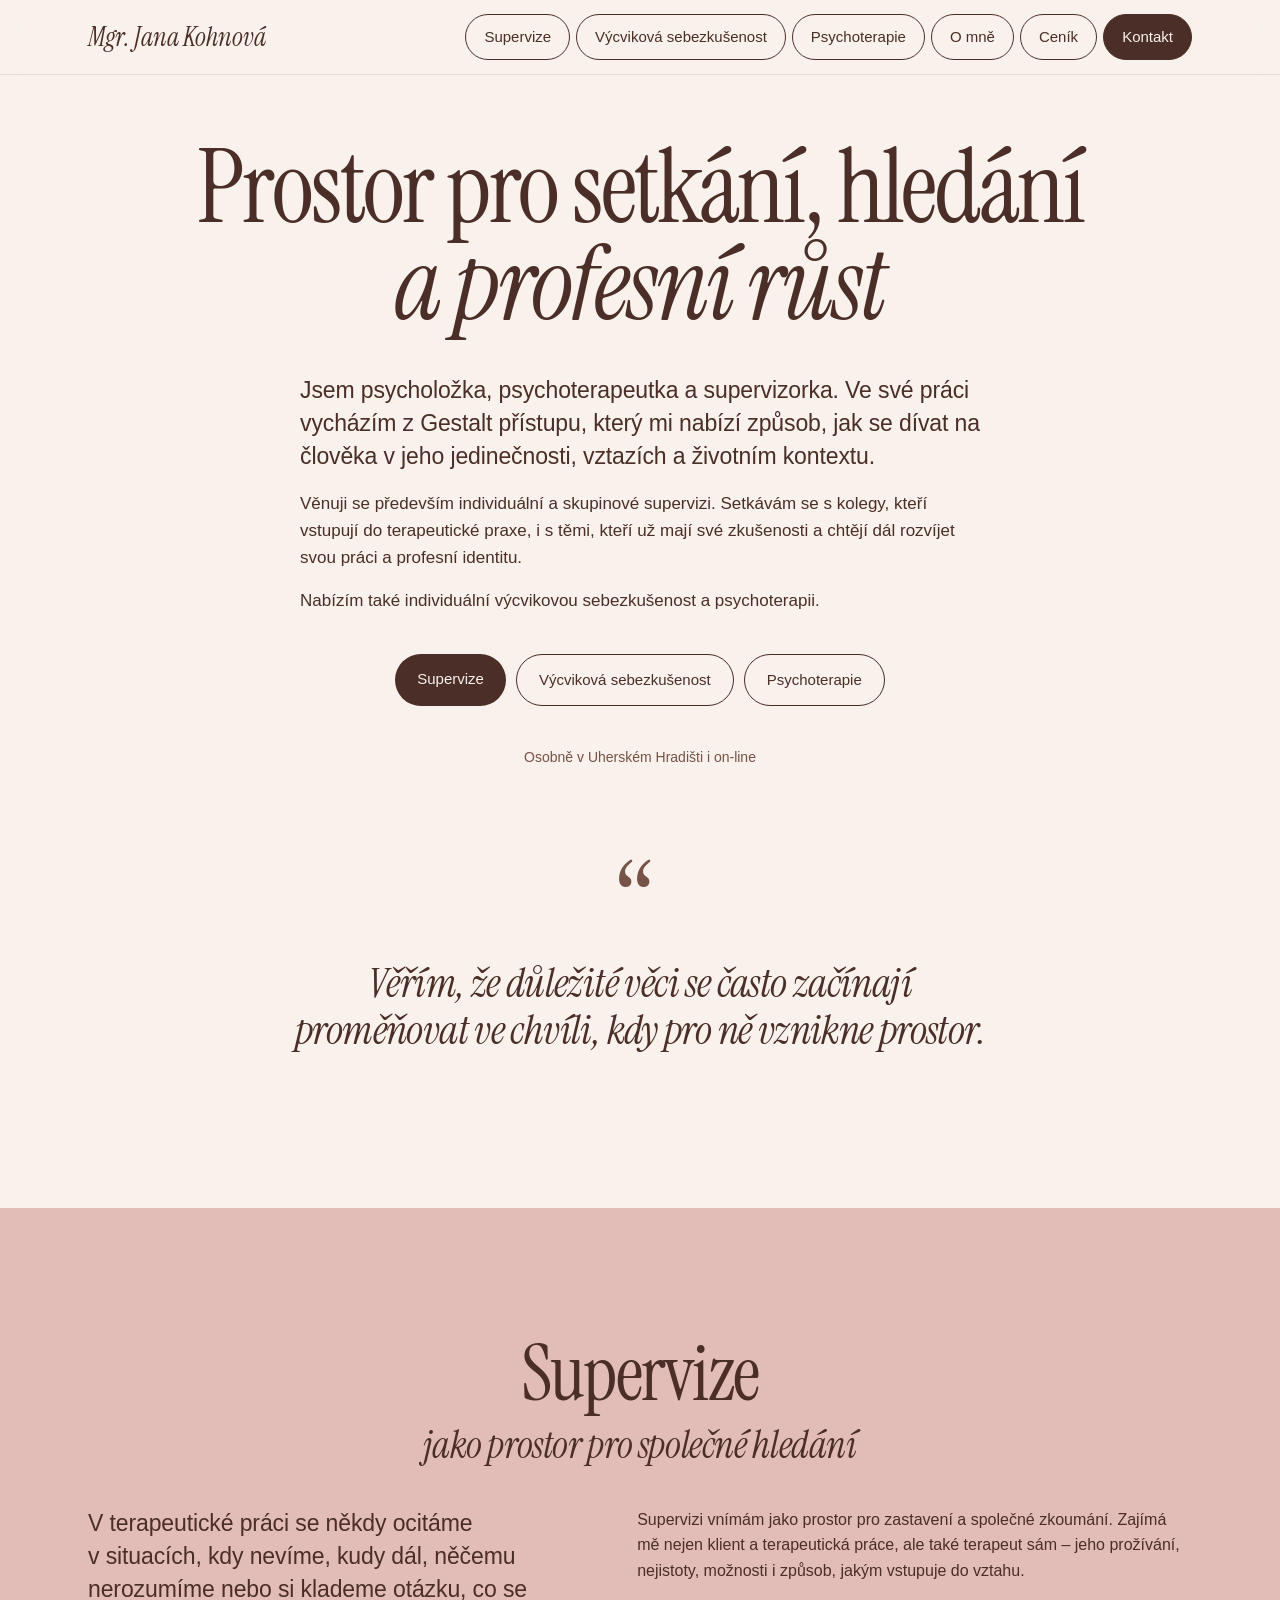
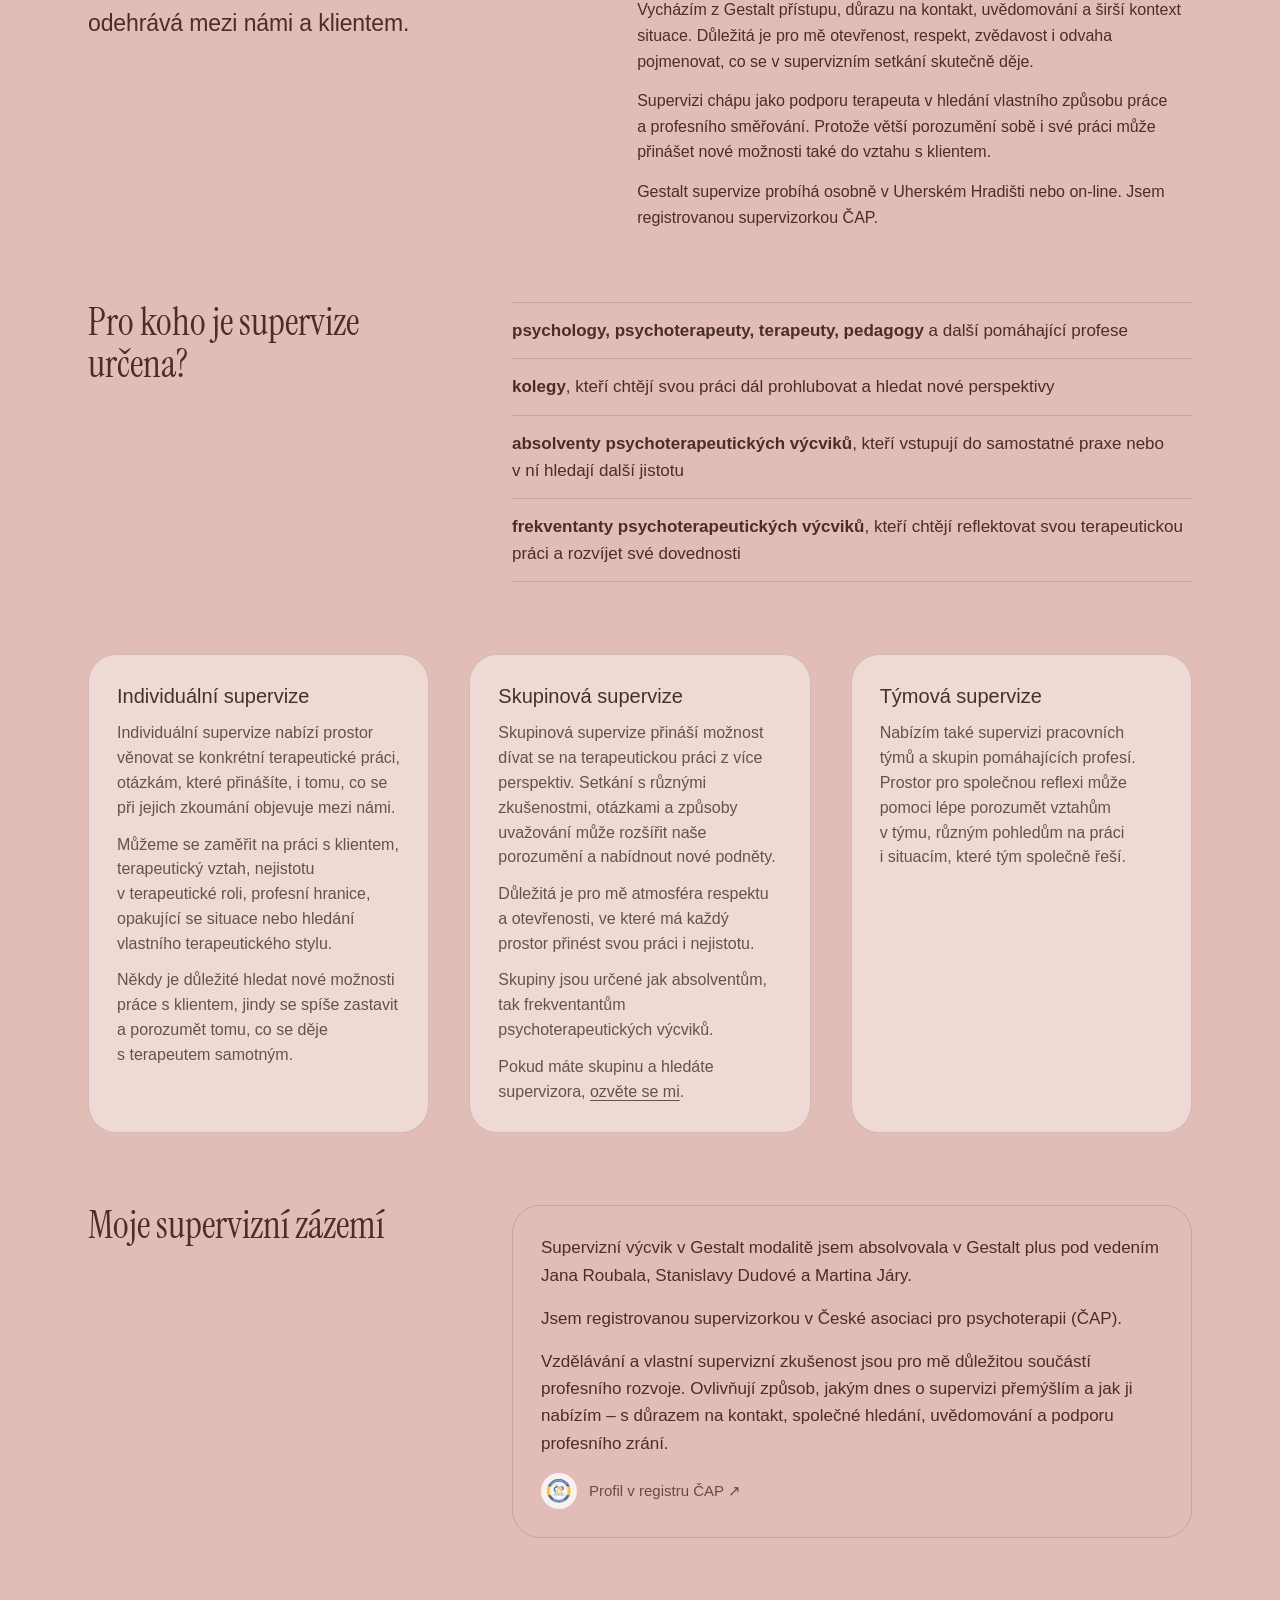
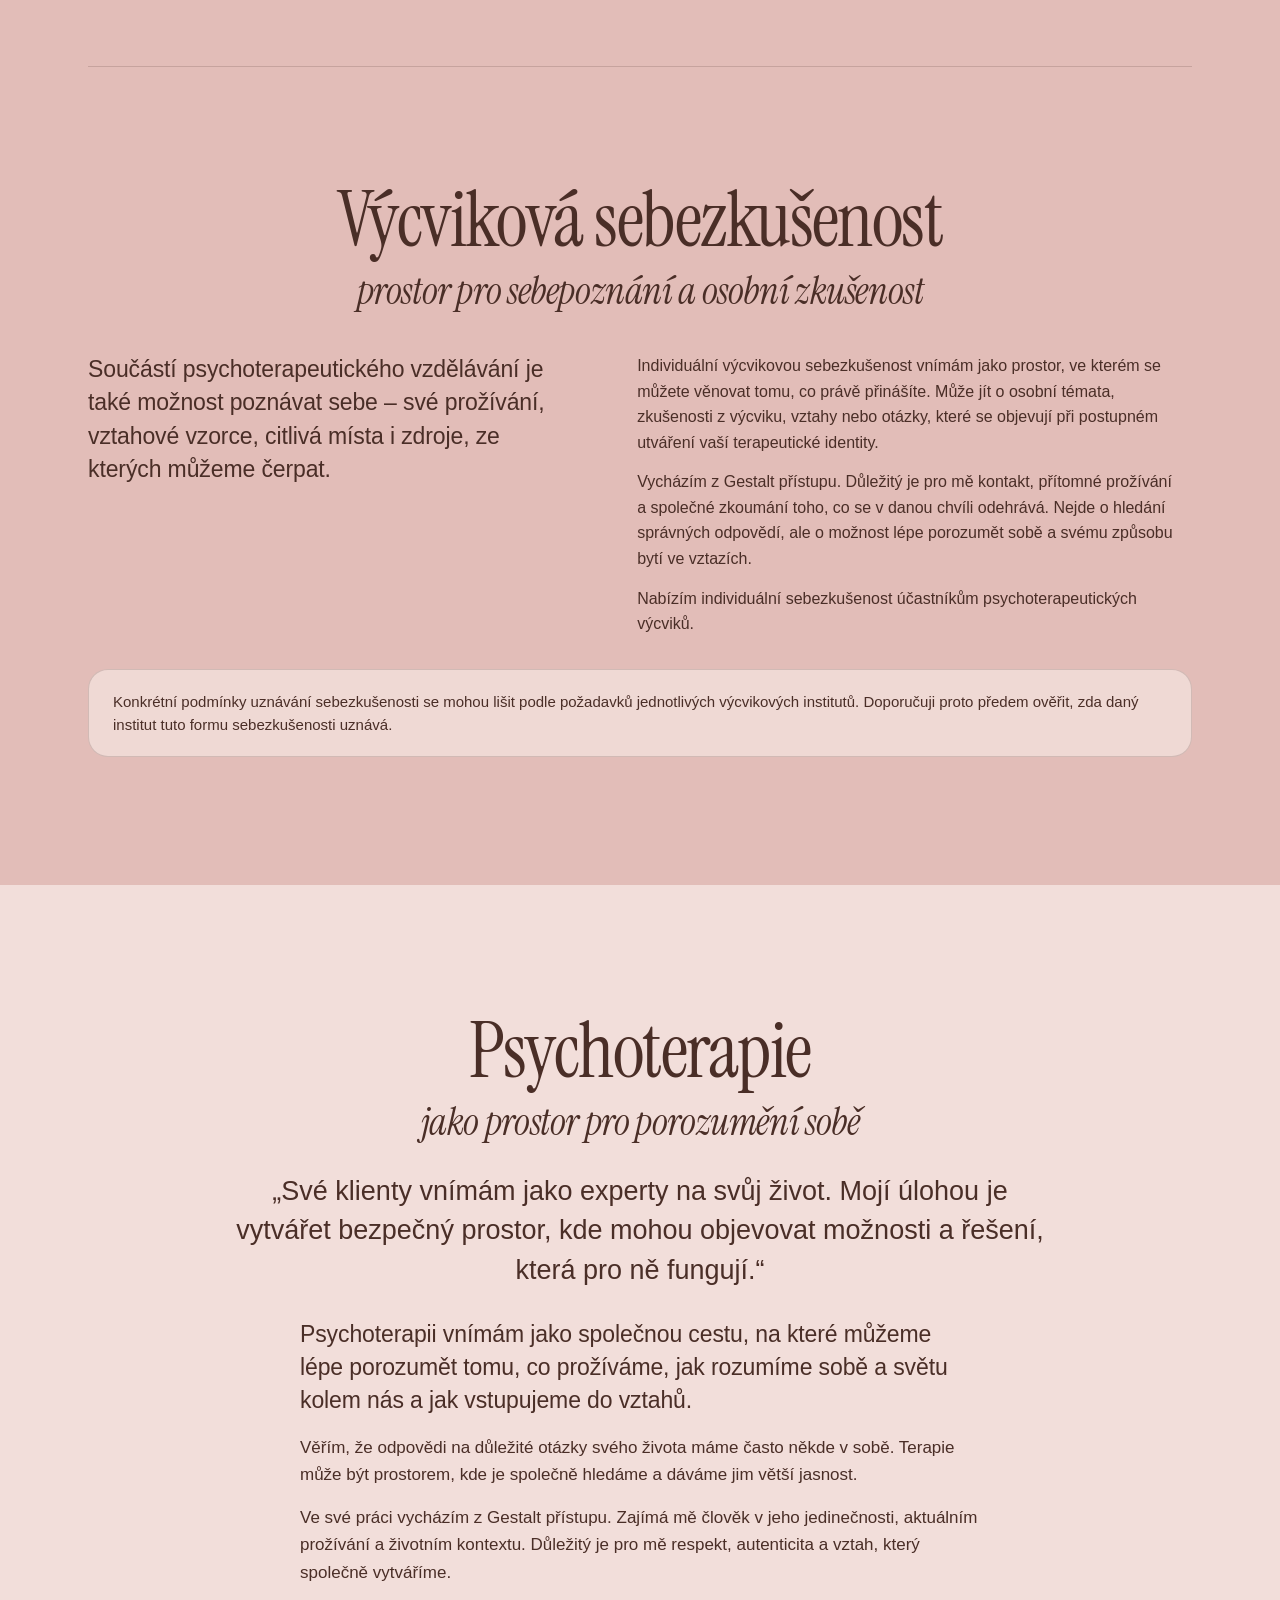
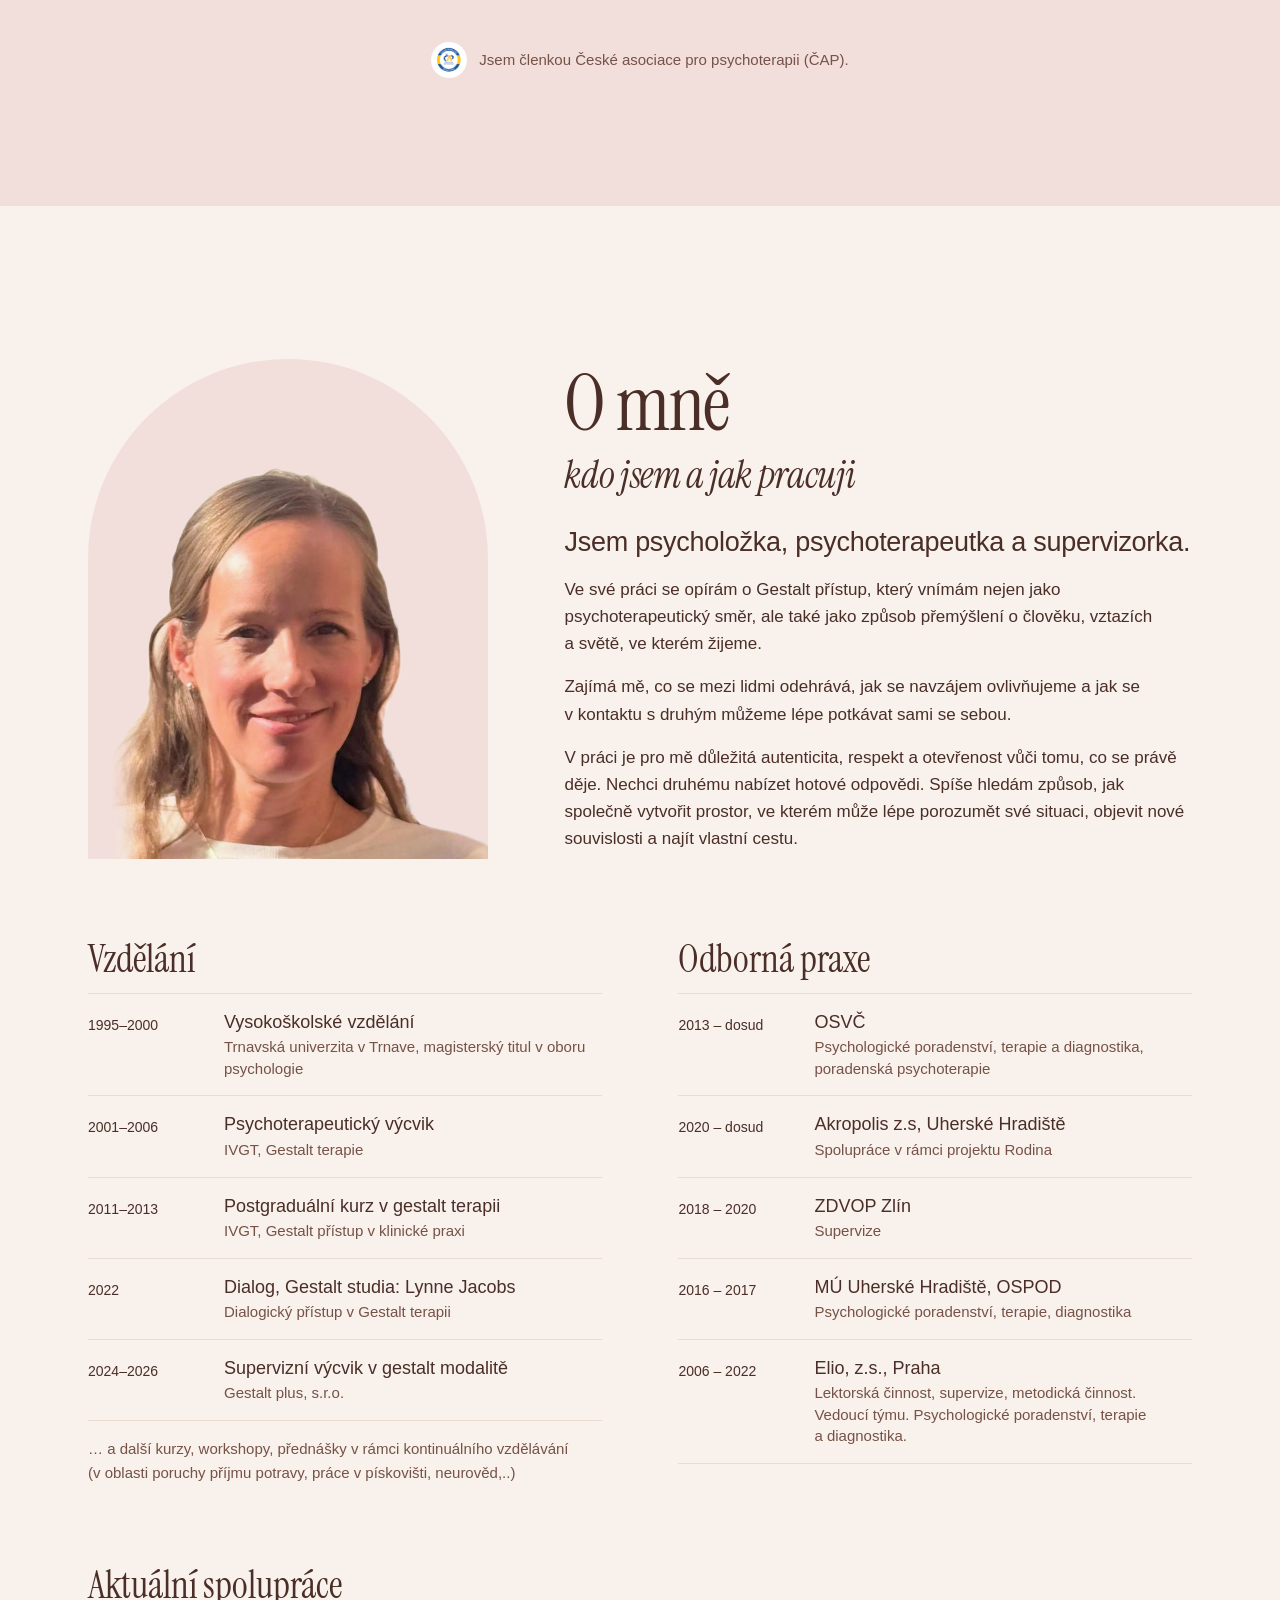
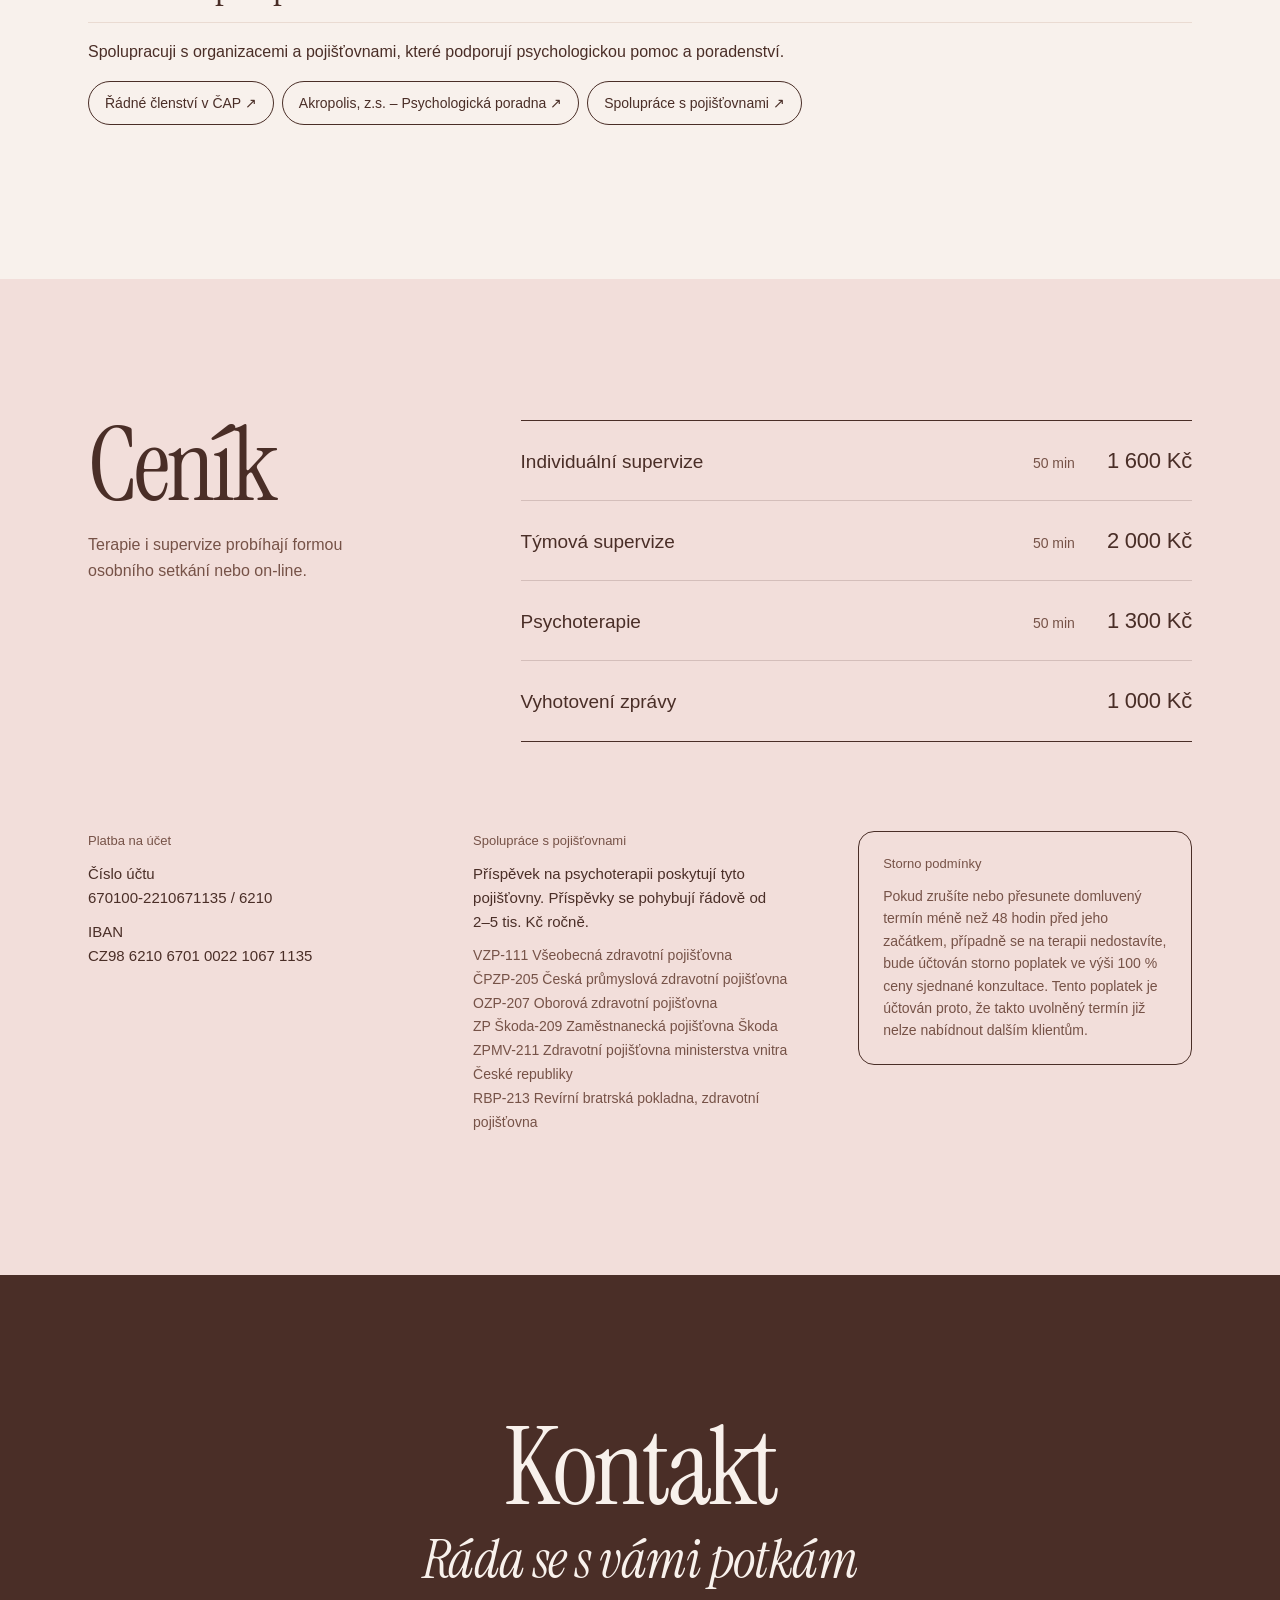
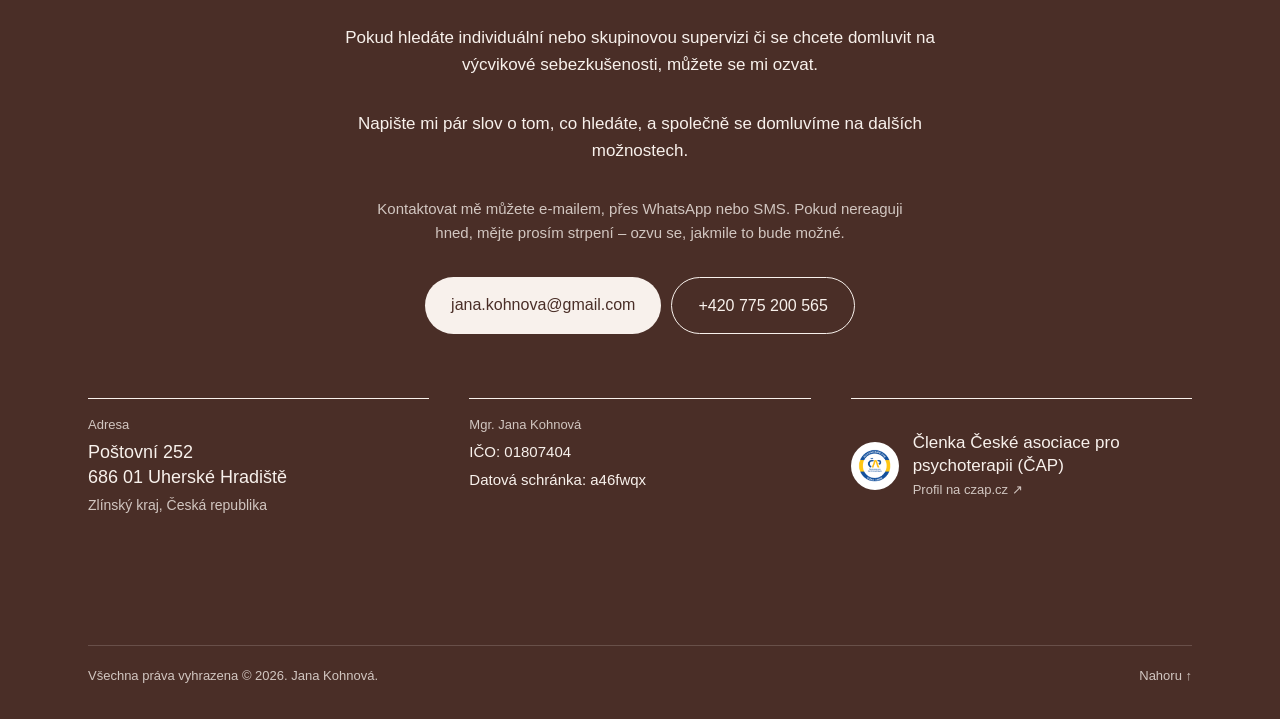
<file: index.html>
<!DOCTYPE html>
<html lang="cs">
<head>
<meta charset="utf-8">
<meta name="viewport" content="width=device-width, initial-scale=1">
<title>Gestalt supervize a výcviková sebezkušenost | Mgr. Jana Kohnová, Uherské Hradiště i on-line</title>
<meta name="description" content="Mgr. Jana Kohnová – registrovaná supervizorka ČAP a gestalt psychoterapeutka. Individuální, skupinová a týmová supervize, výcviková sebezkušenost pro frekventanty psychoterapeutických výcviků a psychoterapie. Osobně v Uherském Hradišti i on-line.">
<link rel="canonical" href="https://janakohnova.cz/">
<link rel="icon" type="image/svg+xml" href="favicon.svg">
<link rel="icon" type="image/png" sizes="32x32" href="favicon-32.png">
<link rel="apple-touch-icon" href="apple-touch-icon.png">
<meta name="theme-color" content="#F8F1EC">
<meta property="og:type" content="website">
<meta property="og:url" content="https://janakohnova.cz/">
<meta property="og:title" content="Gestalt supervize a výcviková sebezkušenost | Mgr. Jana Kohnová">
<meta property="og:description" content="Prostor pro setkání, hledání a profesní růst. Individuální, skupinová a týmová supervize, výcviková sebezkušenost a psychoterapie v Gestalt přístupu.">
<meta property="og:image" content="https://janakohnova.cz/jana.jpg">
<meta property="og:locale" content="cs_CZ">
<script type="application/ld+json">{"@context":"https://schema.org","@type":"Person","name":"Mgr. Jana Kohnová","jobTitle":"Supervizorka a gestalt psychoterapeutka","knowsAbout":["supervize","gestalt supervize","výcviková sebezkušenost","gestalt terapie","psychoterapie"],"areaServed":[{"@type":"City","name":"Uherské Hradiště"},{"@type":"Country","name":"Česká republika"}],"url":"https://janakohnova.cz/","image":"https://janakohnova.cz/jana.jpg","email":"mailto:jana.kohnova@gmail.com","telephone":"+420775200565","address":{"@type":"PostalAddress","streetAddress":"Poštovní 252","postalCode":"686 01","addressLocality":"Uherské Hradiště","addressCountry":"CZ"},"memberOf":{"@type":"Organization","name":"Česká asociace pro psychoterapii (ČAP)","url":"https://czap.cz/"}}</script>
<link rel="preload" href="fonts/instrument-serif-latin-400-normal.woff2" as="font" type="font/woff2" crossorigin>
<style>
@font-face{font-family:'Instrument Serif';font-style:normal;font-weight:400;font-display:swap;src:url(fonts/instrument-serif-latin-ext-400-normal.woff2) format('woff2');unicode-range:U+0100-02BA,U+02BD-02C5,U+02C7-02CC,U+02CE-02D7,U+02DD-02FF,U+0304,U+0308,U+0329,U+1D00-1DBF,U+1E00-1E9F,U+1EF2-1EFF,U+2020,U+20A0-20AB,U+20AD-20C0,U+2113,U+2C60-2C7F,U+A720-A7FF}
@font-face{font-family:'Instrument Serif';font-style:normal;font-weight:400;font-display:swap;src:url(fonts/instrument-serif-latin-400-normal.woff2) format('woff2');unicode-range:U+0000-00FF,U+0131,U+0152-0153,U+02BB-02BC,U+02C6,U+02DA,U+02DC,U+0304,U+0308,U+0329,U+2000-206F,U+20AC,U+2122,U+2191,U+2193,U+2212,U+2215,U+FEFF,U+FFFD}
@font-face{font-family:'Instrument Serif';font-style:italic;font-weight:400;font-display:swap;src:url(fonts/instrument-serif-latin-ext-400-italic.woff2) format('woff2');unicode-range:U+0100-02BA,U+02BD-02C5,U+02C7-02CC,U+02CE-02D7,U+02DD-02FF,U+0304,U+0308,U+0329,U+1D00-1DBF,U+1E00-1E9F,U+1EF2-1EFF,U+2020,U+20A0-20AB,U+20AD-20C0,U+2113,U+2C60-2C7F,U+A720-A7FF}
@font-face{font-family:'Instrument Serif';font-style:italic;font-weight:400;font-display:swap;src:url(fonts/instrument-serif-latin-400-italic.woff2) format('woff2');unicode-range:U+0000-00FF,U+0131,U+0152-0153,U+02BB-02BC,U+02C6,U+02DA,U+02DC,U+0304,U+0308,U+0329,U+2000-206F,U+20AC,U+2122,U+2191,U+2193,U+2212,U+2215,U+FEFF,U+FFFD}
:root{--bg:#F8F1EC;--ink:#4A2E27;--muted:#765247;--line:#EADBD2;--surface:#F2DEDA;--band:#E2BDB8;--bandInk:#4A2E27;--bandLine:rgba(74,46,39,.18);--bandCard:rgba(255,250,247,.45)}
*{box-sizing:border-box;min-width:0}
html{scroll-behavior:smooth;scroll-padding-top:84px}
body{margin:0;background:var(--bg);color:var(--ink);overflow-x:clip}
a{color:inherit;text-decoration:none}a:hover{opacity:.65}
a:focus-visible{outline:2px solid currentColor;outline-offset:3px}
img{max-width:100%}
@media (prefers-reduced-motion: reduce){html{scroll-behavior:auto}}
</style>
</head>
<body>
<div style="width: 100%; min-height: 100vh; background: var(--bg); color: var(--ink); font-family: 'Helvetica Neue', Helvetica, Arial, sans-serif; font-size: 17px; line-height: 1.6">
    <header style="position: sticky; top: 0; z-index: 50; background: color-mix(in srgb, var(--bg) 86%, transparent); -webkit-backdrop-filter: blur(14px); backdrop-filter: blur(14px); border-bottom: 1px solid var(--line)">
    <nav style="max-width: 1200px; margin: 0 auto; padding: 14px clamp(20px, 4vw, 48px); display: flex; flex-wrap: wrap; justify-content: space-between; align-items: center; gap: 10px 16px">
      <a href="#" style="font-family: 'Instrument Serif', serif; font-style: italic; font-size: 26px; line-height: 1">Mgr. Jana Kohnová</a>
      <div style="display: flex; flex-wrap: nowrap; gap: 6px; font-size: 15px; overflow-x: auto; scrollbar-width: none; max-width: 100%; white-space: nowrap">
        <a href="#supervize" style="flex: none; padding: 10px 18px; border-radius: 999px; border: 1px solid var(--ink)">Supervize</a>
        <a href="#sebezkusenost" style="flex: none; padding: 10px 18px; border-radius: 999px; border: 1px solid var(--ink)">Výcviková sebezkušenost</a>
        <a href="#terapie" style="flex: none; padding: 10px 18px; border-radius: 999px; border: 1px solid var(--ink)">Psychoterapie</a>
        <a href="#omne" style="flex: none; padding: 10px 18px; border-radius: 999px; border: 1px solid var(--ink)">O mně</a>
        <a href="#cenik" style="flex: none; padding: 10px 18px; border-radius: 999px; border: 1px solid var(--ink)">Ceník</a>
        <a href="#kontakt" style="flex: none; padding: 10px 18px; border-radius: 999px; background: var(--ink); color: var(--bg); border: 1px solid var(--ink)">Kontakt</a>
      </div>
    </nav>
  </header>

<div style="max-width: 1200px; margin: 0 auto; padding: 0 clamp(20px, 4vw, 48px)">


    <header style="padding: clamp(40px, 5vw, 72px) 0 clamp(72px, 9vw, 120px); display: flex; flex-direction: column; align-items: center; gap: 40px">
    <div style="text-align: center; display: flex; flex-direction: column; align-items: center; gap: 28px">
      <h1 style="margin: 0; max-width: 1000px; font-family: 'Instrument Serif', serif; font-weight: 400; font-size: clamp(48px, 8vw, 108px); line-height: 0.95; letter-spacing: -0.025em">Prostor pro setkání, hledání <em>a&nbsp;profesní růst</em></h1>
    </div>
    <div style="max-width: 680px; display: flex; flex-direction: column; gap: 16px">
        <p style="margin: 0; font-size: clamp(19px, 1.9vw, 23px); line-height: 1.45; letter-spacing: -0.005em">Jsem psycholožka, psychoterapeutka a&nbsp;supervizorka. Ve své práci vycházím z&nbsp;Gestalt přístupu, který mi nabízí způsob, jak se dívat na člověka v&nbsp;jeho jedinečnosti, vztazích a&nbsp;životním kontextu.</p>
        <p style="margin: 0">Věnuji se především individuální a&nbsp;skupinové supervizi. Setkávám se s&nbsp;kolegy, kteří vstupují do terapeutické praxe, i&nbsp;s&nbsp;těmi, kteří už mají své zkušenosti a&nbsp;chtějí dál rozvíjet svou práci a&nbsp;profesní identitu.</p>
        <p style="margin: 0; font-weight: 500">Nabízím také individuální výcvikovou sebezkušenost a&nbsp;psychoterapii.</p>
    </div>
    <div style="display: flex; flex-wrap: wrap; justify-content: center; gap: 10px; font-size: 15px">
      <a href="#supervize" style="padding: 13px 22px; border-radius: 999px; background: var(--ink); color: var(--bg)">Supervize</a>
      <a href="#sebezkusenost" style="padding: 13px 22px; border-radius: 999px; border: 1px solid var(--ink)">Výcviková sebezkušenost</a>
      <a href="#terapie" style="padding: 13px 22px; border-radius: 999px; border: 1px solid var(--ink)">Psychoterapie</a>
    </div>
    <p style="margin: 0; font-size: 14px; color: var(--muted)">Osobně v&nbsp;Uherském Hradišti i&nbsp;on-line</p>
  </header>
</div>

    <section aria-label="Citát" style="background: transparent">
    <div style="max-width: 1100px; margin: 0 auto; padding: 0 clamp(20px, 4vw, 48px) clamp(104px, 12vw, 168px); display: flex; flex-direction: column; align-items: center; gap: 28px; text-align: center">
      <span aria-hidden="true" style="font-family: 'Instrument Serif', serif; font-size: 120px; line-height: 0.5; height: 48px; color: var(--muted)">“</span>
      <blockquote style="margin: 0; font-family: 'Instrument Serif', serif; font-style: italic; font-weight: 400; font-size: clamp(28px, 3.2vw, 44px); line-height: 1.15; letter-spacing: -0.015em; text-wrap: balance">Věřím, že důležité věci se často začínají proměňovat ve chvíli, kdy pro ně vznikne prostor.</blockquote>
      
    </div>
  </section>

    <section id="supervize" style="background: var(--band); color: var(--bandInk)">
    <div style="max-width: 1200px; margin: 0 auto; padding: clamp(88px, 10vw, 144px) clamp(20px, 4vw, 48px); display: flex; flex-direction: column; gap: 72px">
      <div style="display: flex; flex-direction: column; align-items: center; gap: 40px">
        <h2 style="margin: 0; font-family: 'Instrument Serif', serif; font-weight: 400; font-size: clamp(44px, 6vw, 80px); line-height: 1; letter-spacing: -0.02em; text-align: center">Supervize<em style="display: block; margin-top: 10px; font-size: 0.5em; line-height: 1.15; letter-spacing: -0.01em">jako prostor pro společné hledání</em></h2>
        <div style="width: 100%; display: flex; flex-wrap: wrap; gap: 24px clamp(40px, 6vw, 96px); align-items: flex-start">
          <div style="flex: 1 1 360px"><p style="margin: 0; font-size: clamp(19px, 1.9vw, 23px); line-height: 1.45; letter-spacing: -0.005em">V&nbsp;terapeutické práci se někdy ocitáme v&nbsp;situacích, kdy nevíme, kudy dál, něčemu nerozumíme nebo si klademe otázku, co se odehrává mezi námi a&nbsp;klientem.</p></div>
          <div style="flex: 1.2 1 420px; display: flex; flex-direction: column; gap: 14px">
            <p style="margin: 0; font-size: 16px; line-height: 1.6">Supervizi vnímám jako prostor pro zastavení a&nbsp;společné zkoumání. Zajímá mě nejen klient a&nbsp;terapeutická práce, ale také terapeut sám – jeho prožívání, nejistoty, možnosti i&nbsp;způsob, jakým vstupuje do vztahu.</p>
            <p style="margin: 0; font-size: 16px; line-height: 1.6">Vycházím z&nbsp;Gestalt přístupu, důrazu na kontakt, uvědomování a&nbsp;širší kontext situace. Důležitá je pro mě otevřenost, respekt, zvědavost i&nbsp;odvaha pojmenovat, co se v&nbsp;supervizním setkání skutečně děje.</p>
            <p style="margin: 0; font-size: 16px; line-height: 1.6">Supervizi chápu jako podporu terapeuta v&nbsp;hledání vlastního způsobu práce a&nbsp;profesního směřování. Protože větší porozumění sobě i&nbsp;své práci může přinášet nové možnosti také do vztahu s&nbsp;klientem.</p>
            <p style="margin: 0; font-size: 16px; line-height: 1.6; font-weight: 500">Gestalt supervize probíhá osobně v&nbsp;Uherském Hradišti nebo on-line. Jsem registrovanou supervizorkou ČAP.</p>
          </div>
        </div>
      </div>
      <div style="display: flex; flex-wrap: wrap; gap: 24px 64px">
        <div style="flex: 1 1 280px; display: flex; flex-direction: column; gap: 8px">
          <h3 style="margin: 0; font-family: 'Instrument Serif', serif; font-weight: 400; font-size: clamp(30px, 3vw, 38px); line-height: 1.1">Pro koho je supervize určena?</h3>
          
        </div>
        <ul style="flex: 2 1 520px; margin: 0; padding: 0; list-style: none">
          <li style="padding: 14px 0; border-top: 1px solid var(--bandLine);"><strong style="font-weight: 600">psychology, psychoterapeuty, terapeuty, pedagogy</strong> a&nbsp;další pomáhající profese</li>
          <li style="padding: 14px 0; border-top: 1px solid var(--bandLine);"><strong style="font-weight: 600">kolegy</strong>, kteří chtějí svou práci dál prohlubovat a&nbsp;hledat nové perspektivy</li>
          <li style="padding: 14px 0; border-top: 1px solid var(--bandLine);"><strong style="font-weight: 600">absolventy psychoterapeutických výcviků</strong>, kteří vstupují do samostatné praxe nebo v&nbsp;ní hledají další jistotu</li>
          <li style="padding: 14px 0; border-top: 1px solid var(--bandLine); border-bottom: 1px solid var(--bandLine);"><strong style="font-weight: 600">frekventanty psychoterapeutických výcviků</strong>, kteří chtějí reflektovat svou terapeutickou práci a&nbsp;rozvíjet své dovednosti</li>
        </ul>
      </div>
      <div style="display: grid; grid-template-columns: repeat(auto-fit, minmax(280px, 1fr)); gap: 40px">
          <div style="padding: 28px; background: var(--bandCard); border: 1px solid var(--bandLine); border-radius: 28px; display: flex; flex-direction: column; gap: 12px">
            <h4 style="margin: 0; font-size: 20px; font-weight: 500; line-height: 1.3">Individuální supervize</h4>
            <p style="margin: 0; font-size: 16px; line-height: 1.55; opacity: 0.8">Individuální supervize nabízí prostor věnovat se konkrétní terapeutické práci, otázkám, které přinášíte, i&nbsp;tomu, co se při jejich zkoumání objevuje mezi námi.</p>
            <p style="margin: 0; font-size: 16px; line-height: 1.55; opacity: 0.8">Můžeme se zaměřit na práci s&nbsp;klientem, terapeutický vztah, nejistotu v&nbsp;terapeutické roli, profesní hranice, opakující se situace nebo hledání vlastního terapeutického stylu.</p>
            <p style="margin: 0; font-size: 16px; line-height: 1.55; opacity: 0.8">Někdy je důležité hledat nové možnosti práce s&nbsp;klientem, jindy se spíše zastavit a&nbsp;porozumět tomu, co se děje s&nbsp;terapeutem samotným.</p>
          </div>
          <div style="padding: 28px; background: var(--bandCard); border: 1px solid var(--bandLine); border-radius: 28px; display: flex; flex-direction: column; gap: 12px">
            <h4 style="margin: 0; font-size: 20px; font-weight: 500; line-height: 1.3">Skupinová supervize</h4>
            <p style="margin: 0; font-size: 16px; line-height: 1.55; opacity: 0.8">Skupinová supervize přináší možnost dívat se na terapeutickou práci z&nbsp;více perspektiv. Setkání s&nbsp;různými zkušenostmi, otázkami a&nbsp;způsoby uvažování může rozšířit naše porozumění a&nbsp;nabídnout nové podněty.</p>
            <p style="margin: 0; font-size: 16px; line-height: 1.55; opacity: 0.8">Důležitá je pro mě atmosféra respektu a&nbsp;otevřenosti, ve které má každý prostor přinést svou práci i&nbsp;nejistotu.</p>
            <p style="margin: 0; font-size: 16px; line-height: 1.55; opacity: 0.8">Skupiny jsou určené jak absolventům, tak frekventantům psychoterapeutických výcviků.</p>
            <p style="margin: 0; font-size: 16px; line-height: 1.55; opacity: 0.8">Pokud máte skupinu a&nbsp;hledáte supervizora, <a href="#kontakt" style="text-decoration: underline; text-underline-offset: 3px">ozvěte se mi</a>.</p>
          </div>
          <div style="padding: 28px; background: var(--bandCard); border: 1px solid var(--bandLine); border-radius: 28px; display: flex; flex-direction: column; gap: 12px">
            <h4 style="margin: 0; font-size: 20px; font-weight: 500; line-height: 1.3">Týmová supervize</h4>
            <p style="margin: 0; font-size: 16px; line-height: 1.55; opacity: 0.8">Nabízím také supervizi pracovních týmů a&nbsp;skupin pomáhajících profesí. Prostor pro společnou reflexi může pomoci lépe porozumět vztahům v&nbsp;týmu, různým pohledům na práci i&nbsp;situacím, které tým společně řeší.</p>
          </div>
      </div>
      <div style="display: flex; flex-wrap: wrap; gap: 24px 64px; align-items: flex-start">
        <h3 style="flex: 1 1 280px; margin: 0; font-family: 'Instrument Serif', serif; font-weight: 400; font-size: clamp(30px, 3vw, 38px); line-height: 1.1">Moje supervizní zázemí</h3>
        <div style="flex: 2 1 520px; display: flex; flex-direction: column; gap: 16px; padding: 28px; border: 1px solid var(--bandLine); border-radius: 28px">
        <p style="margin: 0">Supervizní výcvik v&nbsp;Gestalt modalitě jsem absolvovala v&nbsp;Gestalt plus pod vedením Jana Roubala, Stanislavy Dudové a&nbsp;Martina Járy.</p>
        <p style="margin: 0">Jsem registrovanou supervizorkou v&nbsp;České asociaci pro psychoterapii (ČAP).</p>
        <p style="margin: 0">Vzdělávání a&nbsp;vlastní supervizní zkušenost jsou pro mě důležitou součástí profesního rozvoje. Ovlivňují způsob, jakým dnes o&nbsp;supervizi přemýšlím a&nbsp;jak ji nabízím – s&nbsp;důrazem na kontakt, společné hledání, uvědomování a&nbsp;podporu profesního zrání.</p>
          <a href="https://czap.cz/Sys/PublicProfile/61043430" style="display: flex; align-items: center; gap: 12px; font-size: 15px; opacity: 0.8">
            <img src="cap.png" alt="Logo ČAP" style="width: 36px; height: 36px; border-radius: 999px; background: #FFFFFF; object-fit: contain">
            Profil v&nbsp;registru ČAP ↗
          </a>
        </div>
      </div>
    </div>
  </section>

    <div style="background: var(--band); color: var(--bandInk)">
  <div style="max-width: 1200px; margin: 0 auto; padding: 0 clamp(20px, 4vw, 48px)">
  <section id="sebezkusenost" style="padding: clamp(80px, 9vw, 128px) 0 clamp(88px, 10vw, 144px); border-top: 1px solid var(--bandLine); display: flex; flex-direction: column; align-items: center; gap: 40px">
    <h2 style="margin: 0; font-family: 'Instrument Serif', serif; font-weight: 400; font-size: clamp(44px, 6vw, 80px); line-height: 1; letter-spacing: -0.02em; text-align: center">Výcviková sebezkušenost<em style="display: block; margin-top: 10px; font-size: 0.5em; line-height: 1.15; letter-spacing: -0.01em">prostor pro sebepoznání a&nbsp;osobní zkušenost</em></h2>
    <div style="width: 100%; display: flex; flex-wrap: wrap; gap: 24px clamp(40px, 6vw, 96px); align-items: flex-start">
          <div style="flex: 1 1 360px"><p style="margin: 0; font-size: clamp(19px, 1.9vw, 23px); line-height: 1.45; letter-spacing: -0.005em">Součástí psychoterapeutického vzdělávání je také možnost poznávat sebe – své prožívání, vztahové vzorce, citlivá místa i&nbsp;zdroje, ze kterých můžeme čerpat.</p></div>
          <div style="flex: 1.2 1 420px; display: flex; flex-direction: column; gap: 14px">
          <p style="margin: 0; font-size: 16px; line-height: 1.6">Individuální výcvikovou sebezkušenost vnímám jako prostor, ve kterém se můžete věnovat tomu, co právě přinášíte. Může jít o&nbsp;osobní témata, zkušenosti z&nbsp;výcviku, vztahy nebo otázky, které se objevují při postupném utváření vaší terapeutické identity.</p>
          <p style="margin: 0; font-size: 16px; line-height: 1.6">Vycházím z&nbsp;Gestalt přístupu. Důležitý je pro mě kontakt, přítomné prožívání a&nbsp;společné zkoumání toho, co se v&nbsp;danou chvíli odehrává. Nejde o&nbsp;hledání správných odpovědí, ale o&nbsp;možnost lépe porozumět sobě a&nbsp;svému způsobu bytí ve vztazích.</p>
          <p style="margin: 0; font-size: 16px; line-height: 1.6; font-weight: 500">Nabízím individuální sebezkušenost účastníkům psychoterapeutických výcviků.</p>
          </div>
      <p style="flex: 1 1 100%; margin: 8px 0 0; padding: 20px 24px; background: var(--bandCard); border: 1px solid var(--bandLine); border-radius: 20px; font-size: 15px; line-height: 1.55">Konkrétní podmínky uznávání sebezkušenosti se mohou lišit podle požadavků jednotlivých výcvikových institutů. Doporučuji proto předem ověřit, zda daný institut tuto formu sebezkušenosti uznává.</p>
        </div>
  </section>
  </div>
  </div>


    <div style="background: var(--surface)">
  <div style="max-width: 1200px; margin: 0 auto; padding: 0 clamp(20px, 4vw, 48px)">
    <section id="terapie" style="display: flex; flex-direction: column; gap: 56px; padding: clamp(88px, 10vw, 144px) 0">
    <div style="display: flex; flex-direction: column; align-items: center; text-align: center; gap: 28px">
      <h2 style="margin: 0; font-family: 'Instrument Serif', serif; font-weight: 400; font-size: clamp(44px, 6vw, 80px); line-height: 1; letter-spacing: -0.02em">Psychoterapie<em style="display: block; margin-top: 10px; font-size: 0.5em; line-height: 1.15; letter-spacing: -0.01em">jako prostor pro porozumění sobě</em></h2>
      <blockquote style="margin: 0; max-width: 820px; font-family: 'Helvetica Neue', Helvetica, Arial, sans-serif; font-size: clamp(21px, 2.4vw, 27px); line-height: 1.45">„Své klienty vnímám jako experty na svůj život. Mojí úlohou je vytvářet bezpečný prostor, kde mohou objevovat možnosti a&nbsp;řešení, která pro ně fungují.“</blockquote>
      <div style="max-width: 680px; display: flex; flex-direction: column; gap: 16px; text-align: left">
        <p style="margin: 0; font-size: clamp(19px, 1.9vw, 23px); line-height: 1.45; letter-spacing: -0.005em">Psychoterapii vnímám jako společnou cestu, na které můžeme lépe porozumět tomu, co prožíváme, jak rozumíme sobě a&nbsp;světu kolem nás a&nbsp;jak vstupujeme do vztahů.</p>
        <p style="margin: 0">Věřím, že odpovědi na důležité otázky svého života máme často někde v&nbsp;sobě. Terapie může být prostorem, kde je společně hledáme a&nbsp;dáváme jim větší jasnost.</p>
        <p style="margin: 0">Ve své práci vycházím z&nbsp;Gestalt přístupu. Zajímá mě člověk v&nbsp;jeho jedinečnosti, aktuálním prožívání a&nbsp;životním kontextu. Důležitý je pro mě respekt, autenticita a&nbsp;vztah, který společně vytváříme.</p>
      </div>
    </div>
    <a href="https://czap.cz/Sys/PublicProfile/61043430" style="align-self: center; display: flex; align-items: center; gap: 12px; font-size: 15px; color: var(--muted)">
      <img src="cap.png" alt="Logo ČAP" style="width: 36px; height: 36px; border-radius: 999px; background: #FFFFFF; object-fit: contain">
      Jsem členkou České asociace pro psychoterapii (ČAP).
    </a>
  </section>
  </div>
  </div>

<div style="max-width: 1200px; margin: 0 auto; padding: 0 clamp(20px, 4vw, 48px)">

    <section id="omne" style="padding: clamp(104px, 12vw, 168px) 0; display: flex; flex-direction: column; gap: 80px">
    <div style="display: flex; flex-wrap: wrap; gap: 48px clamp(40px, 6vw, 96px); align-items: center">
      <img src="jana.jpg" alt="Mgr. Jana Kohnová, supervizorka a gestalt psychoterapeutka" style="flex: 1 1 280px; max-width: 400px; width: 100%; aspect-ratio: 4 / 5; object-fit: cover; border-radius: 200px 200px 0 0">
      <div style="flex: 1.4 1 460px; display: flex; flex-direction: column; gap: 28px">
        <h2 style="margin: 0; font-family: 'Instrument Serif', serif; font-weight: 400; font-size: clamp(44px, 6vw, 80px); line-height: 1; letter-spacing: -0.02em">O&nbsp;mně<em style="display: block; margin-top: 10px; font-size: 0.5em; line-height: 1.15; letter-spacing: -0.01em">kdo jsem a&nbsp;jak pracuji</em></h2>
        <div style="display: flex; flex-direction: column; gap: 16px">
          <p style="margin: 0; font-size: clamp(22px, 2.2vw, 27px); line-height: 1.3; font-weight: 500; letter-spacing: -0.01em">Jsem psycholožka, psychoterapeutka a&nbsp;supervizorka.</p>
          <p style="margin: 0">Ve své práci se opírám o&nbsp;Gestalt přístup, který vnímám nejen jako psychoterapeutický směr, ale také jako způsob přemýšlení o&nbsp;člověku, vztazích a&nbsp;světě, ve kterém žijeme.</p>
          <p style="margin: 0">Zajímá mě, co se mezi lidmi odehrává, jak se navzájem ovlivňujeme a&nbsp;jak se v&nbsp;kontaktu s&nbsp;druhým můžeme lépe potkávat sami se sebou.</p>
          <p style="margin: 0">V&nbsp;práci je pro mě důležitá autenticita, respekt a&nbsp;otevřenost vůči tomu, co se právě děje. Nechci druhému nabízet hotové odpovědi. Spíše hledám způsob, jak společně vytvořit prostor, ve kterém může lépe porozumět své situaci, objevit nové souvislosti a&nbsp;najít vlastní cestu.</p>

        </div>
      </div>
    </div>
    <div style="display: grid; grid-template-columns: repeat(auto-fit, minmax(340px, 1fr)); gap: 56px clamp(40px, 6vw, 96px)">
      <div style="display: flex; flex-direction: column; gap: 12px">
        <h3 style="margin: 0; font-family: 'Instrument Serif', serif; font-weight: 400; font-size: clamp(30px, 3vw, 38px); line-height: 1.1">Vzdělání</h3>
        <ul style="margin: 0; padding: 0; list-style: none">
          <li style="display: grid; grid-template-columns: 116px minmax(0, 1fr); gap: 4px 20px; padding: 16px 0; border-top: 1px solid var(--line);">
            <span style="font-size: 14px; font-weight: 500; padding-top: 4px; white-space: nowrap">1995–2000</span>
            <span style="display: flex; flex-direction: column; gap: 2px"><span style="font-family: 'Helvetica Neue', Helvetica, Arial, sans-serif; font-size: 18px; font-weight: 500; line-height: 1.35">Vysokoškolské vzdělání</span><span style="font-size: 15px; line-height: 1.45; color: var(--muted)">Trnavská univerzita v&nbsp;Trnave, magisterský titul v&nbsp;oboru psychologie</span></span>
          </li>
          <li style="display: grid; grid-template-columns: 116px minmax(0, 1fr); gap: 4px 20px; padding: 16px 0; border-top: 1px solid var(--line);">
            <span style="font-size: 14px; font-weight: 500; padding-top: 4px; white-space: nowrap">2001–2006</span>
            <span style="display: flex; flex-direction: column; gap: 2px"><span style="font-family: 'Helvetica Neue', Helvetica, Arial, sans-serif; font-size: 18px; font-weight: 500; line-height: 1.35">Psychoterapeutický výcvik</span><span style="font-size: 15px; line-height: 1.45; color: var(--muted)">IVGT, Gestalt terapie</span></span>
          </li>
          <li style="display: grid; grid-template-columns: 116px minmax(0, 1fr); gap: 4px 20px; padding: 16px 0; border-top: 1px solid var(--line);">
            <span style="font-size: 14px; font-weight: 500; padding-top: 4px; white-space: nowrap">2011–2013</span>
            <span style="display: flex; flex-direction: column; gap: 2px"><span style="font-family: 'Helvetica Neue', Helvetica, Arial, sans-serif; font-size: 18px; font-weight: 500; line-height: 1.35">Postgraduální kurz v&nbsp;gestalt terapii</span><span style="font-size: 15px; line-height: 1.45; color: var(--muted)">IVGT, Gestalt přístup v&nbsp;klinické praxi</span></span>
          </li>
          <li style="display: grid; grid-template-columns: 116px minmax(0, 1fr); gap: 4px 20px; padding: 16px 0; border-top: 1px solid var(--line);">
            <span style="font-size: 14px; font-weight: 500; padding-top: 4px; white-space: nowrap">2022</span>
            <span style="display: flex; flex-direction: column; gap: 2px"><span style="font-family: 'Helvetica Neue', Helvetica, Arial, sans-serif; font-size: 18px; font-weight: 500; line-height: 1.35">Dialog, Gestalt studia: Lynne Jacobs</span><span style="font-size: 15px; line-height: 1.45; color: var(--muted)">Dialogický přístup v&nbsp;Gestalt terapii</span></span>
          </li>
          <li style="display: grid; grid-template-columns: 116px minmax(0, 1fr); gap: 4px 20px; padding: 16px 0; border-top: 1px solid var(--line); border-bottom: 1px solid var(--line);">
            <span style="font-size: 14px; font-weight: 500; padding-top: 4px; white-space: nowrap">2024–2026</span>
            <span style="display: flex; flex-direction: column; gap: 2px"><span style="font-family: 'Helvetica Neue', Helvetica, Arial, sans-serif; font-size: 18px; font-weight: 500; line-height: 1.35">Supervizní výcvik v&nbsp;gestalt modalitě</span><span style="font-size: 15px; line-height: 1.45; color: var(--muted)">Gestalt plus, s.r.o.</span></span>
          </li>
        </ul>
        <p style="margin: 4px 0 0; font-size: 15px; color: var(--muted)">… a další kurzy, workshopy, přednášky v&nbsp;rámci kontinuálního vzdělávání (v&nbsp;oblasti poruchy příjmu potravy, práce v&nbsp;pískovišti, neurověd,..)</p>
      </div>
      <div style="display: flex; flex-direction: column; gap: 12px">
        <h3 style="margin: 0; font-family: 'Instrument Serif', serif; font-weight: 400; font-size: clamp(30px, 3vw, 38px); line-height: 1.1">Odborná praxe</h3>
        <ul style="margin: 0; padding: 0; list-style: none">
          <li style="display: grid; grid-template-columns: 116px minmax(0, 1fr); gap: 4px 20px; padding: 16px 0; border-top: 1px solid var(--line);">
            <span style="font-size: 14px; font-weight: 500; padding-top: 4px; white-space: nowrap">2013 – dosud</span>
            <span style="display: flex; flex-direction: column; gap: 2px"><span style="font-family: 'Helvetica Neue', Helvetica, Arial, sans-serif; font-size: 18px; font-weight: 500; line-height: 1.35">OSVČ</span><span style="font-size: 15px; line-height: 1.45; color: var(--muted)">Psychologické poradenství, terapie a&nbsp;diagnostika, poradenská psychoterapie</span></span>
          </li>
          <li style="display: grid; grid-template-columns: 116px minmax(0, 1fr); gap: 4px 20px; padding: 16px 0; border-top: 1px solid var(--line);">
            <span style="font-size: 14px; font-weight: 500; padding-top: 4px; white-space: nowrap">2020 – dosud</span>
            <span style="display: flex; flex-direction: column; gap: 2px"><span style="font-family: 'Helvetica Neue', Helvetica, Arial, sans-serif; font-size: 18px; font-weight: 500; line-height: 1.35">Akropolis z.s, Uherské Hradiště</span><span style="font-size: 15px; line-height: 1.45; color: var(--muted)">Spolupráce v&nbsp;rámci projektu Rodina</span></span>
          </li>
          <li style="display: grid; grid-template-columns: 116px minmax(0, 1fr); gap: 4px 20px; padding: 16px 0; border-top: 1px solid var(--line);">
            <span style="font-size: 14px; font-weight: 500; padding-top: 4px; white-space: nowrap">2018 – 2020</span>
            <span style="display: flex; flex-direction: column; gap: 2px"><span style="font-family: 'Helvetica Neue', Helvetica, Arial, sans-serif; font-size: 18px; font-weight: 500; line-height: 1.35">ZDVOP Zlín</span><span style="font-size: 15px; line-height: 1.45; color: var(--muted)">Supervize</span></span>
          </li>
          <li style="display: grid; grid-template-columns: 116px minmax(0, 1fr); gap: 4px 20px; padding: 16px 0; border-top: 1px solid var(--line);">
            <span style="font-size: 14px; font-weight: 500; padding-top: 4px; white-space: nowrap">2016 – 2017</span>
            <span style="display: flex; flex-direction: column; gap: 2px"><span style="font-family: 'Helvetica Neue', Helvetica, Arial, sans-serif; font-size: 18px; font-weight: 500; line-height: 1.35">MÚ Uherské Hradiště, OSPOD</span><span style="font-size: 15px; line-height: 1.45; color: var(--muted)">Psychologické poradenství, terapie, diagnostika</span></span>
          </li>
          <li style="display: grid; grid-template-columns: 116px minmax(0, 1fr); gap: 4px 20px; padding: 16px 0; border-top: 1px solid var(--line); border-bottom: 1px solid var(--line);">
            <span style="font-size: 14px; font-weight: 500; padding-top: 4px; white-space: nowrap">2006 – 2022</span>
            <span style="display: flex; flex-direction: column; gap: 2px"><span style="font-family: 'Helvetica Neue', Helvetica, Arial, sans-serif; font-size: 18px; font-weight: 500; line-height: 1.35">Elio, z.s., Praha</span><span style="font-size: 15px; line-height: 1.45; color: var(--muted)">Lektorská činnost, supervize, metodická činnost. Vedoucí týmu. Psychologické poradenství, terapie a&nbsp;diagnostika.</span></span>
          </li>
        </ul>
      </div>
    </div>
    <div style="display: grid; grid-template-columns: repeat(auto-fit, minmax(340px, 1fr)); gap: 56px clamp(40px, 6vw, 96px)">
      <div style="display: flex; flex-direction: column; gap: 16px">
        <h3 style="margin: 0; font-family: 'Instrument Serif', serif; font-weight: 400; font-size: clamp(30px, 3vw, 38px); line-height: 1.1">Aktuální spolupráce</h3>
        <p style="margin: 0; padding-top: 16px; border-top: 1px solid var(--line); font-size: 16px">Spolupracuji s&nbsp;organizacemi a&nbsp;pojišťovnami, které podporují psychologickou pomoc a&nbsp;poradenství.</p>
        <div style="display: flex; flex-wrap: wrap; gap: 8px; font-size: 14px">
          <a href="https://czap.cz/Sys/PublicProfile/61043430" style="padding: 10px 16px; border: 1px solid var(--ink); border-radius: 999px">Řádné členství v&nbsp;ČAP ↗</a>
          <a href="https://www.akropolis-uh.cz/psychlogicka-poradna-pomoc-pro-deti" style="padding: 10px 16px; border: 1px solid var(--ink); border-radius: 999px">Akropolis, z.s. – Psychologická poradna ↗</a>
          <a href="https://czap.cz/spoluprace-zp" style="padding: 10px 16px; border: 1px solid var(--ink); border-radius: 999px">Spolupráce s&nbsp;pojišťovnami ↗</a>
        </div>
      </div>
    </div>
  </section>

</div>

    <div style="background: var(--surface)">
  <div style="max-width: 1200px; margin: 0 auto; padding: 0 clamp(20px, 4vw, 48px)">
    <section id="cenik" style="padding: clamp(96px, 11vw, 152px) 0; display: flex; flex-direction: column; gap: clamp(56px, 7vw, 96px)">
    <div style="display: flex; flex-wrap: wrap; gap: 32px clamp(40px, 6vw, 96px); align-items: flex-start">
      <div style="flex: 1 1 280px; display: flex; flex-direction: column; gap: 20px">
        <h2 style="margin: 0; font-family: 'Instrument Serif', serif; font-weight: 400; font-size: clamp(56px, 8vw, 112px); line-height: 0.9; letter-spacing: -0.03em">Ceník</h2>
        <p style="margin: 0; max-width: 300px; font-size: 16px; color: var(--muted)">Terapie i&#160;supervize probíhají formou osobního setkání nebo on-line.</p>
      </div>
      <ul style="flex: 2 1 520px; margin: 0; padding: 0; list-style: none">
          <li style="display: grid; grid-template-columns: minmax(0, 1fr) auto auto; align-items: baseline; gap: 8px 32px; padding: 22px 0; border-top: 1px solid var(--ink);">
            <span style="font-size: 19px">Individuální supervize</span>
            <span style="font-size: 14px; color: var(--muted); white-space: nowrap">50 min</span>
            <span style="font-size: 22px; font-weight: 500; letter-spacing: -0.01em; white-space: nowrap; min-width: 6.5ch; text-align: right">1&#160;600&#160;Kč</span>
          </li>
          <li style="display: grid; grid-template-columns: minmax(0, 1fr) auto auto; align-items: baseline; gap: 8px 32px; padding: 22px 0; border-top: 1px solid var(--bandLine);">
            <span style="font-size: 19px">Týmová supervize</span>
            <span style="font-size: 14px; color: var(--muted); white-space: nowrap">50 min</span>
            <span style="font-size: 22px; font-weight: 500; letter-spacing: -0.01em; white-space: nowrap; min-width: 6.5ch; text-align: right">2&#160;000&#160;Kč</span>
          </li>
          <li style="display: grid; grid-template-columns: minmax(0, 1fr) auto auto; align-items: baseline; gap: 8px 32px; padding: 22px 0; border-top: 1px solid var(--bandLine);">
            <span style="font-size: 19px">Psychoterapie</span>
            <span style="font-size: 14px; color: var(--muted); white-space: nowrap">50 min</span>
            <span style="font-size: 22px; font-weight: 500; letter-spacing: -0.01em; white-space: nowrap; min-width: 6.5ch; text-align: right">1&#160;300&#160;Kč</span>
          </li>
          <li style="display: grid; grid-template-columns: minmax(0, 1fr) auto auto; align-items: baseline; gap: 8px 32px; padding: 22px 0; border-top: 1px solid var(--bandLine); border-bottom: 1px solid var(--ink);">
            <span style="font-size: 19px">Vyhotovení zprávy</span>
            <span style="font-size: 14px; color: var(--muted); white-space: nowrap"></span>
            <span style="font-size: 22px; font-weight: 500; letter-spacing: -0.01em; white-space: nowrap; min-width: 6.5ch; text-align: right">1&#160;000&#160;Kč</span>
          </li>
      </ul>
    </div>

    <div style="display: grid; grid-template-columns: repeat(auto-fit, minmax(260px, 1fr)); gap: 40px clamp(32px, 4vw, 64px); font-size: 15px; line-height: 1.6">
      <div style="display: flex; flex-direction: column; gap: 10px">
        <h3 style="margin: 0; font-size: 13px; color: var(--muted); font-weight: 400">Platba na účet</h3>
        <span>Číslo účtu<br><span style="font-weight: 500">670100-2210671135&#160;/&#160;6210</span></span>
        <span>IBAN<br><span style="font-weight: 500">CZ98 6210 6701 0022 1067 1135</span></span>
      </div>
      <div style="display: flex; flex-direction: column; gap: 10px">
        <h3 style="margin: 0; font-size: 13px; color: var(--muted); font-weight: 400">Spolupráce s&#160;pojišťovnami</h3>
        <p style="margin: 0">Příspěvek na psychoterapii poskytují tyto pojišťovny. Příspěvky se pohybují řádově od 2&#8288;–&#8288;5&#160;tis.&#160;Kč ročně.</p>
        <ul style="margin: 0; padding: 0; list-style: none; font-size: 14px; line-height: 1.7; color: var(--muted)">
              <li><span style="font-weight: 500">VZP-111</span> Všeobecná zdravotní pojišťovna</li>
              <li><span style="font-weight: 500">ČPZP-205</span> Česká průmyslová zdravotní pojišťovna</li>
              <li><span style="font-weight: 500">OZP-207</span> Oborová zdravotní pojišťovna</li>
              <li><span style="font-weight: 500">ZP Škoda-209</span> Zaměstnanecká pojišťovna Škoda</li>
              <li><span style="font-weight: 500">ZPMV-211</span> Zdravotní pojišťovna ministerstva vnitra České republiky</li>
              <li><span style="font-weight: 500">RBP-213</span> Revírní bratrská pokladna, zdravotní pojišťovna</li>
        </ul>
      </div>
      <div style="display: flex; flex-direction: column; gap: 10px; align-self: start; padding: 22px 24px; border: 1px solid var(--ink); border-radius: 16px">
        <h3 style="margin: 0; font-size: 13px; color: var(--muted); font-weight: 400">Storno podmínky</h3>
        <p style="margin: 0; font-size: 14px; color: var(--muted)">Pokud zrušíte nebo přesunete domluvený termín méně než 48 hodin před jeho začátkem, případně se na terapii nedostavíte, bude účtován storno poplatek ve výši 100&#160;% ceny sjednané konzultace. Tento poplatek je účtován proto, že takto uvolněný termín již nelze nabídnout dalším klientům.</p>
      </div>
    </div>
  </section>
  </div>
  </div>


    <div style="background: var(--ink); color: var(--bg)">
  <div style="max-width: 1200px; margin: 0 auto; padding: 0 clamp(20px, 4vw, 48px)">
  <section id="kontakt" style="padding: clamp(96px, 11vw, 152px) 0 clamp(88px, 10vw, 136px); display: flex; flex-direction: column; align-items: center; text-align: center; gap: 32px">
    <h2 style="margin: 0; font-family: 'Instrument Serif', serif; font-weight: 400; font-size: clamp(56px, 8.5vw, 120px); line-height: 0.95; letter-spacing: -0.025em">Kontakt<em style="display: block; margin-top: 10px; font-size: 0.5em; line-height: 1.15; letter-spacing: -0.01em">Ráda se s&nbsp;vámi potkám</em></h2>
        <p style="margin: 0; max-width: 600px">Pokud hledáte individuální nebo skupinovou supervizi či se chcete domluvit na výcvikové sebezkušenosti, můžete se mi ozvat.</p>
    <p style="margin: 0; max-width: 600px">Napište mi pár slov o&nbsp;tom, co hledáte, a&nbsp;společně se domluvíme na dalších možnostech.</p>
    <p style="margin: 0; max-width: 560px; font-size: 15px; color: var(--bg); opacity: 0.78">Kontaktovat mě můžete e-mailem, přes WhatsApp nebo SMS. Pokud nereaguji hned, mějte prosím strpení – ozvu se, jakmile to bude možné.</p>
    <div style="display: flex; flex-wrap: wrap; justify-content: center; gap: 10px; font-size: 16px">
      <a href="mailto:jana.kohnova@gmail.com" style="padding: 15px 26px; border-radius: 999px; background: var(--bg); color: var(--ink)">jana.kohnova@gmail.com</a>
      <a href="tel:+420775200565" style="padding: 15px 26px; border-radius: 999px; border: 1px solid var(--bg)">+420 775 200 565</a>
    </div>
    <div style="width: 100%; display: grid; grid-template-columns: repeat(auto-fit, minmax(240px, 1fr)); gap: 24px 40px; text-align: left; margin-top: 32px">
      <div style="padding-top: 16px; border-top: 1px solid var(--bg); display: flex; flex-direction: column; gap: 4px"><span style="font-size: 13px; color: var(--bg); opacity: 0.78">Adresa</span><span style="font-family: 'Helvetica Neue', Helvetica, Arial, sans-serif; font-size: 18px; font-weight: 500; line-height: 1.4">Poštovní 252<br>686 01 Uherské Hradiště</span><span style="font-size: 14px; color: var(--bg); opacity: 0.78">Zlínský kraj, Česká republika</span></div>
      <div style="padding-top: 16px; border-top: 1px solid var(--bg); display: flex; flex-direction: column; gap: 4px"><span style="font-size: 13px; color: var(--bg); opacity: 0.78">Mgr. Jana Kohnová</span><span style="font-size: 15px">IČO: 01807404</span><span style="font-size: 15px">Datová schránka: a46fwqx</span></div>
      <a href="https://czap.cz/Sys/PublicProfile/61043430" style="padding-top: 16px; border-top: 1px solid var(--bg); display: flex; align-items: center; gap: 14px">
        <img src="cap.png" alt="Logo ČAP" style="width: 48px; height: 48px; border-radius: 999px; background: #FFFFFF; object-fit: contain; flex: none">
        <span style="display: flex; flex-direction: column; gap: 2px"><span style="font-family: 'Helvetica Neue', Helvetica, Arial, sans-serif; font-size: 17px; font-weight: 500; line-height: 1.35">Členka České asociace pro psychoterapii (ČAP)</span><span style="font-size: 13px; color: var(--bg); opacity: 0.78">Profil na czap.cz ↗</span></span>
      </a>
    </div>
  </section>

  <footer style="padding: 20px 0 32px; border-top: 1px solid rgba(248, 241, 236, 0.22); display: flex; flex-wrap: wrap; justify-content: space-between; gap: 12px; font-size: 13px; color: var(--bg); opacity: 0.78">
    <span>Všechna práva vyhrazena © 2026. Jana Kohnová.</span>
    <a href="#">Nahoru ↑</a>
  </footer>
  </div>
  </div>

</div>
</body>
</html>
</file>
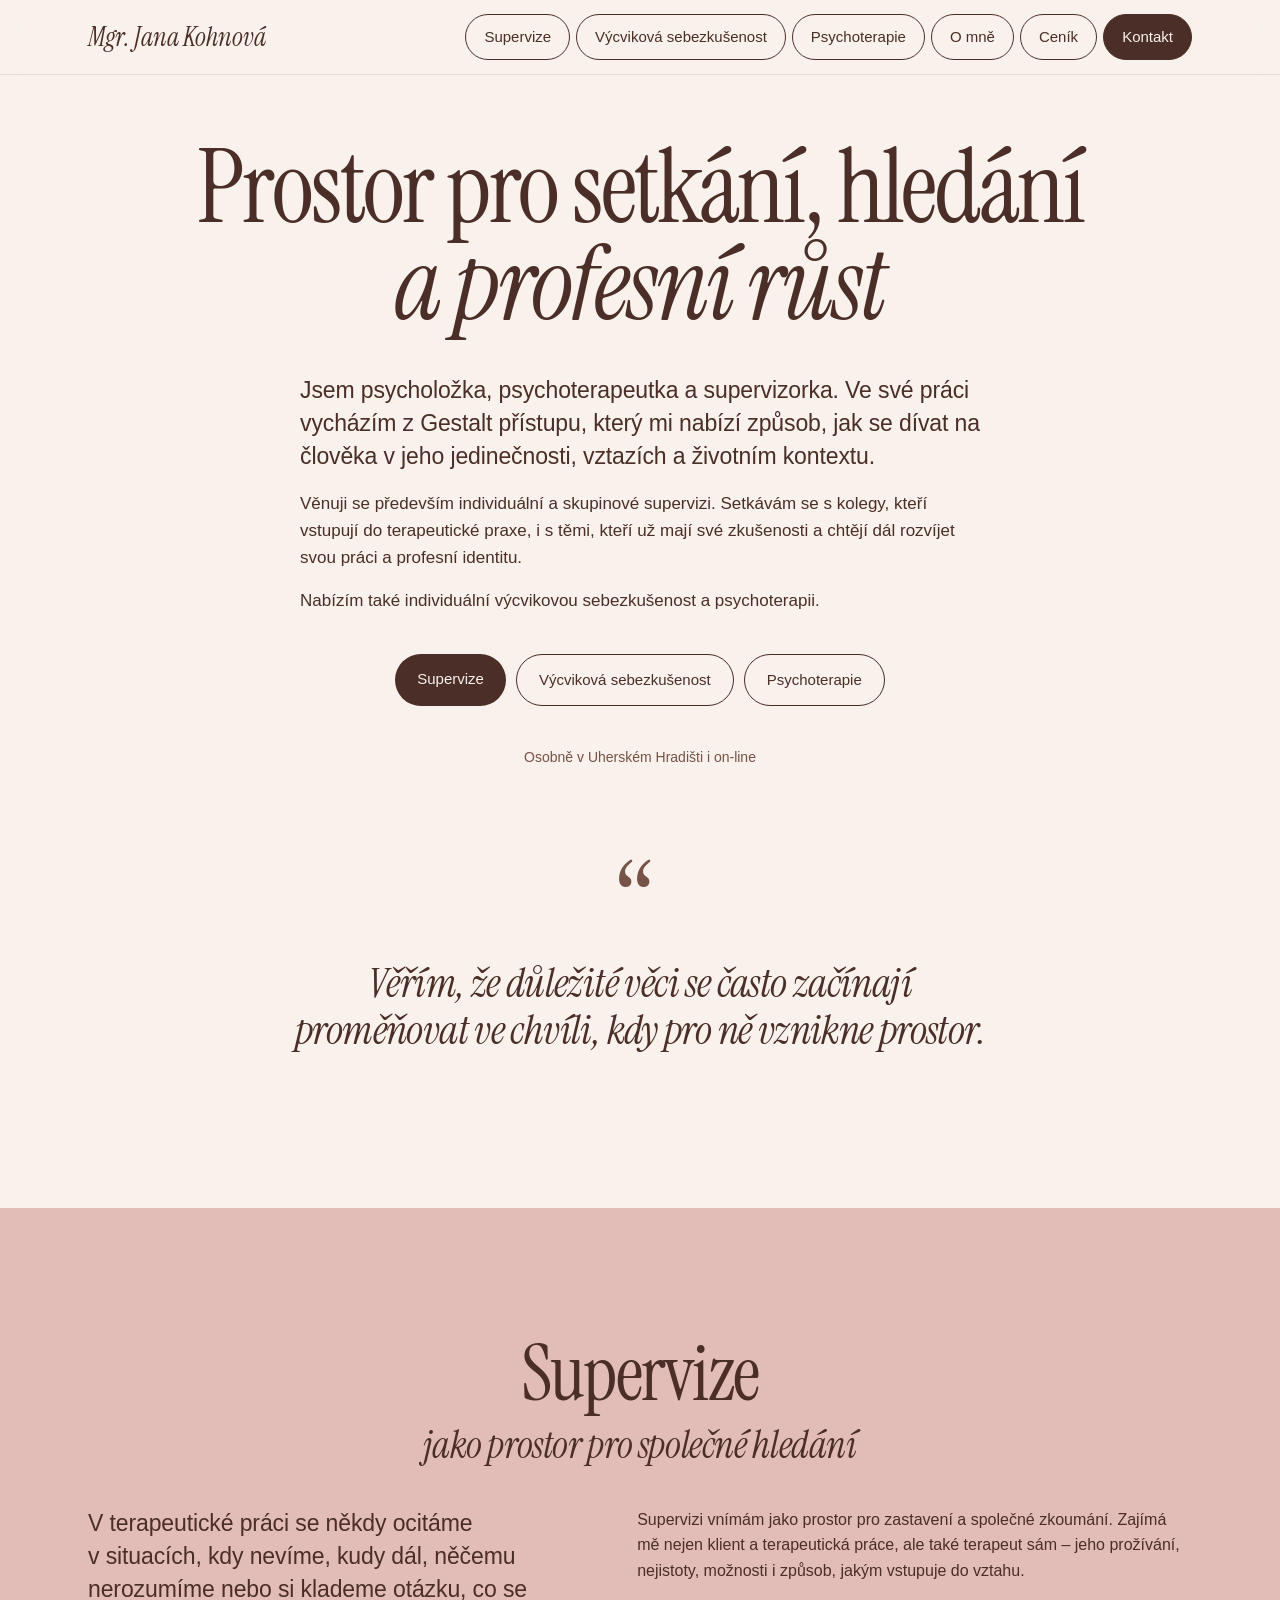
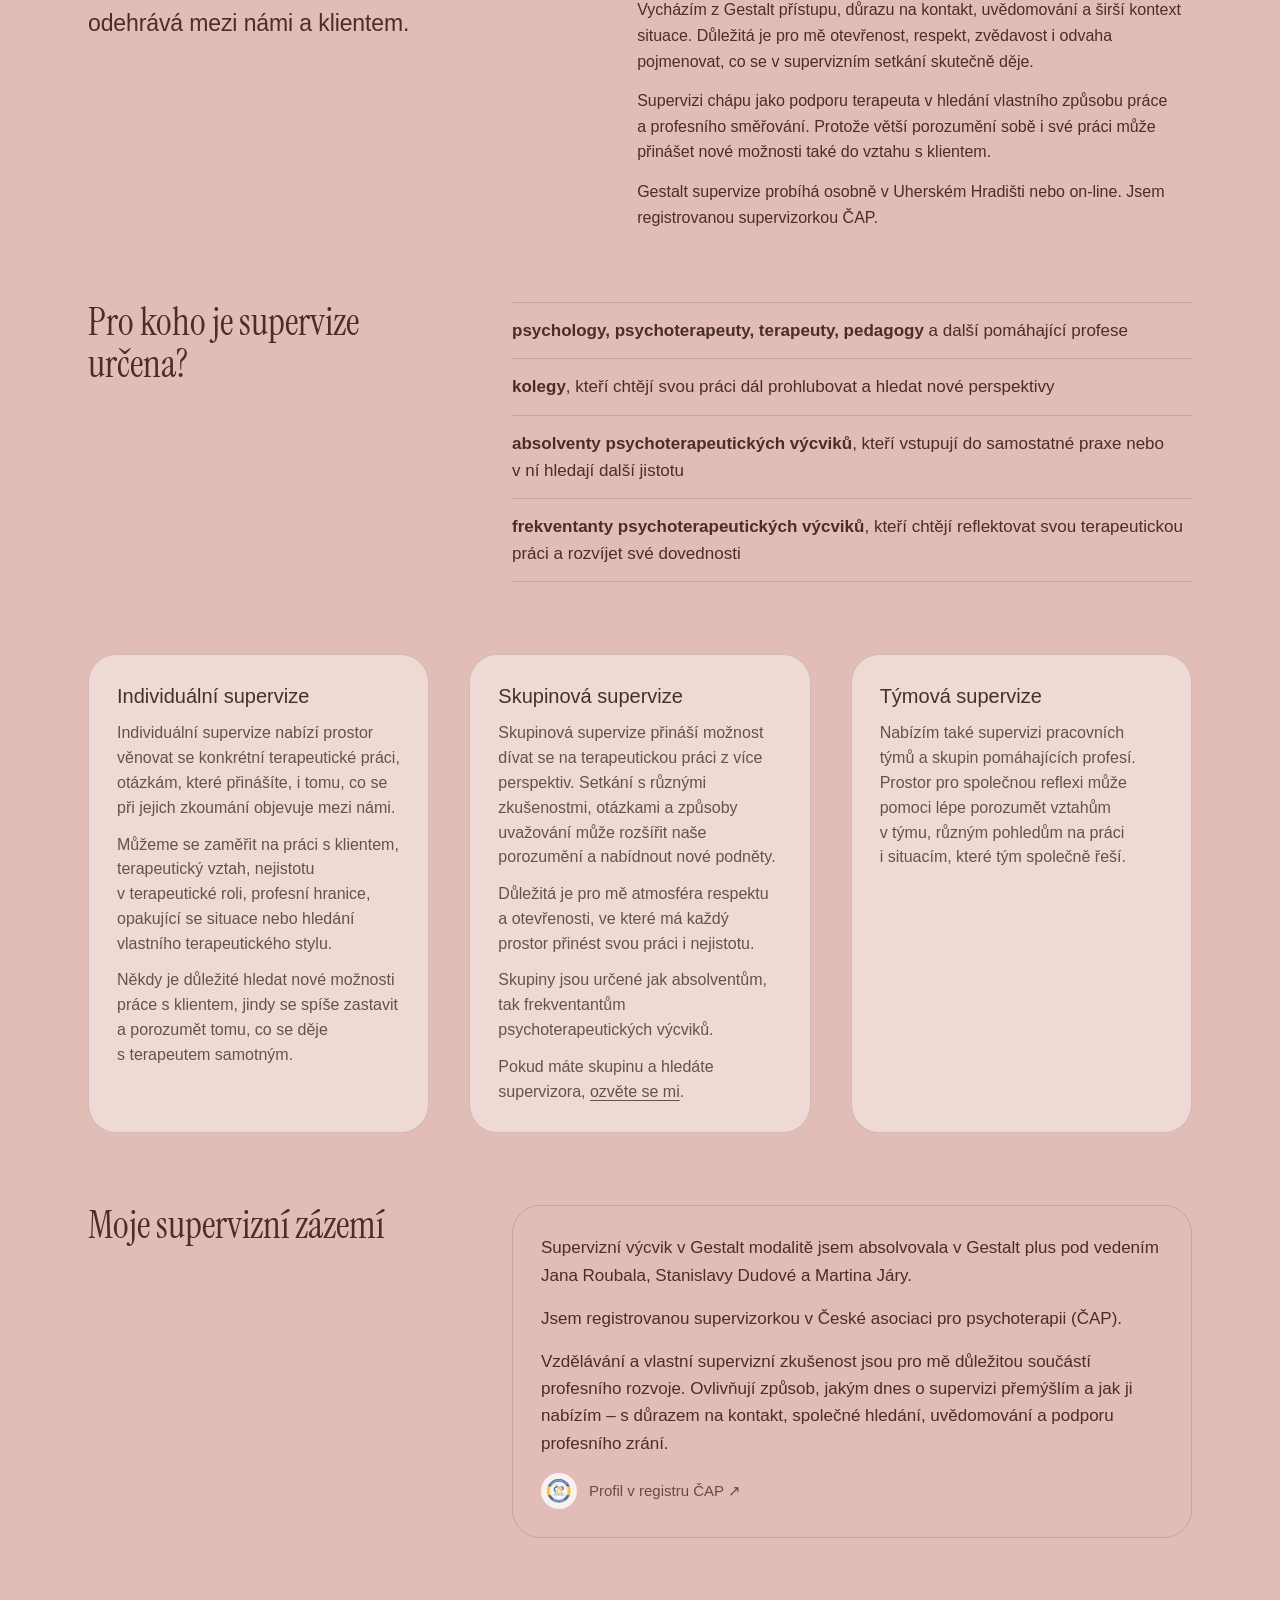
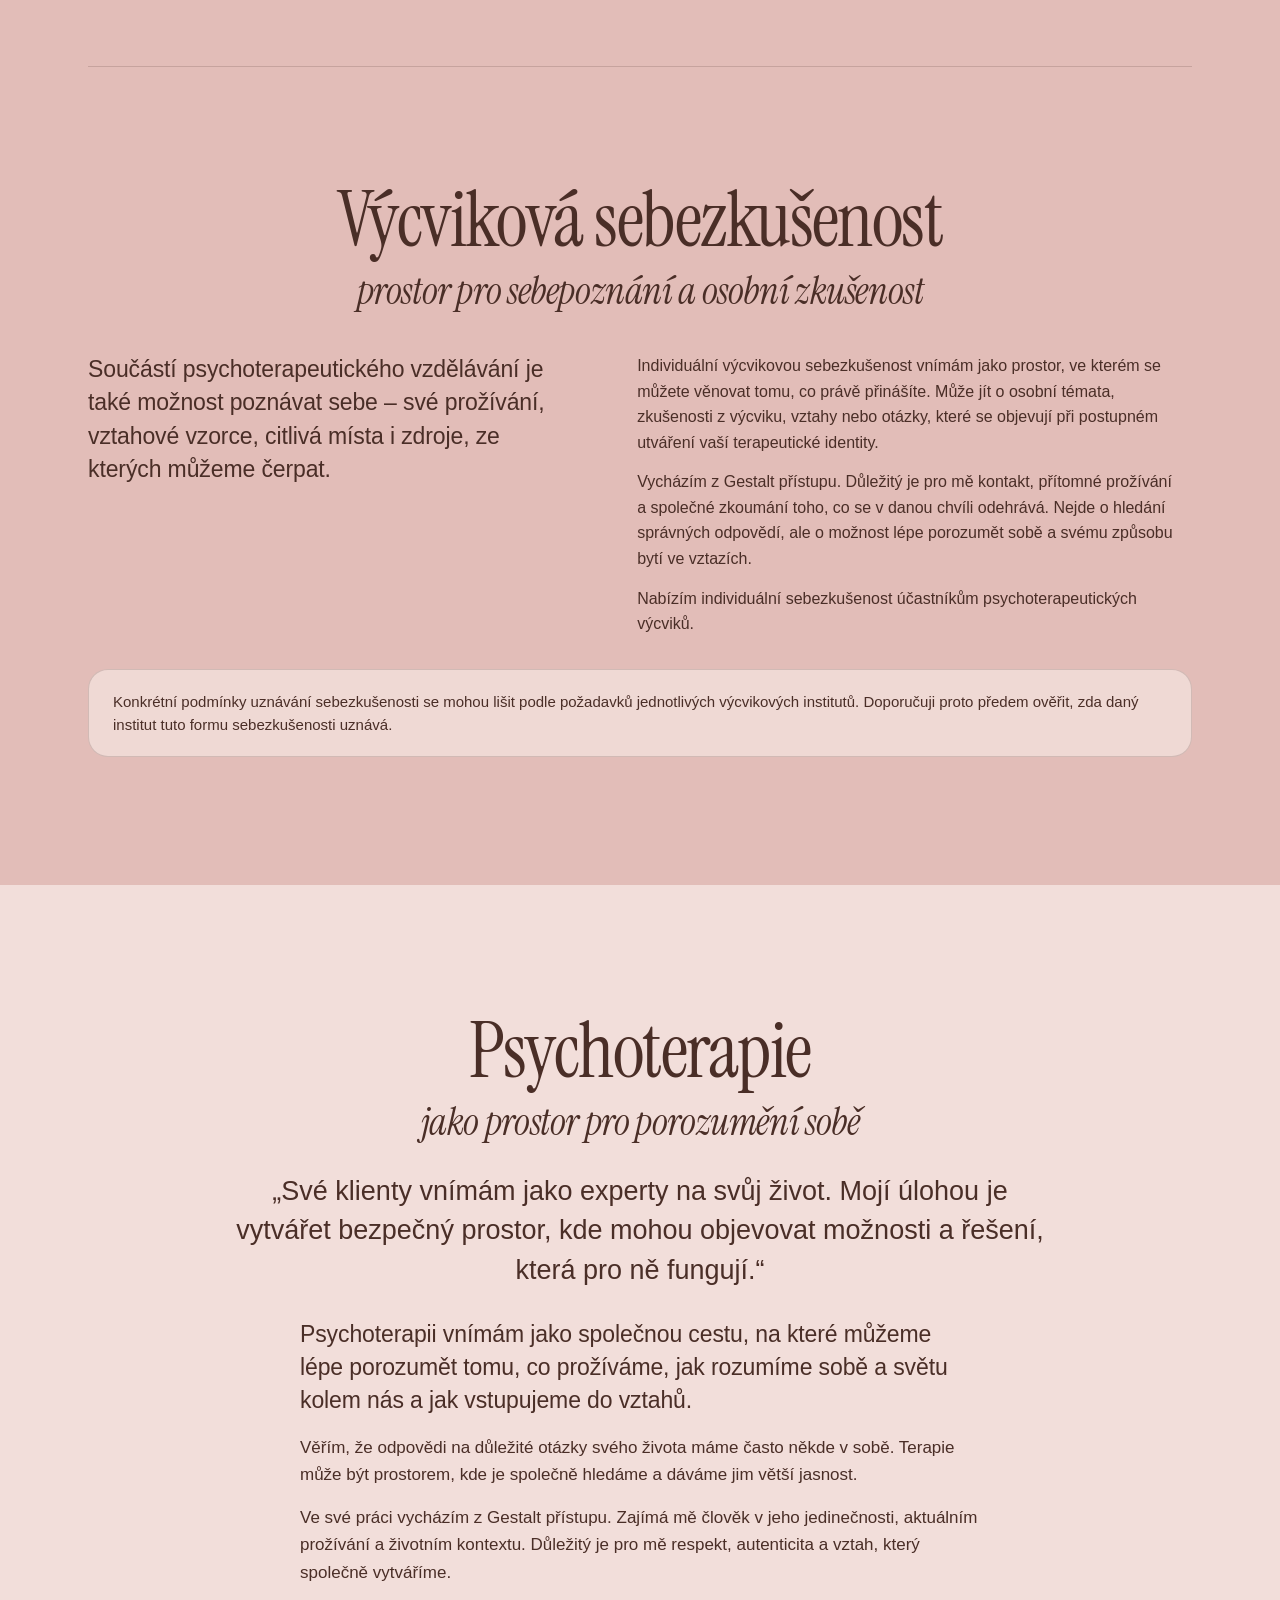
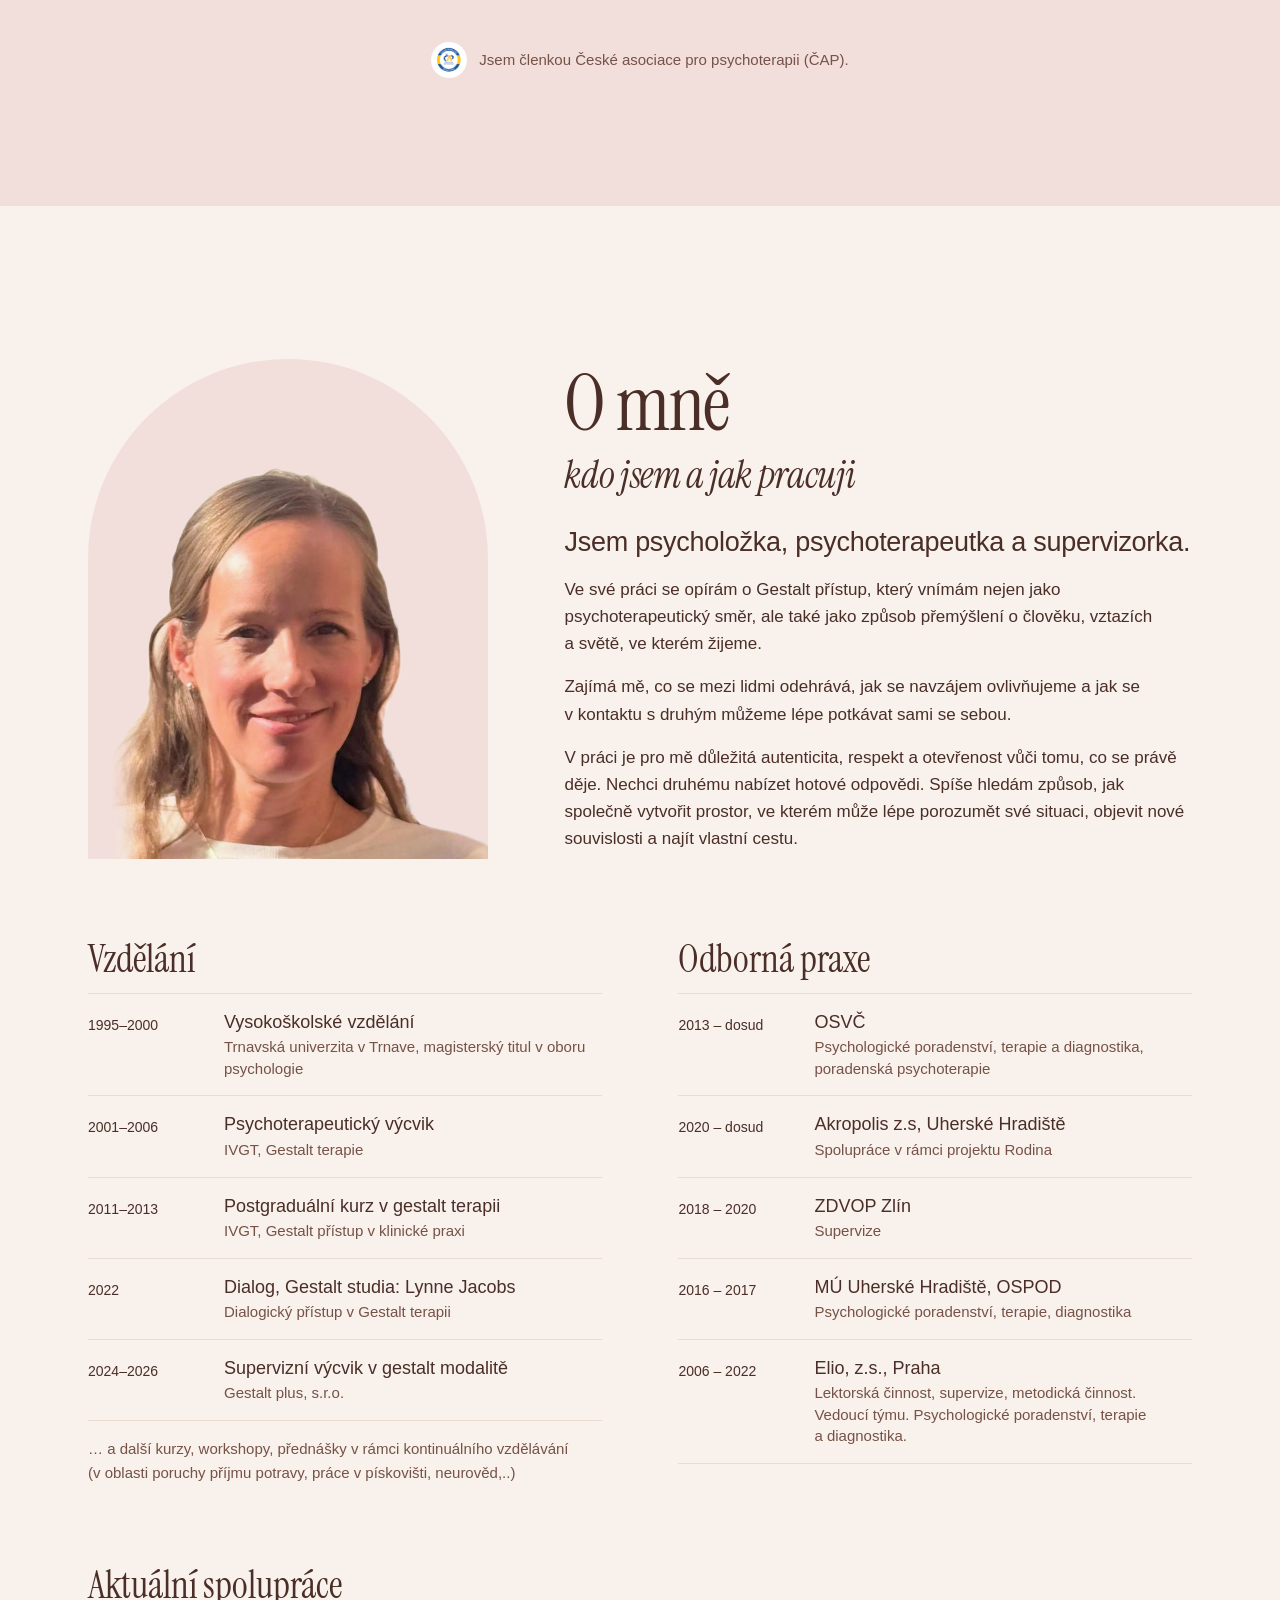
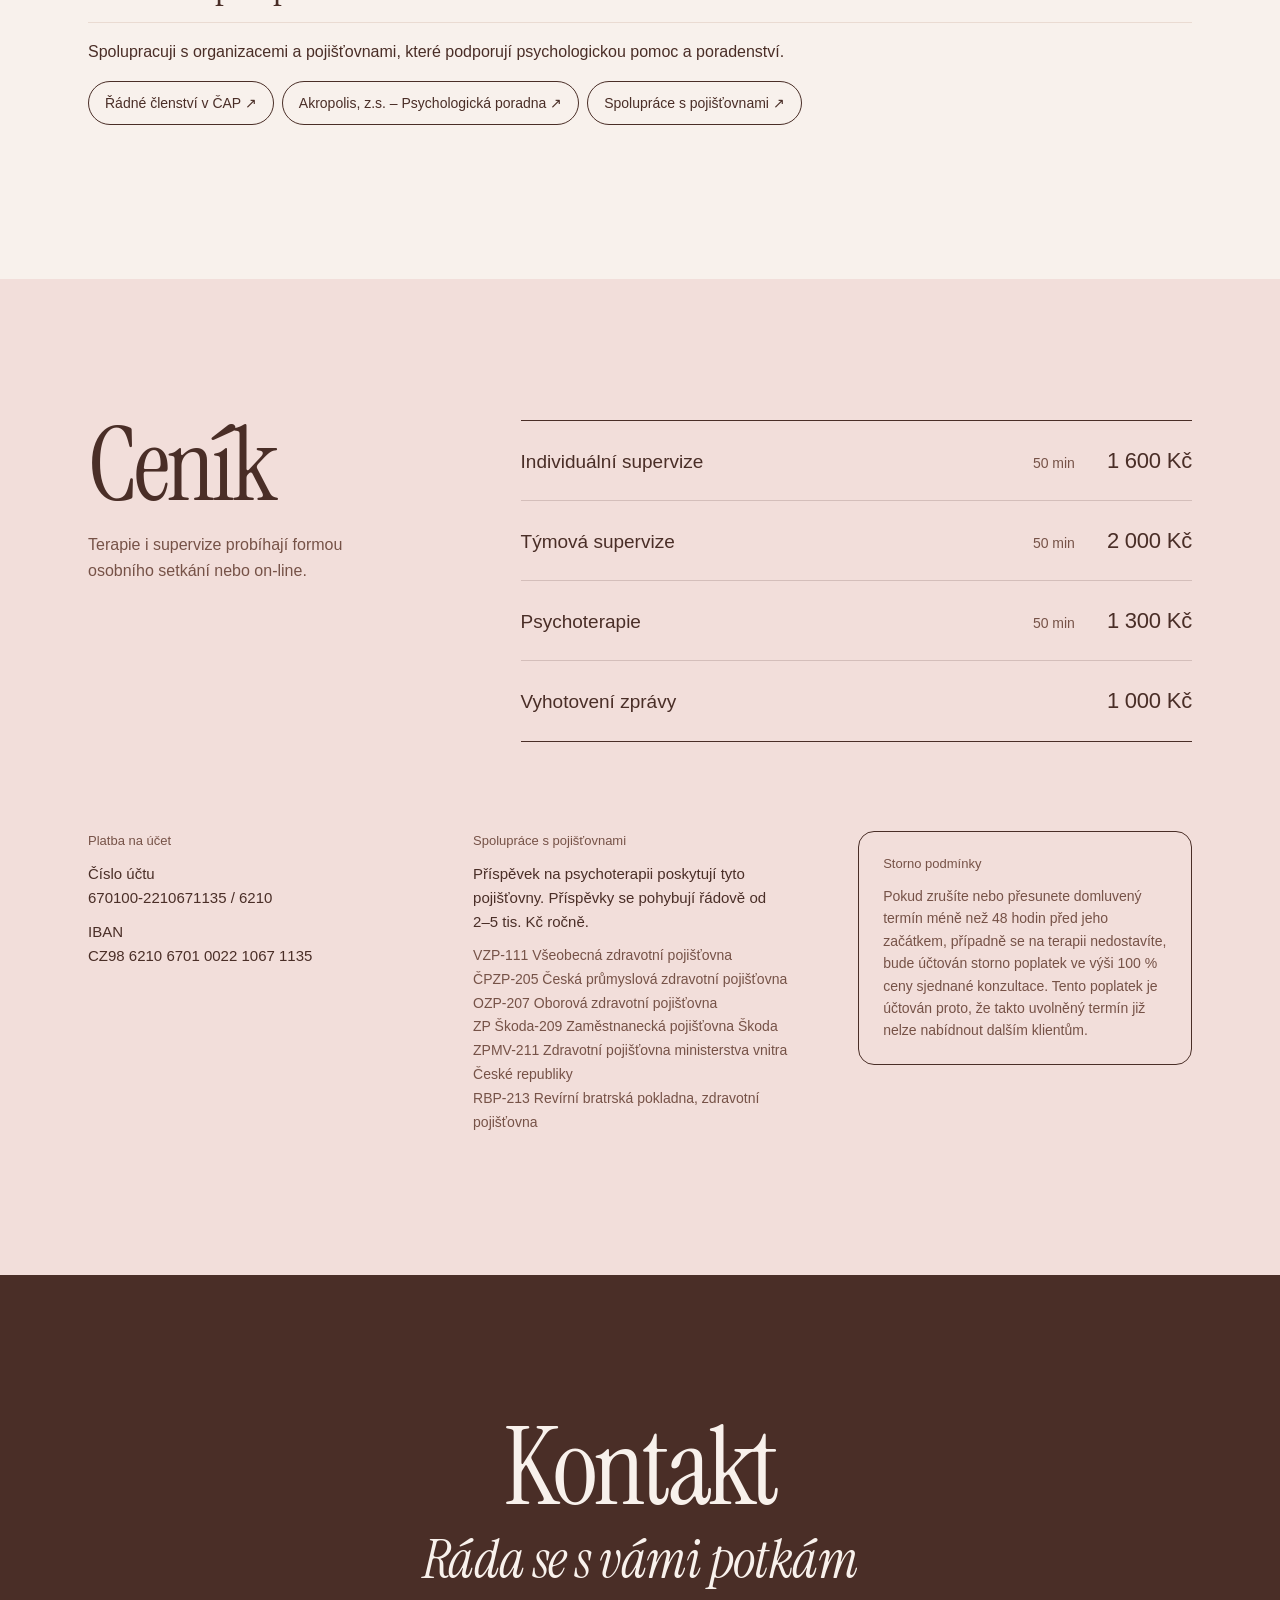
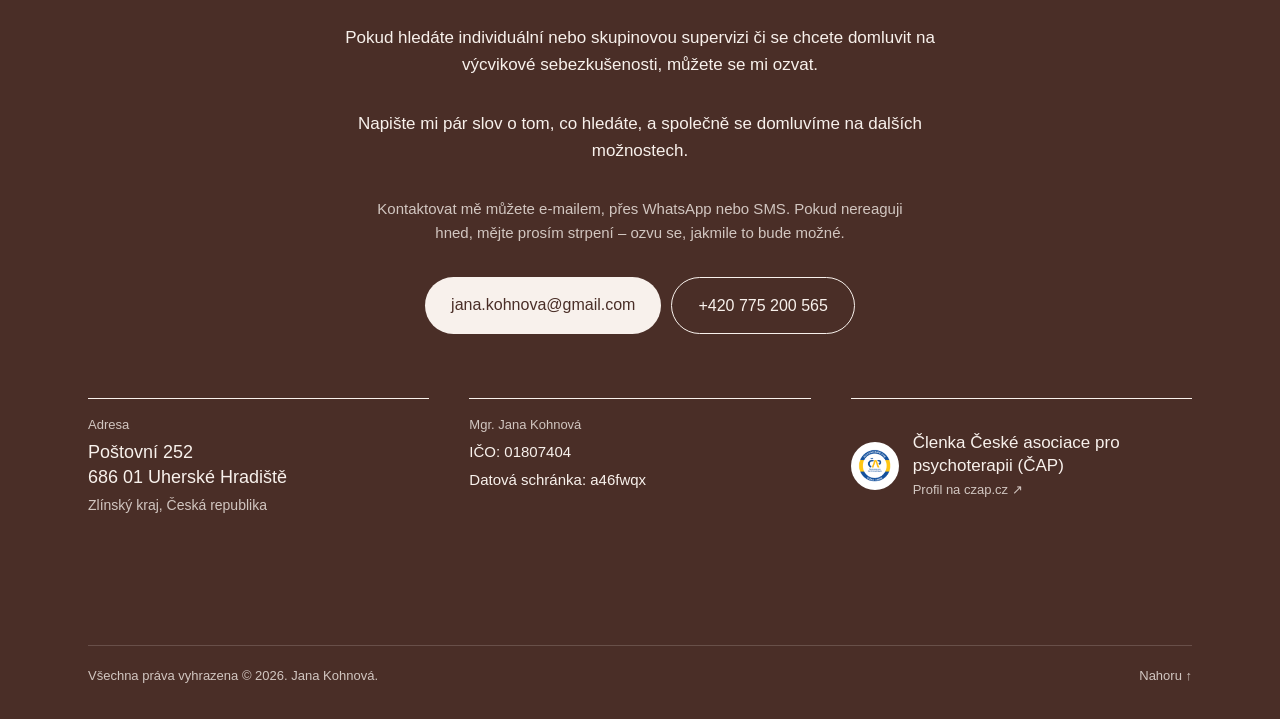
<file: cenik.html>
<!DOCTYPE html>
<html lang="cs">
<head>
<meta charset="utf-8">
<title>Ceník – Mgr. Jana Kohnová</title>
<meta http-equiv="refresh" content="0; url=index.html#cenik">
<link rel="canonical" href="https://janakohnova.cz/#cenik">
<script>location.replace('index.html#cenik')</script>
</head>
<body>
<p><a href="index.html#cenik">Ceník – pokračovat na janakohnova.cz</a></p>
</body>
</html>
</file>
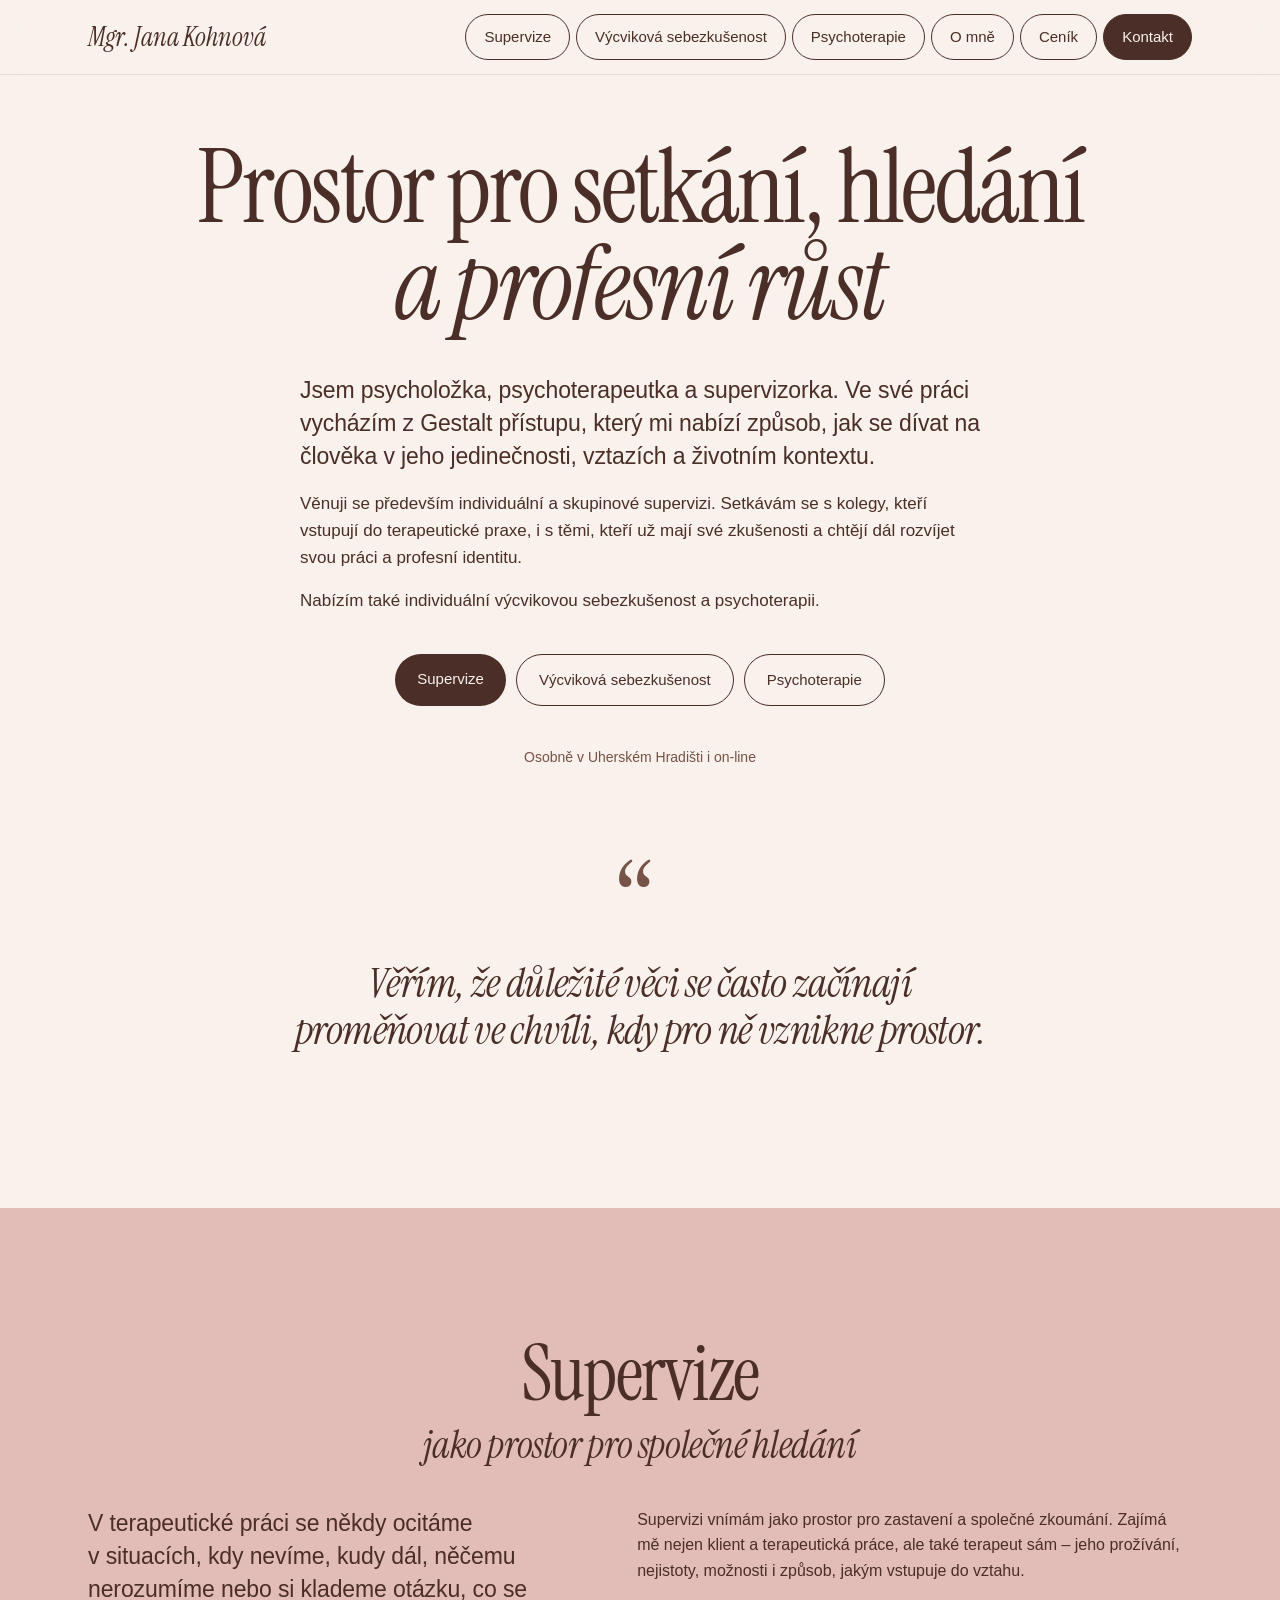
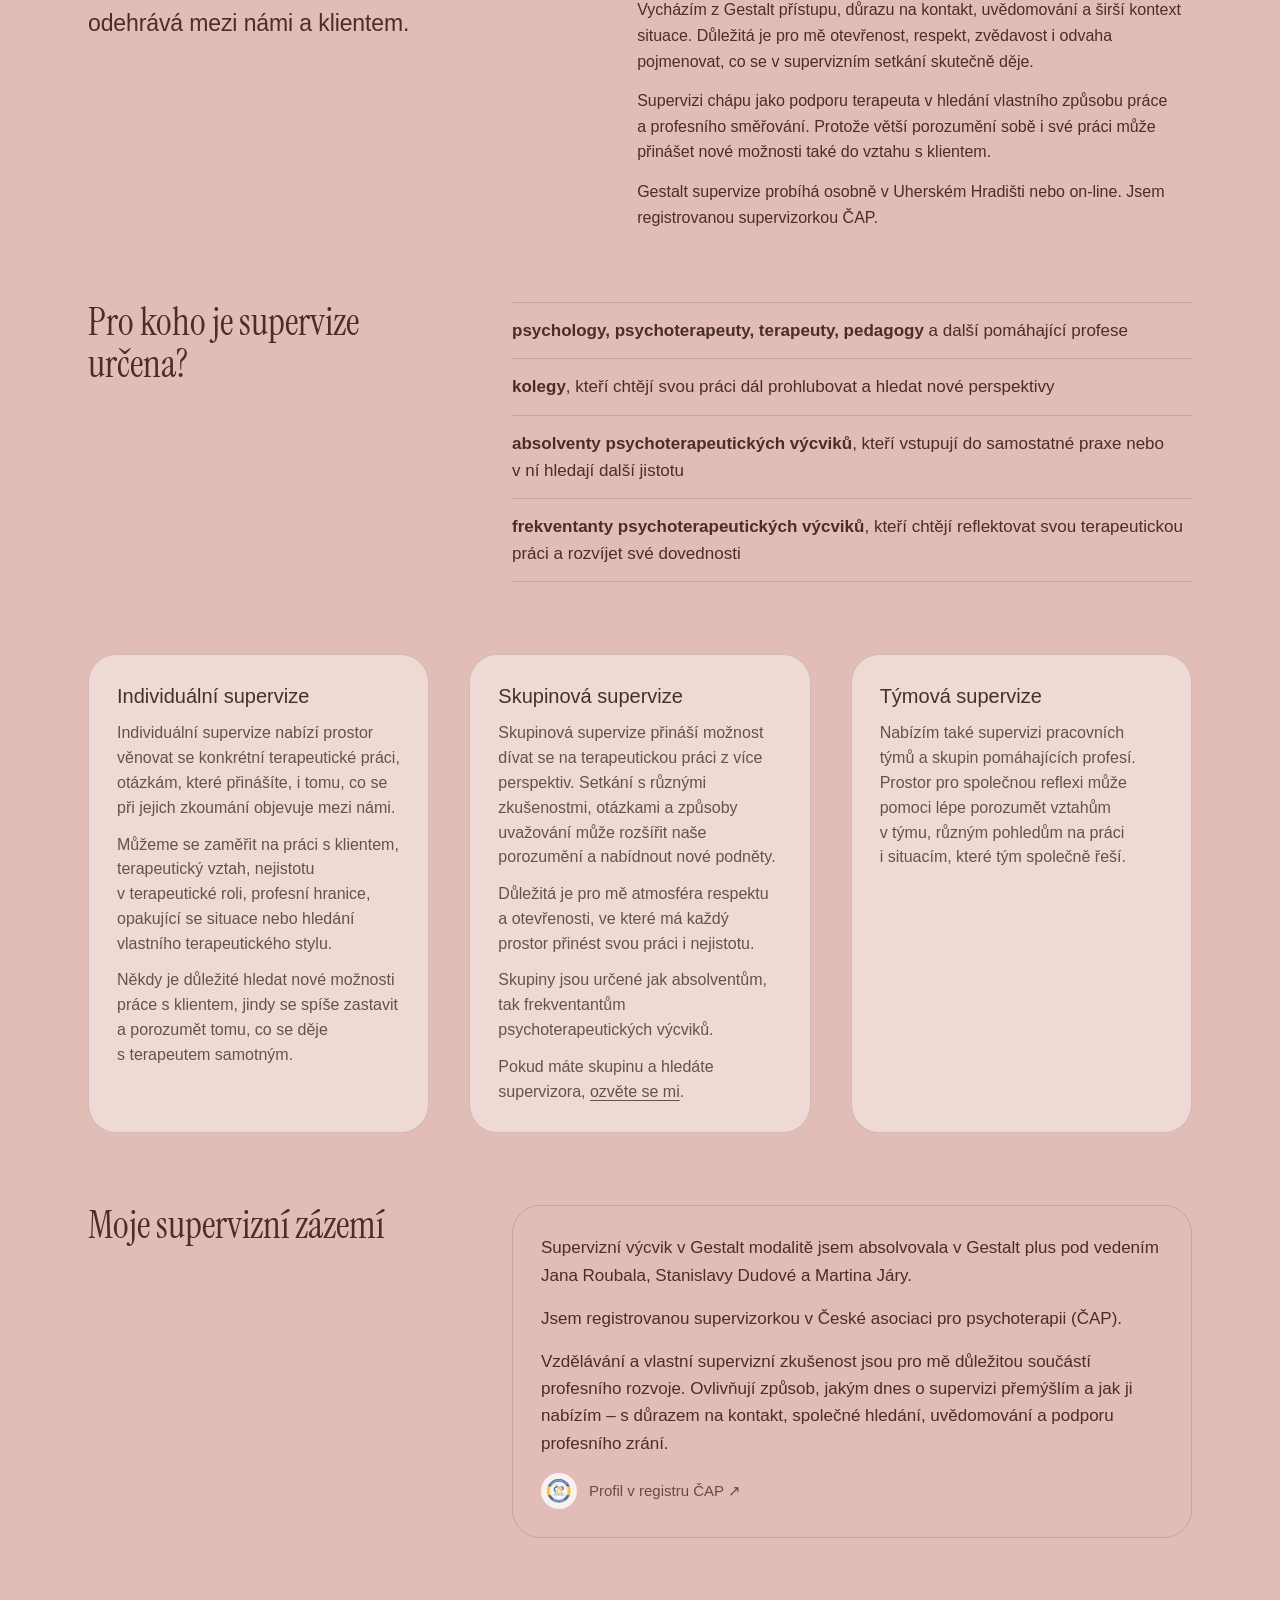
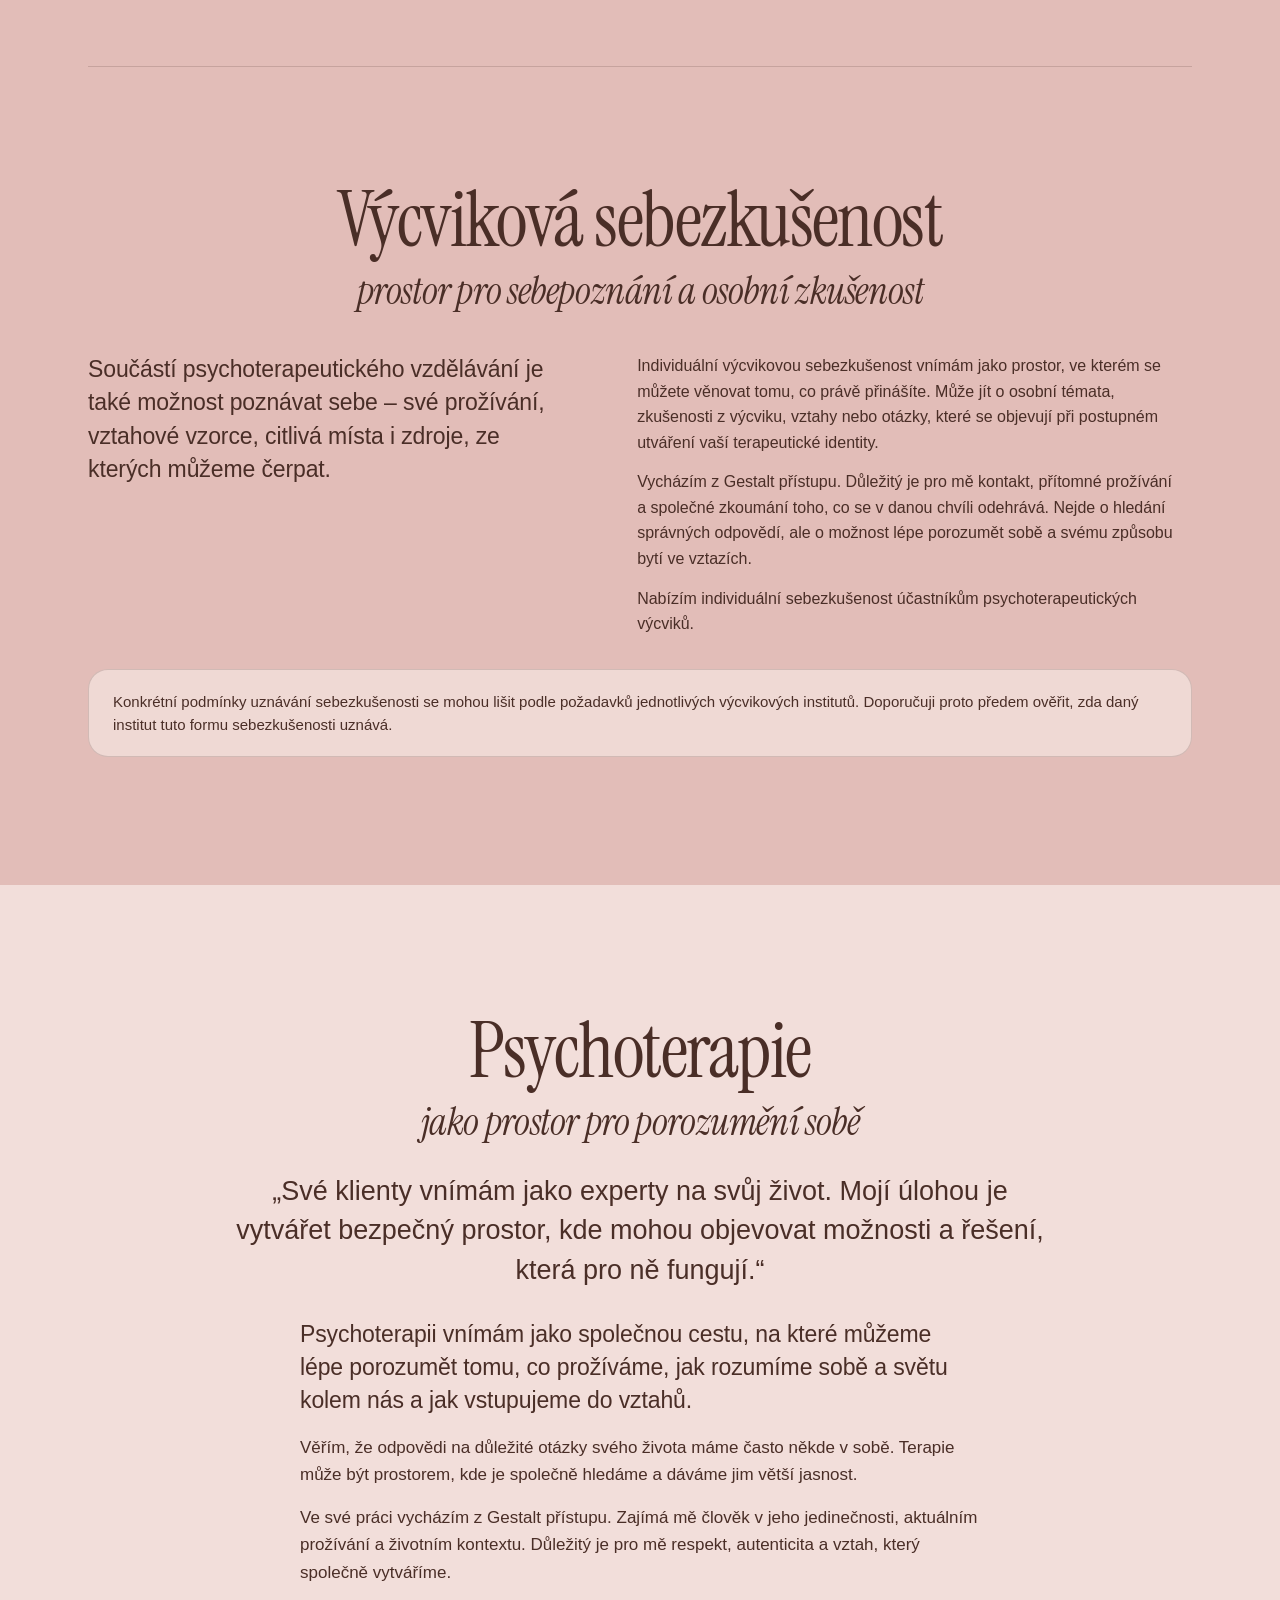
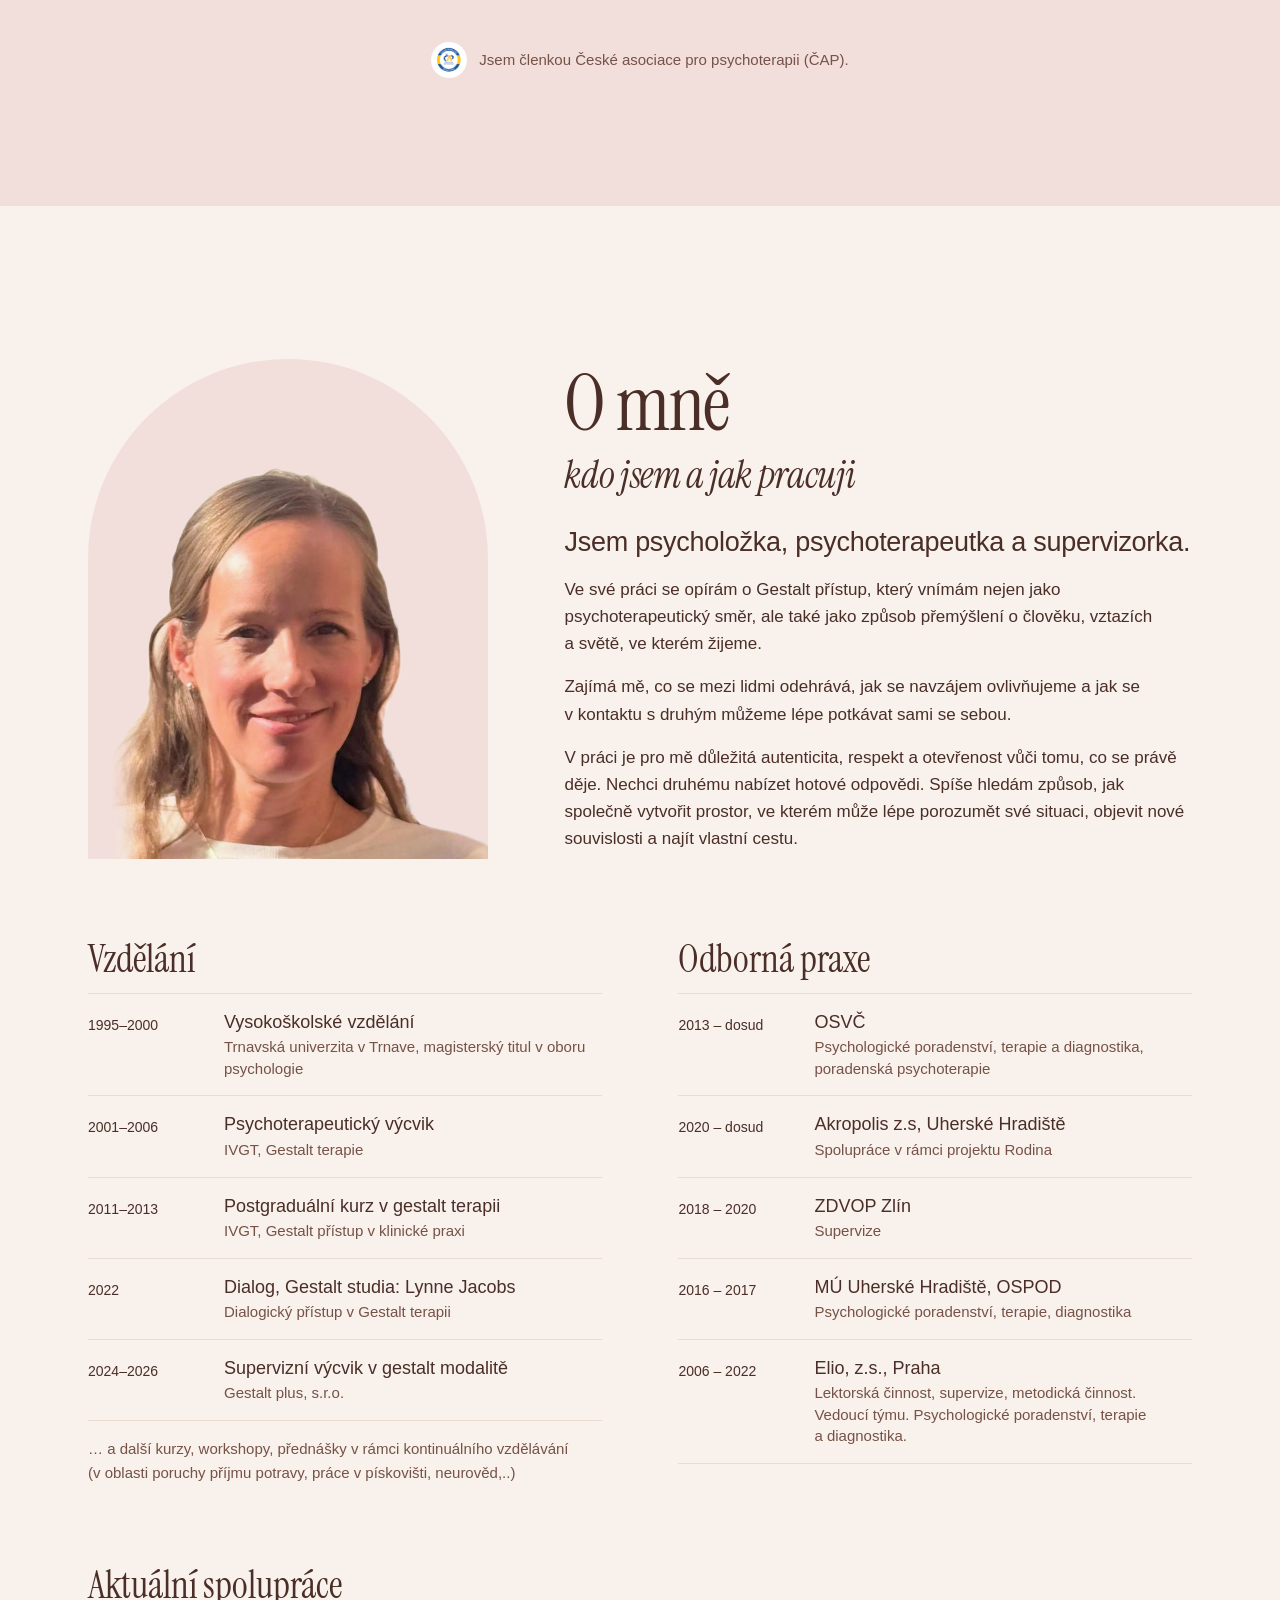
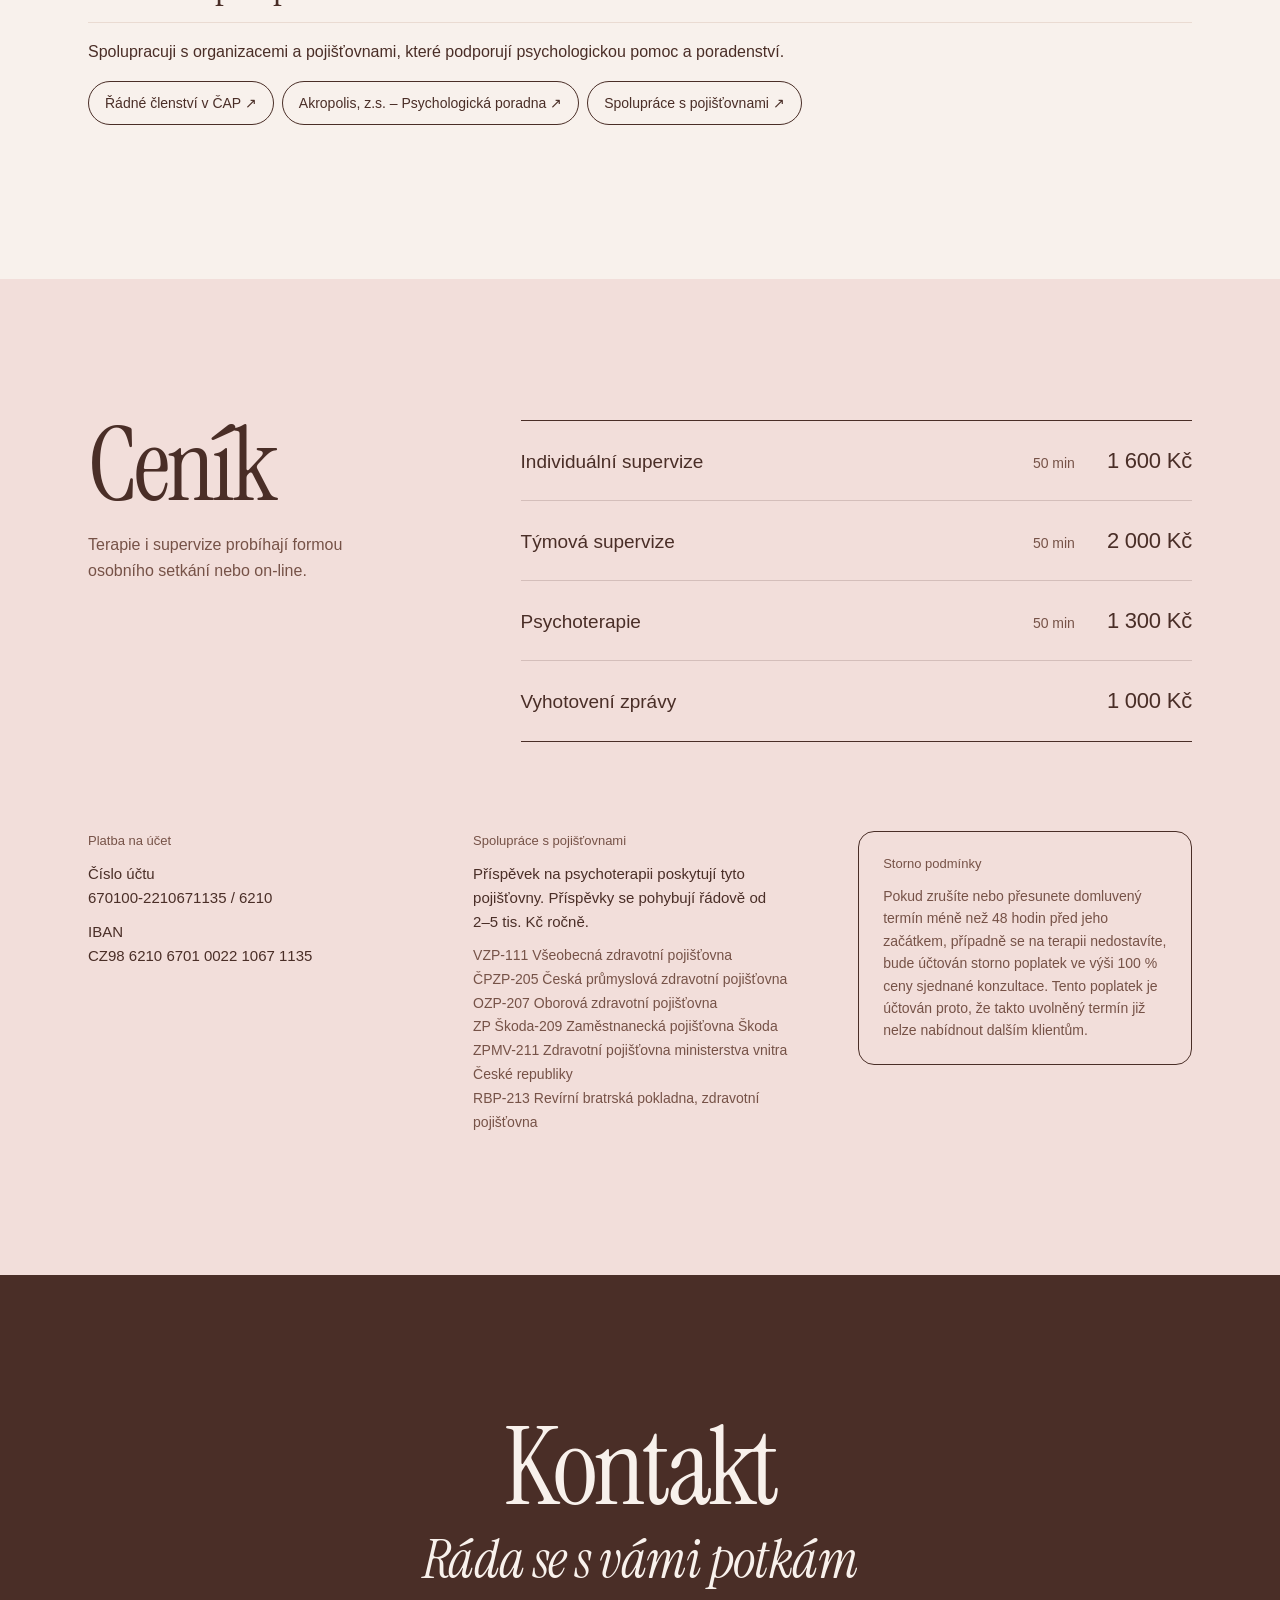
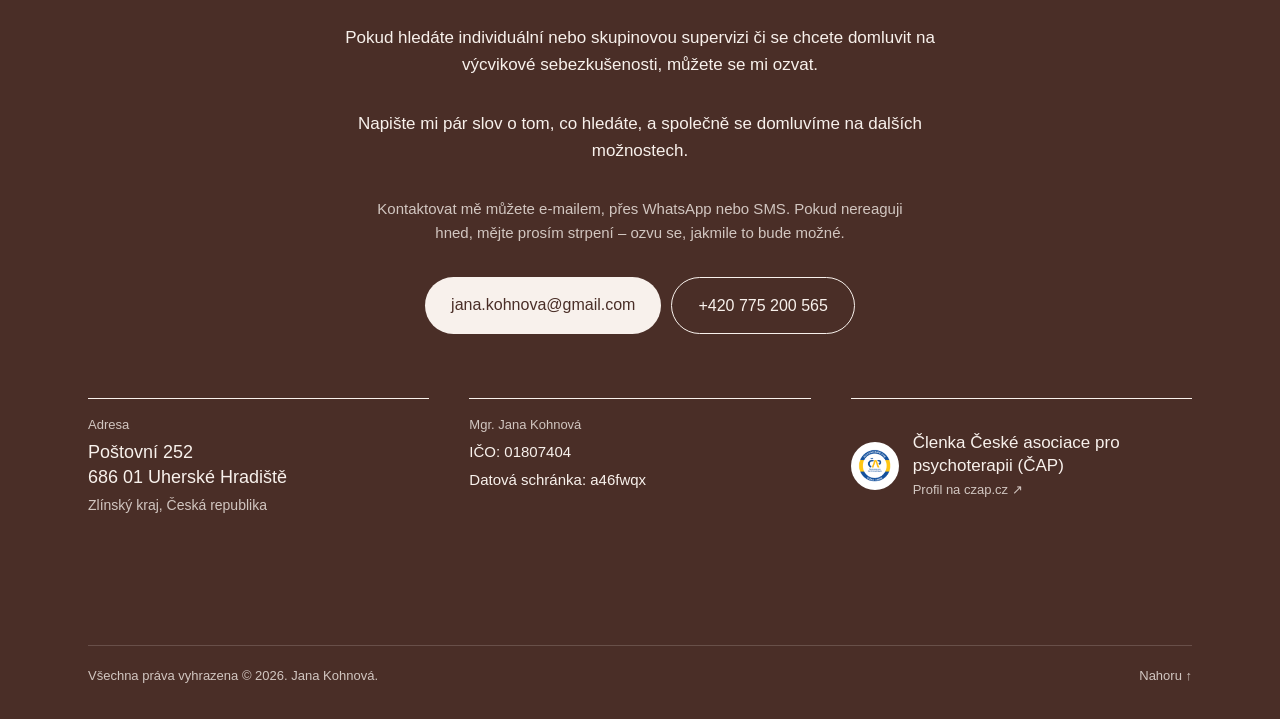
<file: kontakt.html>
<!DOCTYPE html>
<html lang="cs">
<head>
<meta charset="utf-8">
<title>Kontakt – Mgr. Jana Kohnová</title>
<meta http-equiv="refresh" content="0; url=index.html#kontakt">
<link rel="canonical" href="https://janakohnova.cz/#kontakt">
<script>location.replace('index.html#kontakt')</script>
</head>
<body>
<p><a href="index.html#kontakt">Kontakt – pokračovat na janakohnova.cz</a></p>
</body>
</html>
</file>
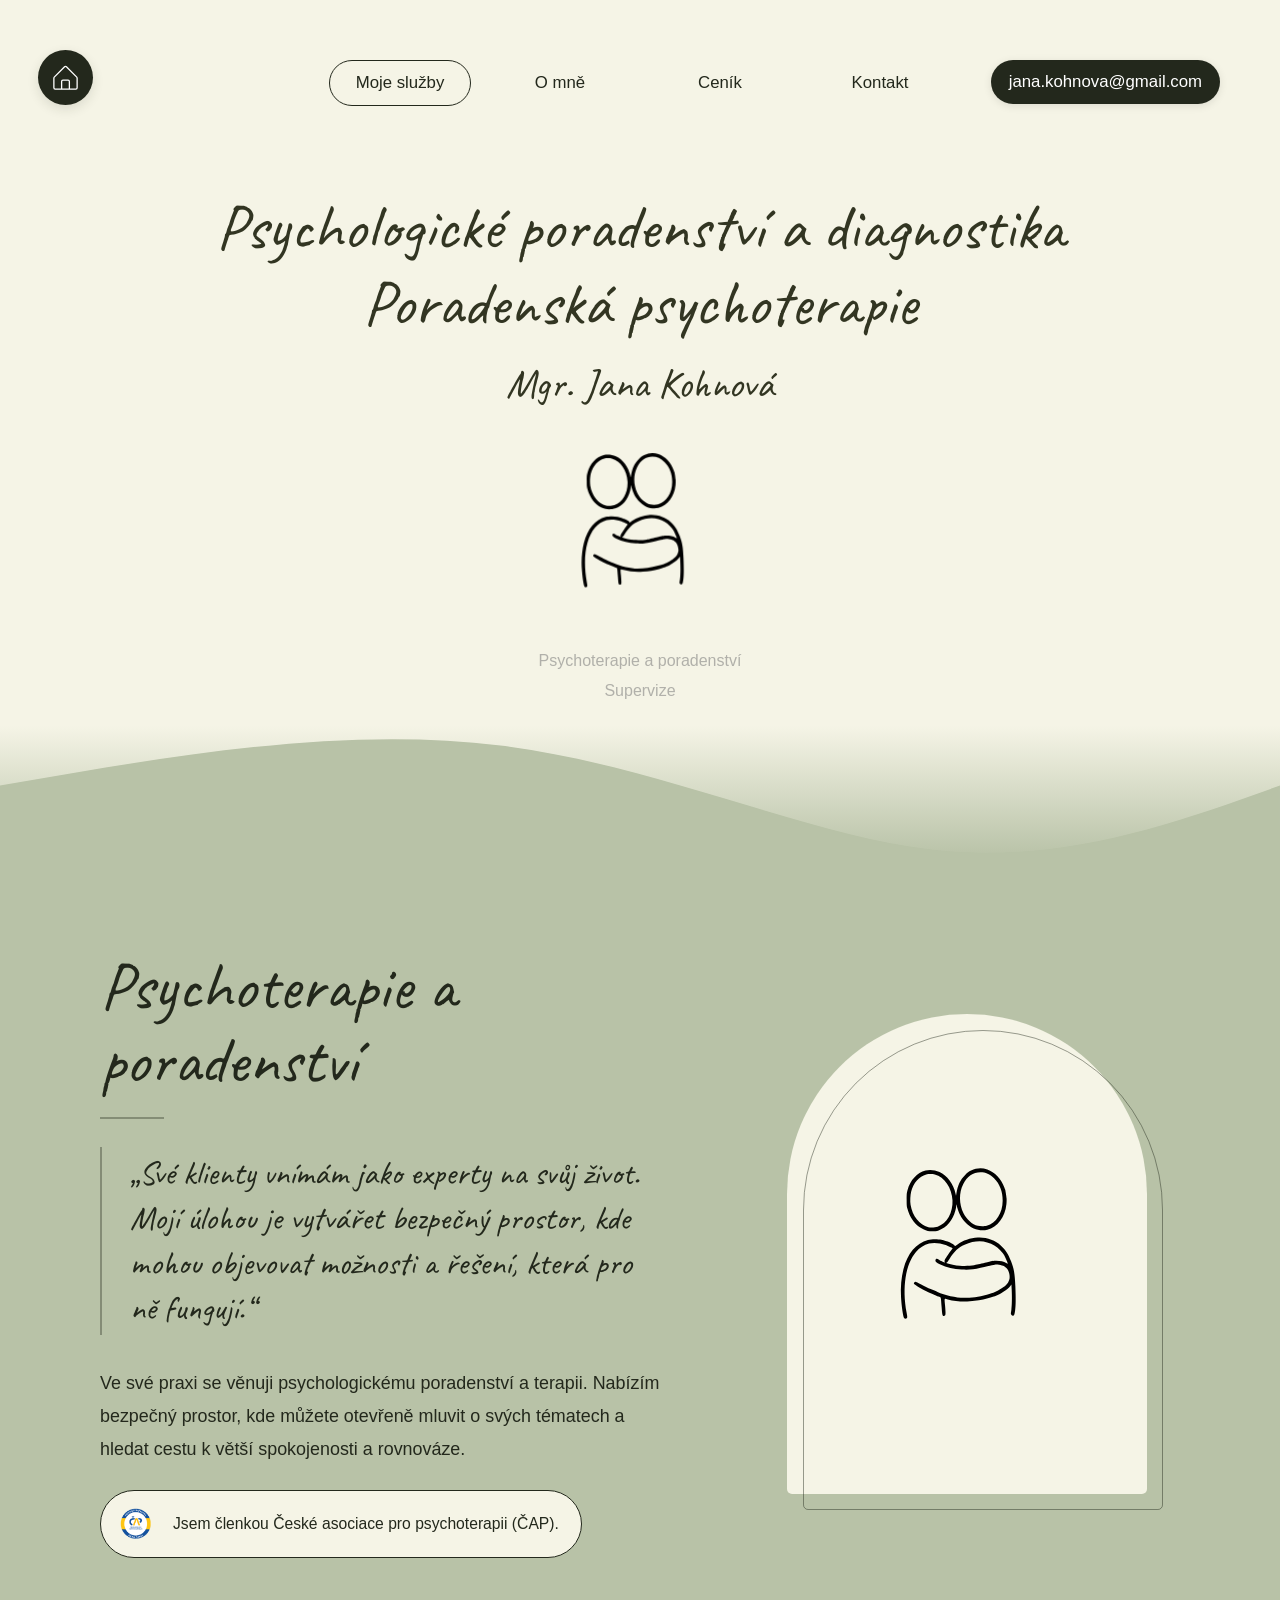
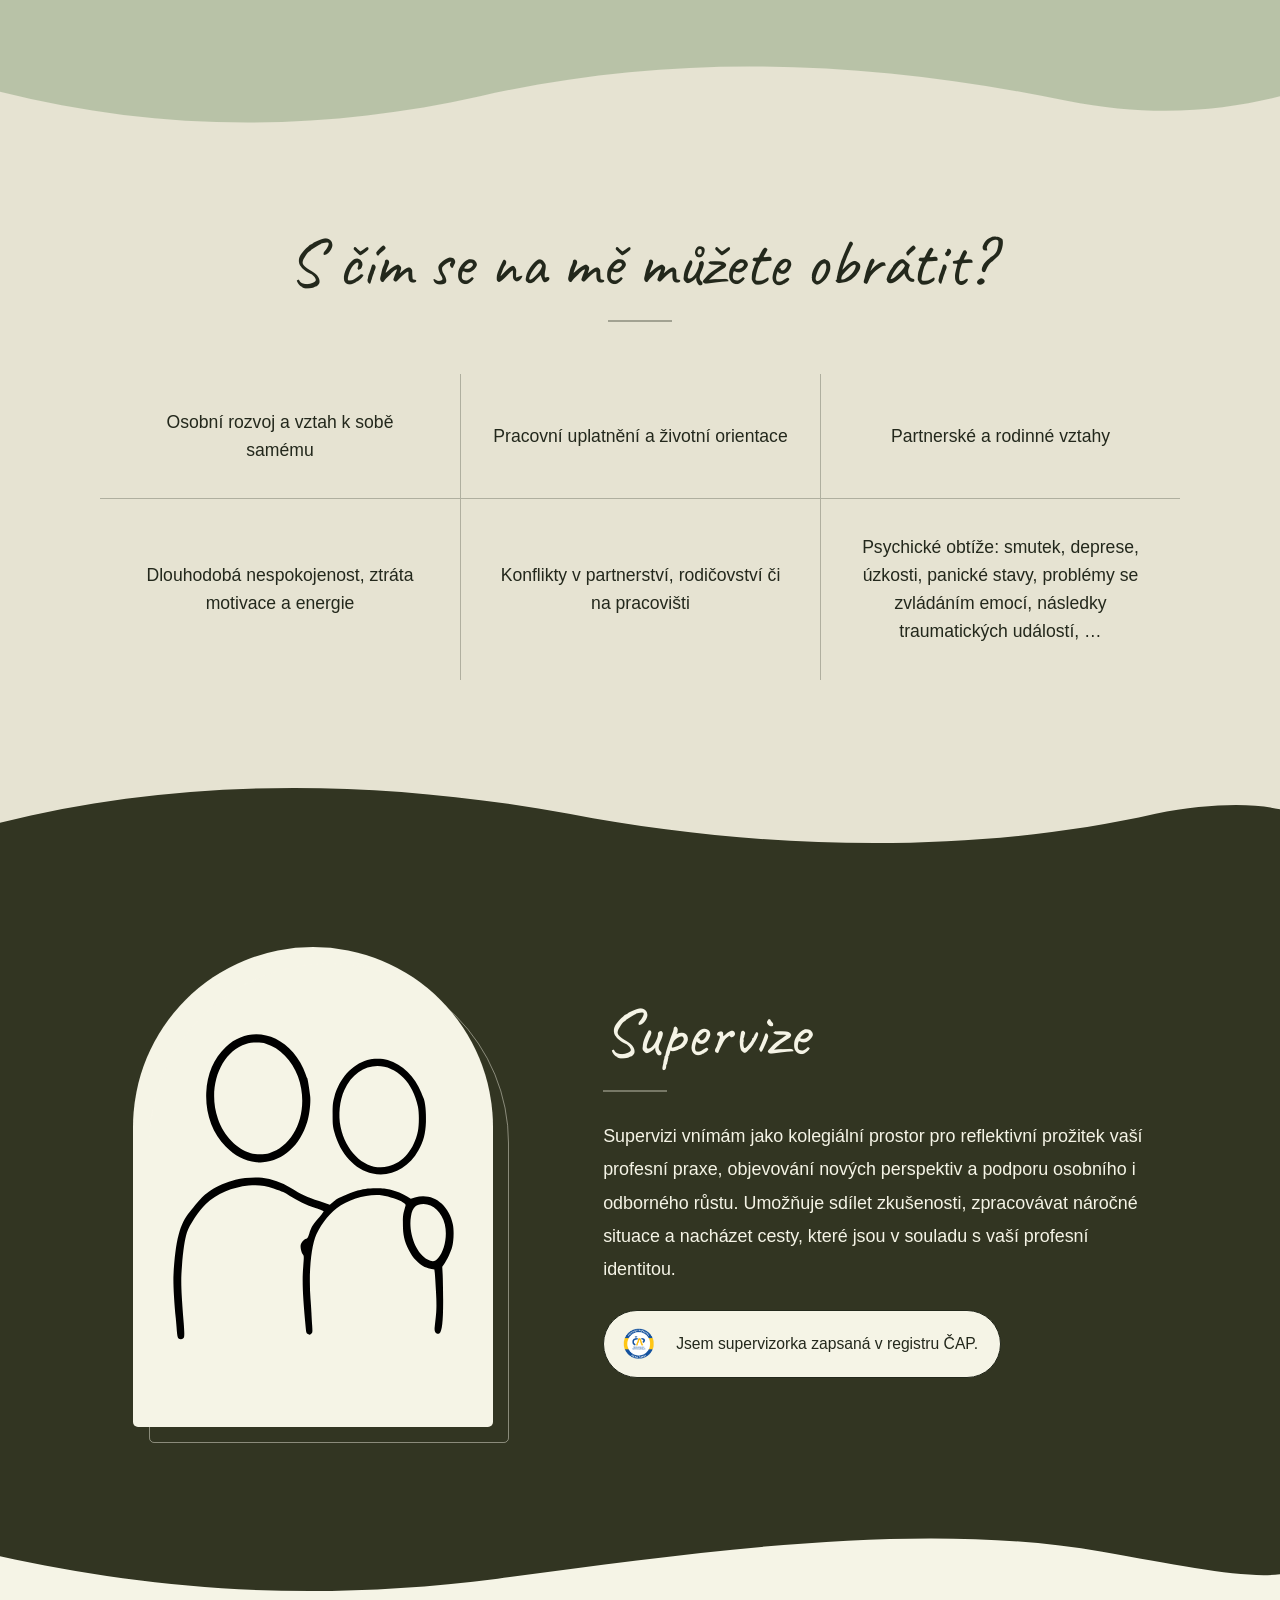
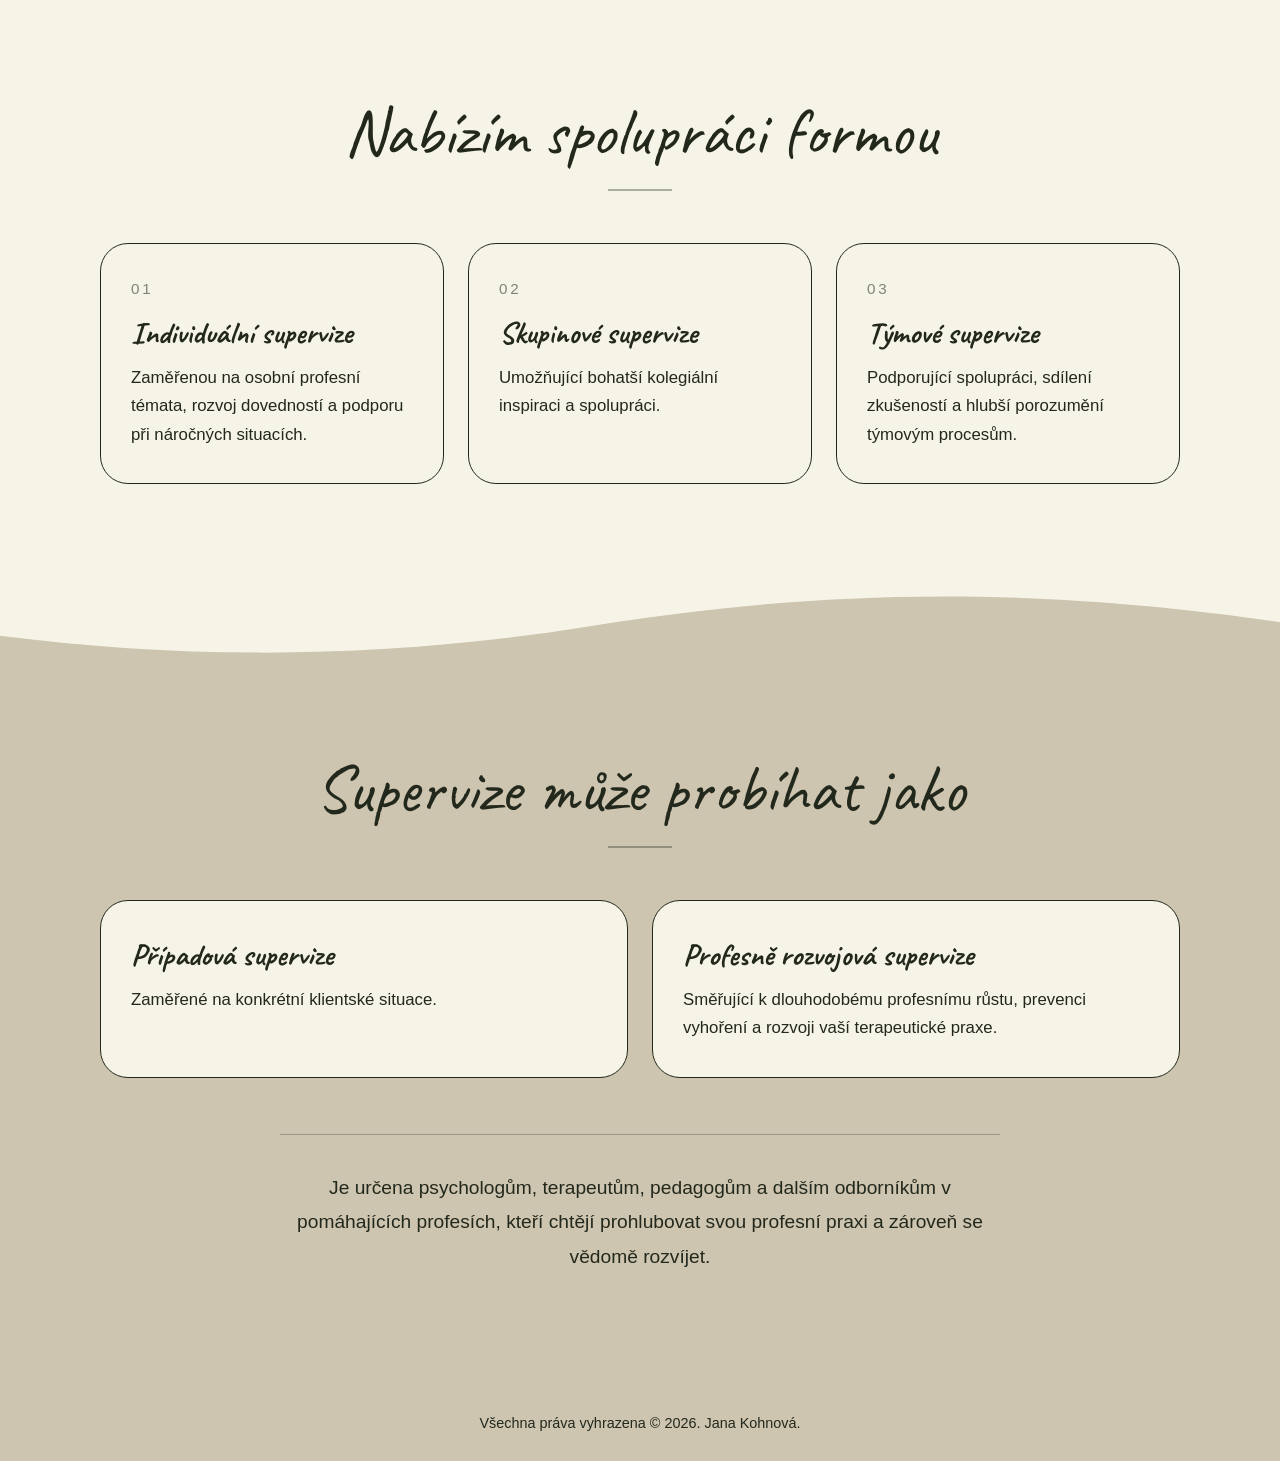
<file: navrh.html>
<!DOCTYPE html>
<html lang="cs">

<head>
  <meta charset="UTF-8">
  <meta name="viewport" content="width=device-width, initial-scale=1.0">
  <title>NÁVRH – Psychoterapie a poradenství</title>
  <meta name="robots" content="noindex, nofollow">
  <link rel="stylesheet" href="index.css">
  <link rel="stylesheet" href="navrh.css">
  <link rel="stylesheet" href="fonty.css">
  <script>document.documentElement.classList.add('js');</script>
  <link rel="icon" type="image/svg+xml" href="ikonky/zkouska2.svg">

</head>
<button id="scrollUpBtn" aria-label="Zpět nahoru">
  <svg width="28" height="28" viewBox="0 0 24 24" fill="none" aria-hidden="true">
    <circle cx="12" cy="12" r="12" fill="none" />
    <path d="M8 14l4-4 4 4" stroke="var(--btn-fg)" stroke-width="2" stroke-linecap="round" stroke-linejoin="round" />
  </svg>
</button>

<body>
  <a href="index.html" class="fixed-logo" aria-label="Homepage logo" title="Homepage">
    <svg viewBox="0 0 24 24" fill="none" xmlns="http://www.w3.org/2000/svg">
      <path
        d="M9 21H4C3.44772 21 3 20.5523 3 20V12.4142C3 12.149 3.10536 11.8946 3.29289 11.7071L11.2929 3.70711C11.6834 3.31658 12.3166 3.31658 12.7071 3.70711L20.7071 11.7071C20.8946 11.8946 21 12.149 21 12.4142V20C21 20.5523 20.5523 21 20 21H15M9 21H15M9 21V15C9 14.4477 9.44772 14 10 14H14C14.5523 14 15 14.4477 15 15V21"
        stroke="white" stroke-linejoin="round"></path>
    </svg>
  </a>
  <div class="section-indicator"></div>
  <nav class="navbar minimal-nav">
    <div class="nav-center">
      <a href="index.html" class="nav-logo nav-active">Moje služby</a>
      <a href="o-mne.html">O mně</a>
      <a href="cenik.html">Ceník</a>
      <a href="kontakt.html">Kontakt</a>
    </div>
    <div class="nav-right">
      <a href="mailto:jana.kohnova@gmail.com" class="cta-btn" id="copyEmailBtn">jana.kohnova@gmail.com</a>
    </div>

    <div class="hamburger">
      <span></span>
      <span></span>
      <span></span>
    </div>
  </nav>

  <div class="mobile-menu">
    <a href="index.html" class="nav-logo nav-active">Moje služby</a>
    <a href="o-mne.html">O mně</a>
    <a href="cenik.html">Ceník</a>
    <a href="kontakt.html">Kontakt</a>
    <a href="#" class="cta-btn" id="copyEmailBtn">jana.kohnova@gmail.com</a>
  </div>

  <main class="main-hero">
    <section>

      <h1 class="main-title" style="letter-spacing: 1px;">
        Psychologické poradenství
        <span class="main-title-and">
          <span class="mobile-break"><br>a<br></span>
          <span class="desktop-and"> a </span>
        </span>
        diagnostika
        <span class="main-title-line2">Poradenská psychoterapie</span>
      </h1>
      <h2 class="main-subtitle">Mgr. Jana Kohnová</h2>
      <div class="hero-svg-icon">
        <svg width="642" height="602" viewBox="0 0 642 602" fill="none" xmlns="http://www.w3.org/2000/svg">
          <path
            d="M346.698 264.655C365.812 263.388 386.561 270.565 399.827 283.032C411.24 293.758 415.893 300.973 422.821 318.691C429.375 335.453 431.487 347.711 432.627 375.586C433.804 404.356 433.671 419.577 432.144 430.799C430.753 441.019 429.787 443.222 426.698 443.222C424.879 443.222 422.334 440.75 422.334 438.985C422.335 438.253 422.861 434.081 423.503 429.712C424.856 420.515 425.164 401.871 424.257 384.129L423.634 371.946L421.64 374.674C418.483 378.997 413.096 383.636 405.244 388.793C393.535 396.481 387.768 398.904 369.922 403.64C354.468 407.741 344.252 409.461 328.88 410.545C310.804 411.821 294.349 410.39 278.334 406.147C269.772 403.879 270.439 402.54 271.897 419.041C273.907 441.794 273.683 443.95 269.304 443.95C265.851 443.95 265.46 442.47 264.216 424.677C262.468 399.674 262.869 401.5 258.828 400.14C256.957 399.51 252.153 397.526 248.153 395.731C244.153 393.936 237.116 390.865 232.516 388.908C222.358 384.585 201.474 372.368 200.843 370.379C200.224 368.429 202.364 365.404 204.363 365.404C205.26 365.404 211.173 368.354 217.502 371.959C223.935 375.622 233.463 380.276 239.106 382.512C244.658 384.712 251.682 387.643 254.714 389.025C270.887 396.395 297.875 402.484 314.411 402.492C331.918 402.501 348.45 400.226 367.475 395.19C383.797 390.87 389.679 388.394 400.532 381.273C413.123 373.011 417.34 367.814 419.365 358.061C420.969 350.332 416.393 336.337 411.421 333.766C410.223 333.147 409.244 332.328 409.244 331.946C409.244 329.856 396.309 326.126 389.092 326.136C385.799 326.141 377.61 327.881 353.29 333.745C336.126 337.883 325.791 338.873 310.082 337.884C290.77 336.669 276.719 333.193 259.971 325.489C252.622 322.108 249.971 319.819 249.971 316.855C249.971 312.833 253.872 311.692 257.203 314.741C258.225 315.676 260.862 317.196 263.062 318.119C265.262 319.042 268.118 320.242 269.409 320.786C271.747 321.77 271.753 321.767 271.066 319.96C270.687 318.962 270.612 317.562 270.901 316.849C272.003 314.126 279.502 302.265 283.377 297.117C289.423 289.084 289.469 289.018 289.163 288.79C288.064 287.967 277.106 282.962 273.244 281.518C261.169 277.005 245.483 275.696 235.425 278.363C224.232 281.331 213.406 288.279 205.482 297.581C181.785 325.397 173.675 378.39 184.217 436.523C185.973 446.204 186.021 447.037 184.928 448.705C183.335 451.136 179.89 451.153 178.307 448.737C176.01 445.231 172.623 421.708 171.386 400.669C170.087 378.575 172.102 355.111 176.87 336.776C186.229 300.796 206.049 277.189 232.88 270.064C240.694 267.989 254.965 267.824 263.788 269.707C275.937 272.298 291.412 278.905 293.386 282.344L294.601 284.461L300.498 280.243C312.756 271.475 329.614 265.787 346.698 264.655ZM368.244 275.617C352.618 271.126 334.819 273.012 316.613 281.085C302.209 287.471 292.665 296.464 282.03 313.672C279.483 317.793 276.709 321.43 275.867 321.754C274.394 322.322 274.412 322.376 276.309 323.12C282.799 325.665 295.75 328.298 305.607 329.075C315.692 329.87 330.536 329.379 338.334 327.992C341.934 327.351 353.062 324.8 363.062 322.322C379.495 318.249 381.978 317.814 388.88 317.806C398.421 317.795 406.175 319.509 411.739 322.859C416.582 325.775 416.588 326.286 411.659 314.495C407.718 305.067 405.227 301.258 397.943 293.515C389.114 284.13 381.137 279.322 368.244 275.617Z"
            fill="black" />
          <path
            d="M331.468 111.287C343.646 105.241 355.699 104.394 368.575 108.677C385.232 114.217 400.847 130.851 407.489 150.131C408.247 152.331 409.046 154.295 409.265 154.495C409.761 154.953 411.947 168.493 412.563 174.92C412.816 177.554 412.645 183.445 412.183 188.011C409.229 217.21 391.89 240.467 368.516 246.582C359.275 248.999 346.801 247.906 337.539 243.867C328.417 239.889 316.516 229.482 310.732 220.425C305.231 211.809 298.836 195.641 298.647 189.868C298.597 188.354 298.578 188.352 297.97 189.768C297.626 190.568 297.322 192.388 297.294 193.812C297.266 195.237 296.566 198.988 295.738 202.148C289.6 225.583 276.058 241.767 257.313 248.075C250.369 250.412 239.54 250.998 232.568 249.414C226.717 248.084 218.377 244.159 212.512 239.974C200.839 231.644 190.925 216.268 186.237 199.222C184.372 192.439 184.237 190.995 184.239 177.768C184.241 164.678 184.391 163.029 186.188 156.365C192.408 133.292 208.064 116.144 227.421 111.204C237.221 108.703 249.16 109.953 259.271 114.537C276.646 122.416 291.5 142.38 296.033 163.949L297.027 168.677L297.515 165.768C301.135 144.153 306.241 133.051 317.955 121.33C323.491 115.791 325.696 114.152 331.468 111.287ZM248.482 119.932C243.42 118.584 234.004 118.576 228.975 119.915C212.954 124.179 199.72 139.193 194.648 158.858C192.633 166.672 191.947 181.281 193.222 189.238C197.354 215.03 213.54 235.544 233.816 240.685C239.506 242.128 249.038 241.65 255.062 239.619C276.258 232.472 290.354 207.378 288.989 179.222C287.594 150.425 270.822 125.877 248.482 119.932ZM352.824 115.222C336.062 115.222 322.302 124.749 313.398 142.518C303.535 162.205 303.829 187.87 314.157 208.677C321.112 222.688 334.189 234.322 346.788 237.711C352.115 239.144 362.213 239.137 367.111 237.697C388.905 231.292 403.479 208.384 403.618 180.313C403.721 159.54 396.956 141.969 383.87 129.026C373.973 119.237 364.943 115.222 352.824 115.222Z"
            fill="black" />
        </svg>
      </div>
      <nav class="hero-subnav">
        <a href="#terapie">Psychoterapie a poradenství</a>
        <a href="#supervize">Supervize</a>
      </nav>
    </section>
  </main>
  <svg width="100%" height="100%" id="svg" viewBox="0 120 1440 150" xmlns="http://www.w3.org/2000/svg"
    class="transition duration-300 ease-in-out delay-150"
    style="margin:0; padding:0; background: linear-gradient(180deg,rgba(245, 244, 230, 1) 0%, rgba(184, 194, 167, 1) 99%);">
    <path
      d="M 0,500 L 0,187 C 192.53333333333336,153.39999999999998 385.0666666666667,119.79999999999998 563,142 C 740.9333333333333,164.20000000000002 904.2666666666667,242.2 1048,259 C 1191.7333333333333,275.8 1315.8666666666668,231.4 1440,187 L 1440,500 L 0,500 Z"
      stroke="none" stroke-width="0" fill="#b8c2a7" fill-opacity="1"
      class="transition-all duration-300 ease-in-out delay-150 path-0"></path>
  </svg>
  <!-- ============ 1) PSYCHOTERAPIE A PORADENSTVÍ ============ -->
  <section class="band band--sage" id="terapie">
    <div class="band__inner split">
      <div class="split__text reveal">
        <h2 class="band-title">Psychoterapie a poradenství</h2>
        <blockquote class="pull-quote">
          „Své klienty vnímám jako experty na svůj život. Mojí úlohou je vytvářet bezpečný prostor, kde mohou
          objevovat možnosti a řešení, která pro ně fungují.“
        </blockquote>
        <p class="body-text">Ve své praxi se věnuji psychologickému poradenství a terapii. Nabízím bezpečný prostor, kde
          můžete otevřeně mluvit o svých tématech a hledat cestu k větší spokojenosti a rovnováze.</p>
        <div class="cap-badge">
          <img src="cap.png" alt="Česká asociace pro psychoterapii" />
          <span>Jsem členkou České asociace pro psychoterapii (ČAP).</span>
        </div>
      </div>
      <div class="split__art reveal">
        <div class="arch"><img src="ikonky/poradenstvi1.svg" alt="" /></div>
      </div>
    </div>
  </section>
  <div class="divider" style="background:#B8C2A7" aria-hidden="true">
    <svg viewBox="0 0 1440 100" preserveAspectRatio="none"><path fill="#E6E3D2" d="M0,50 C180,95 360,95 540,55 C760,5 980,15 1200,60 C1300,80 1380,70 1440,55 L1440,100 L0,100 Z"/></svg>
  </div>

  <!-- ============ 2) S ČÍM SE NA MĚ MŮŽETE OBRÁTIT ============ -->
  <section class="band band--light">
    <div class="band__inner">
      <h2 class="band-title band-title--center reveal">S čím se na mě můžete obrátit?</h2>
      <ul class="help-grid reveal">
        <li>Osobní rozvoj a vztah k sobě samému</li>
        <li>Pracovní uplatnění a životní orientace</li>
        <li>Partnerské a rodinné vztahy</li>
        <li>Dlouhodobá nespokojenost, ztráta motivace a energie</li>
        <li>Konflikty v partnerství, rodičovství či na pracovišti</li>
        <li>Psychické obtíže: smutek, deprese, úzkosti, panické stavy, problémy se zvládáním emocí, následky
          traumatických událostí, …</li>
      </ul>
    </div>
  </section>
  <div class="divider" style="background:#E6E3D2" aria-hidden="true">
    <svg viewBox="0 0 1440 100" preserveAspectRatio="none"><path fill="#323522" d="M0,60 C200,10 420,10 640,50 C860,92 1100,95 1300,50 C1360,38 1410,38 1440,45 L1440,100 L0,100 Z"/></svg>
  </div>

  <!-- ============ 3) SUPERVIZE (tmavý pás) ============ -->
  <section class="band band--dark" id="supervize">
    <div class="band__inner split split--reverse">
      <div class="split__art reveal">
        <div class="arch arch--cream"><img src="ikonky/supervize1.svg" alt="" /></div>
      </div>
      <div class="split__text reveal">
        <h2 class="band-title">Supervize</h2>
        <p class="body-text">Supervizi vnímám jako kolegiální prostor pro reflektivní prožitek vaší profesní praxe,
          objevování nových perspektiv a podporu osobního i odborného růstu. Umožňuje sdílet zkušenosti, zpracovávat
          náročné situace a nacházet cesty, které jsou v souladu s vaší profesní identitou.</p>
        <div class="cap-badge cap-badge--light">
          <img src="cap.png" alt="Česká asociace pro psychoterapii" />
          <span>Jsem supervizorka zapsaná v registru ČAP.</span>
        </div>
      </div>
    </div>
  </section>
  <div class="divider" style="background:#323522" aria-hidden="true">
    <svg viewBox="0 0 1440 100" preserveAspectRatio="none"><path fill="#F5F4E6" d="M0,45 C160,80 340,98 560,70 C800,38 1040,5 1240,40 C1330,56 1400,70 1440,65 L1440,100 L0,100 Z"/></svg>
  </div>

  <!-- ============ 4) NABÍZÍM SPOLUPRÁCI FORMOU ============ -->
  <section class="band band--cream">
    <div class="band__inner">
      <h2 class="band-title band-title--center reveal">Nabízím spolupráci formou</h2>
      <div class="cards cards--three reveal">
        <article class="card">
          <span class="card__num">01</span>
          <h3>Individuální supervize</h3>
          <p>Zaměřenou na osobní profesní témata, rozvoj dovedností a podporu při náročných situacích.</p>
        </article>
        <article class="card">
          <span class="card__num">02</span>
          <h3>Skupinové supervize</h3>
          <p>Umožňující bohatší kolegiální inspiraci a spolupráci.</p>
        </article>
        <article class="card">
          <span class="card__num">03</span>
          <h3>Týmové supervize</h3>
          <p>Podporující spolupráci, sdílení zkušeností a hlubší porozumění týmovým procesům.</p>
        </article>
      </div>
    </div>
  </section>
  <div class="divider" style="background:#F5F4E6" aria-hidden="true">
    <svg viewBox="0 0 1440 100" preserveAspectRatio="none"><path fill="#CDC5B0" d="M0,70 C220,98 440,95 660,60 C880,25 1120,8 1440,55 L1440,100 L0,100 Z"/></svg>
  </div>

  <!-- ============ 5) SUPERVIZE MŮŽE PROBÍHAT JAKO + PRO KOHO ============ -->
  <section class="band band--sand">
    <div class="band__inner">
      <h2 class="band-title band-title--center reveal">Supervize může probíhat jako</h2>
      <div class="cards cards--two reveal">
        <article class="card card--fill">
          <h3>Případová supervize</h3>
          <p>Zaměřené na konkrétní klientské situace.</p>
        </article>
        <article class="card card--fill">
          <h3>Profesně rozvojová supervize</h3>
          <p>Směřující k dlouhodobému profesnímu růstu, prevenci vyhoření a rozvoji vaší terapeutické praxe.</p>
        </article>
      </div>
      <p class="audience reveal">Je určena psychologům, terapeutům, pedagogům a dalším odborníkům v pomáhajících
        profesích, kteří chtějí prohlubovat svou profesní praxi a zároveň se vědomě rozvíjet.</p>
    </div>
  </section>

  <script>
    // plynulé objevování sekcí při posunu (bez JS i při "omezit pohyb" je vše hned vidět)
    (function () {
      var els = document.querySelectorAll('.reveal');
      var reduce = window.matchMedia('(prefers-reduced-motion: reduce)').matches;
      if (reduce || !('IntersectionObserver' in window)) { els.forEach(function (e) { e.classList.add('in'); }); return; }
      var io = new IntersectionObserver(function (entries) {
        entries.forEach(function (en) { if (en.isIntersecting) { en.target.classList.add('in'); io.unobserve(en.target); } });
      }, { threshold: 0.12 });
      els.forEach(function (e) { io.observe(e); });
    })();
  </script>

  <script>
    document.addEventListener('click', async (e) => {
      const btn = e.target.closest('#copyEmailBtn');
      if (!btn) return;
      e.preventDefault();
      const email = btn.dataset.email || btn.textContent.trim();

      try {
        await navigator.clipboard.writeText(email);
        const orig = btn.innerHTML;

        const copiedIcon = `
        <svg xmlns="http://www.w3.org/2000/svg" viewBox="0 0 511.985 511.985" width="16" height="16" style="vertical-align:middle;margin-left:6px;">
          <path d="M500.088 83.681c-15.841-15.862-41.564-15.852-57.426 0L184.205 342.148 69.332 227.276c-15.862-15.862-41.574-15.862-57.436 0-15.862 15.862-15.862 41.574 0 57.436l143.585 143.585c7.926 7.926 18.319 11.899 28.713 11.899 10.394 0 20.797-3.963 28.723-11.899l287.171-287.181c15.862-15.851 15.862-41.574 0-57.435z" fill="#ffffff"/>
        </svg>`;

        btn.innerHTML = `Zkopírováno ${copiedIcon}`;

        setTimeout(() => btn.innerHTML = orig, 800);
        return;
      } catch (err) {

      }

      const ta = document.createElement('textarea');
      ta.value = email;
      ta.style.position = 'fixed';
      ta.style.left = '-9999px';
      document.body.appendChild(ta);
      ta.select();
      try { document.execCommand('copy'); } catch (e) { }
      document.body.removeChild(ta);
    });
  </script>
  <script>
    const hamburger = document.querySelector('.hamburger');
    const mobileMenu = document.querySelector('.mobile-menu');

    hamburger.addEventListener('click', function () {
      hamburger.classList.toggle('active');
      mobileMenu.classList.toggle('active');
      document.body.classList.toggle('menu-open');
    });


    const mobileLinks = document.querySelectorAll('.mobile-menu a');
    mobileLinks.forEach(link => {
      link.addEventListener('click', function (e) {

        if (this.id === 'copyEmailBtn' || this.classList.contains('copyEmail')) {
          return;
        }
        hamburger.classList.remove('active');
        mobileMenu.classList.remove('active');
        document.body.classList.remove('menu-open');
      });
    });


    function animateOnScroll() {
      const animatedElements = document.querySelectorAll('[data-animation-delay]');

      const observer = new IntersectionObserver((entries) => {
        entries.forEach(entry => {
          if (entry.isIntersecting) {
            const delay = entry.target.getAttribute('data-animation-delay');
            setTimeout(() => {
              entry.target.style.opacity = '1';
              entry.target.style.transform = 'translateY(0)';
            }, parseFloat(delay) * 1000);
            observer.unobserve(entry.target);
          }
        });
      }, {
        threshold: 0.1,
        rootMargin: '0px 0px -50px 0px'
      });

      animatedElements.forEach(el => {
        observer.observe(el);
      });
    }

    document.addEventListener('DOMContentLoaded', function () {
      const heroElements = document.querySelectorAll('.main-hero *');
      heroElements.forEach((element, index) => {
        setTimeout(() => {
          element.style.opacity = '1';
          element.style.transform = 'translateY(0)';
        }, (index + 1) * 200);
      });


      animateOnScroll();
    });



  </script>
  <script>
    const scrollUpBtn = document.getElementById('scrollUpBtn');

    function onScroll() {
      if (window.scrollY > 300) {
        scrollUpBtn.classList.add('show');
      } else {
        scrollUpBtn.classList.remove('show');
      }
    }

    window.addEventListener('scroll', onScroll);

    scrollUpBtn.addEventListener('click', () => {
      const prefersReducedMotion = window.matchMedia('(prefers-reduced-motion: reduce)').matches;
      window.scrollTo({ top: 0, behavior: prefersReducedMotion ? 'auto' : 'smooth' });
    });
  </script>
  <script>
    // Kolečko s domečkem: na úvodní stránce vrátí nahoru (jinak by odkazovalo samo na sebe)
    document.querySelector('.fixed-logo').addEventListener('click', (e) => {
      e.preventDefault();
      const reduce = window.matchMedia('(prefers-reduced-motion: reduce)').matches;
      window.scrollTo({ top: 0, behavior: reduce ? 'auto' : 'smooth' });
    });
  </script>

</body>
<footer class="footer">
  <p class="footer-text">Všechna práva vyhrazena © 2026. Jana Kohnová.</p>
</footer>

</html>
</file>
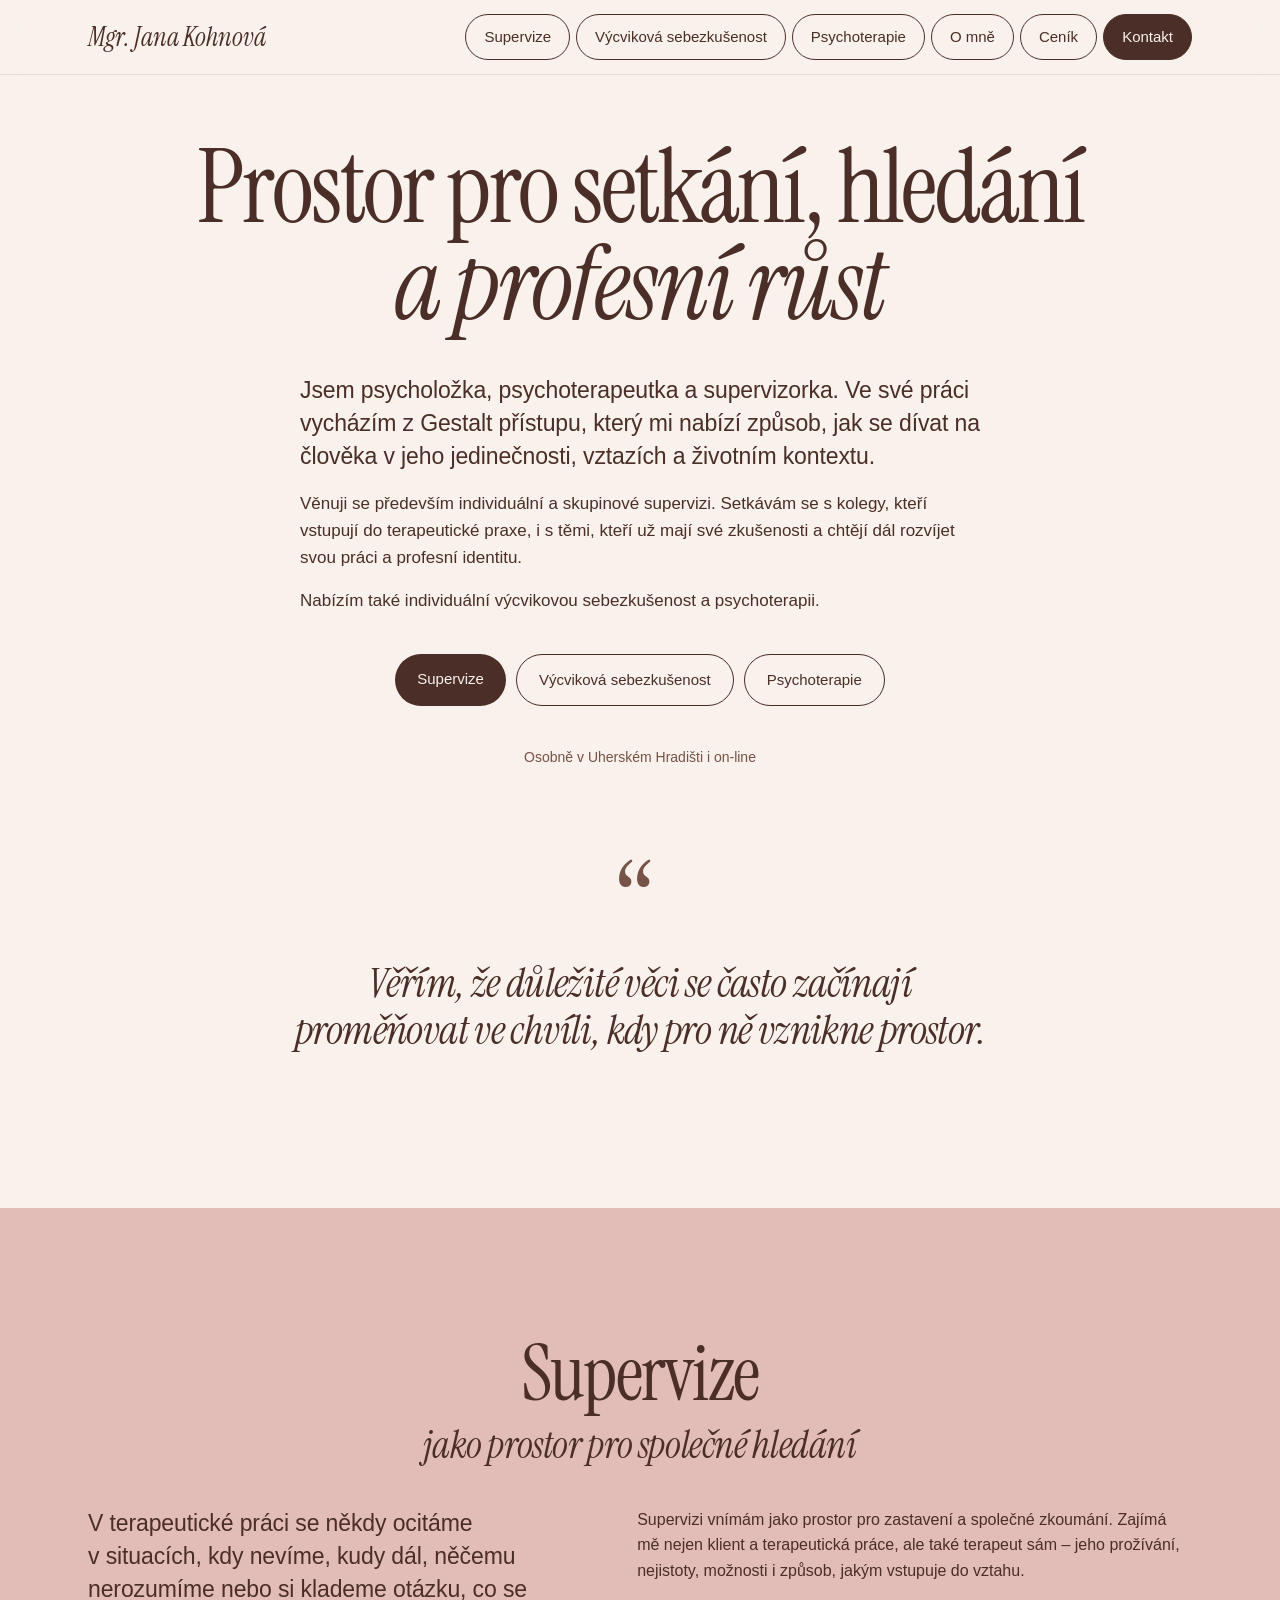
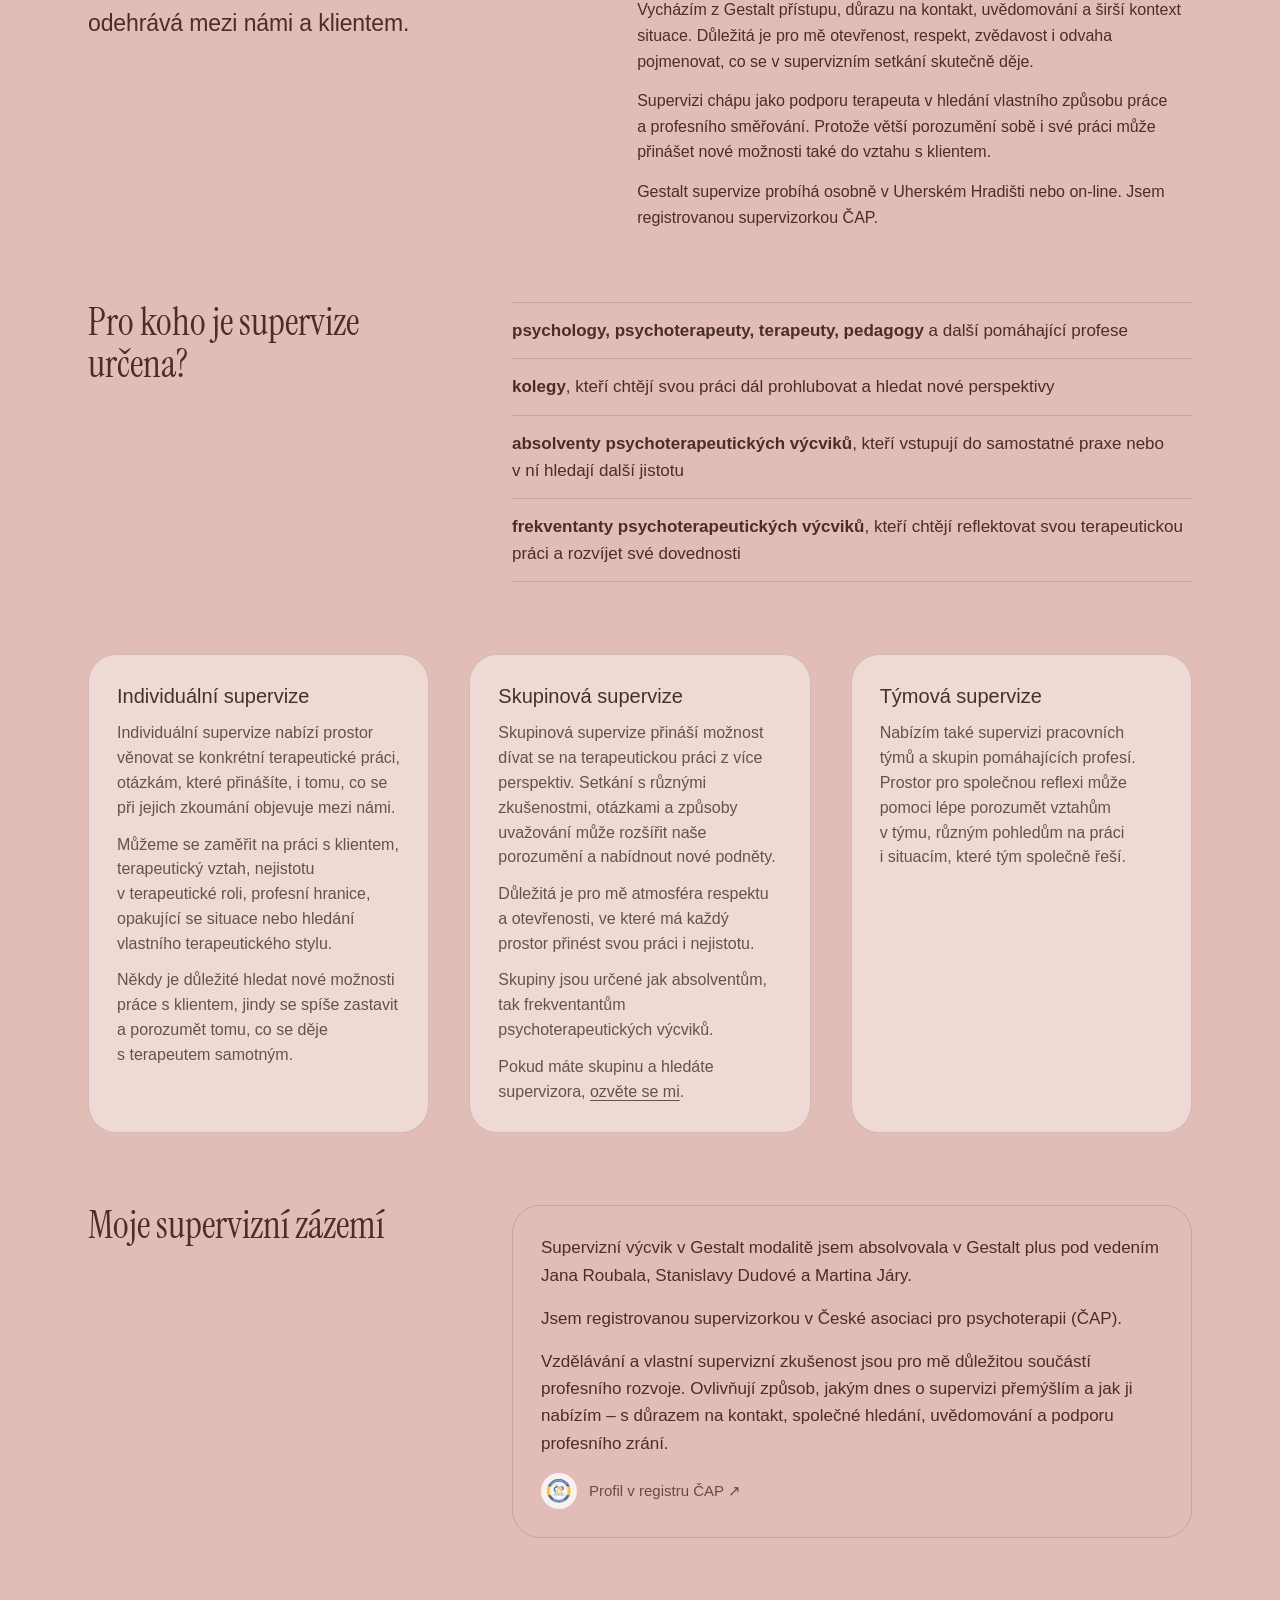
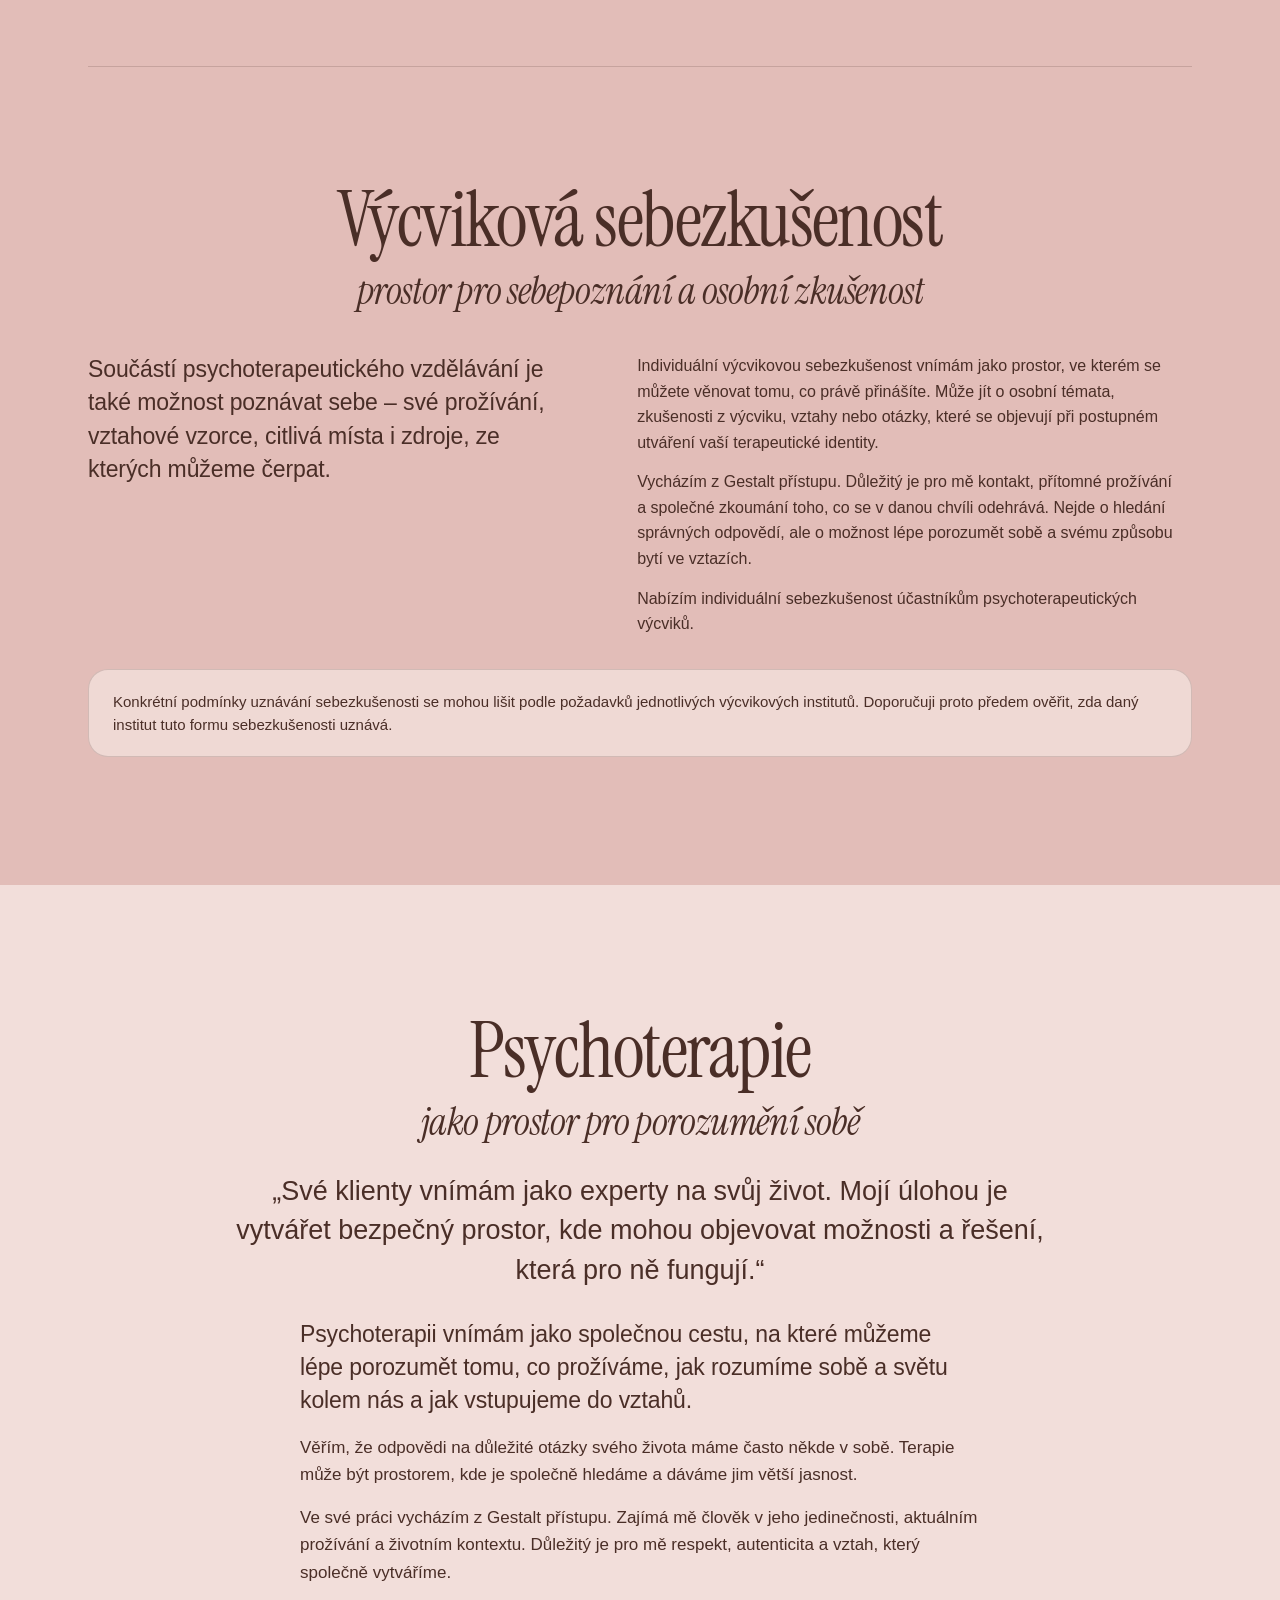
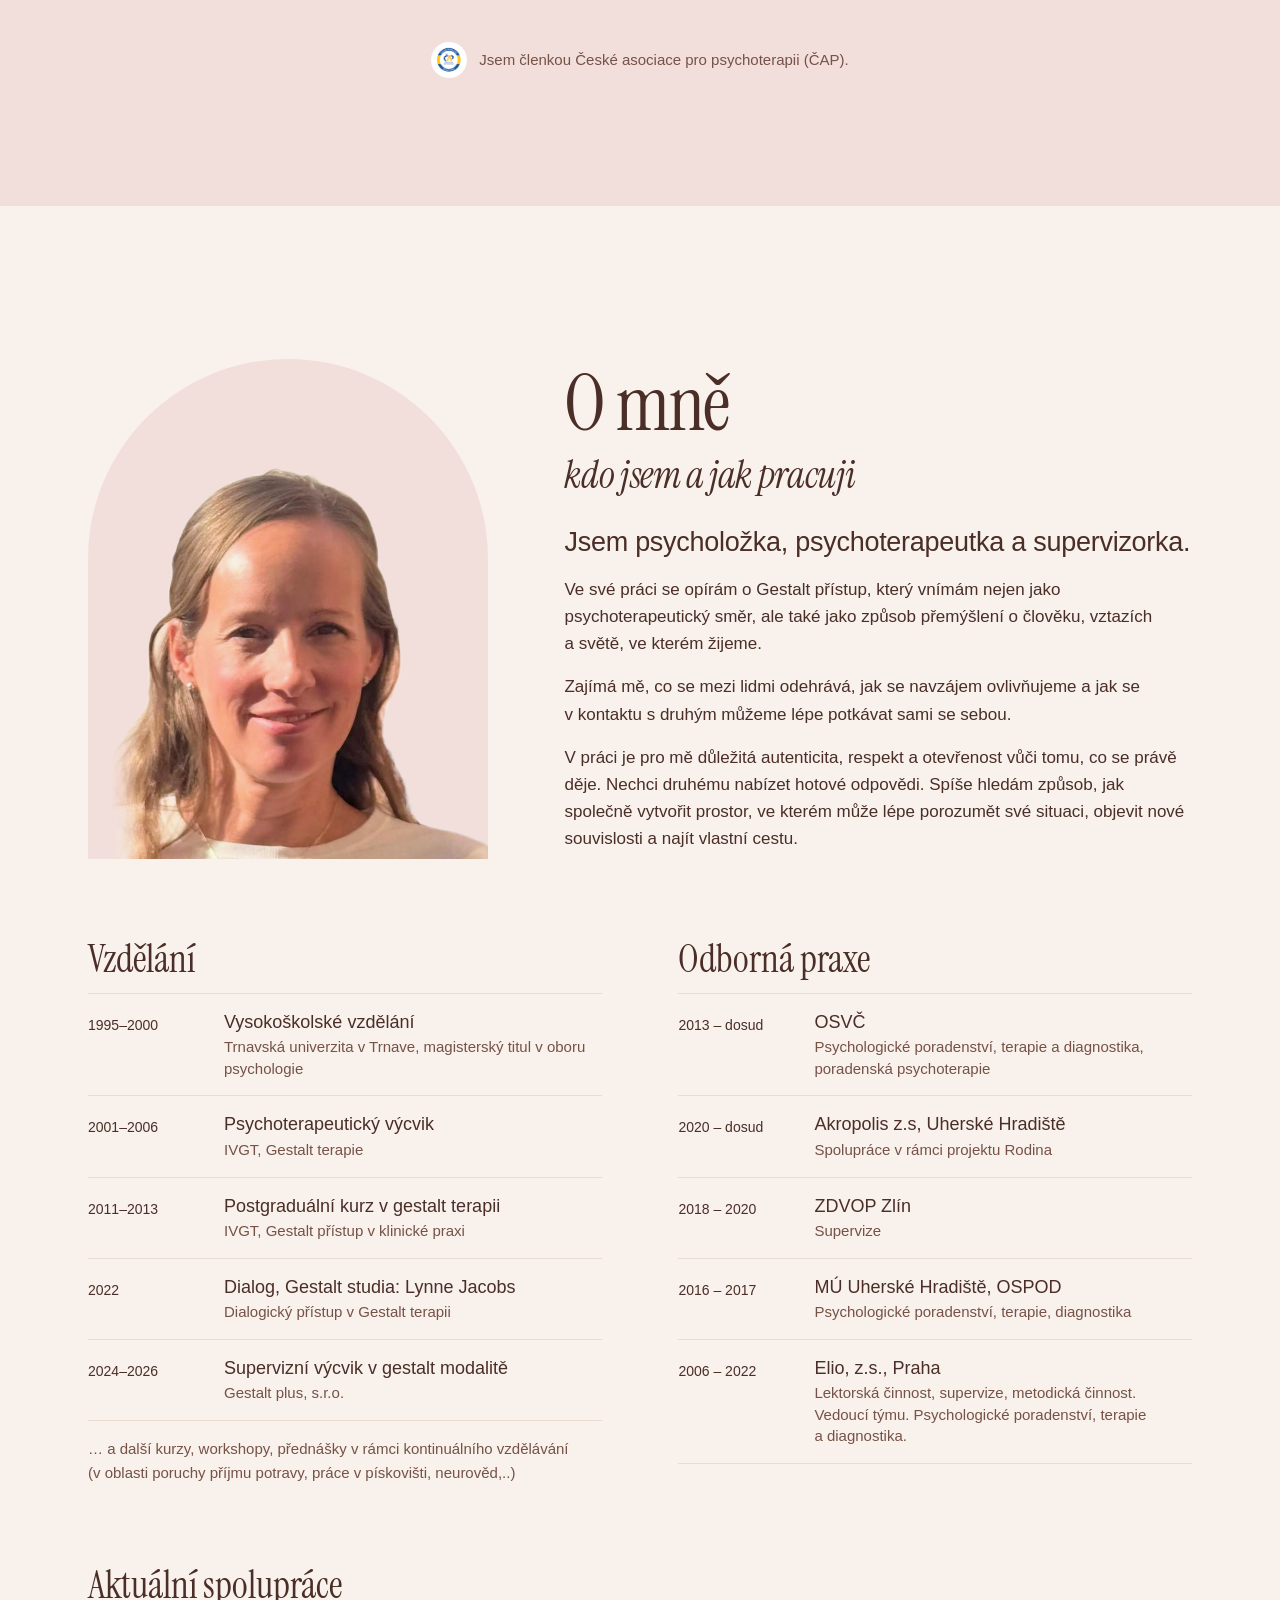
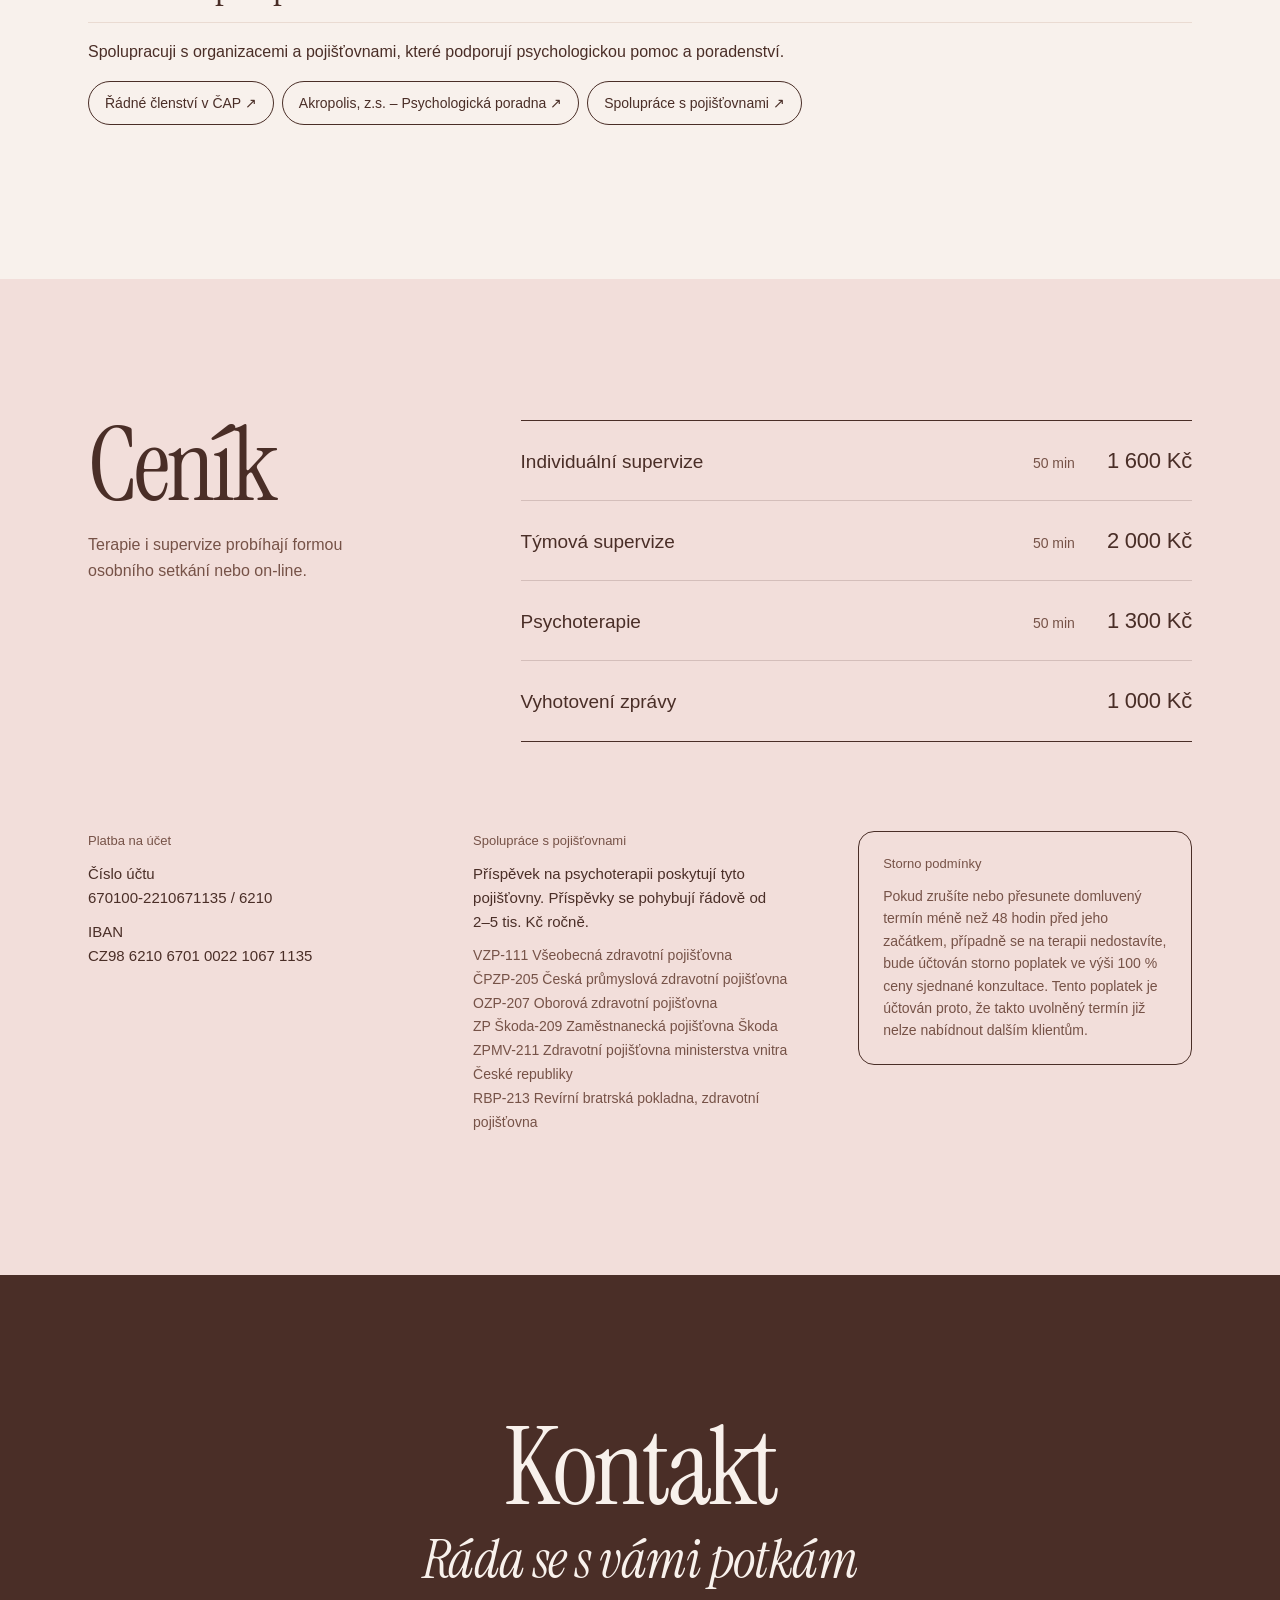
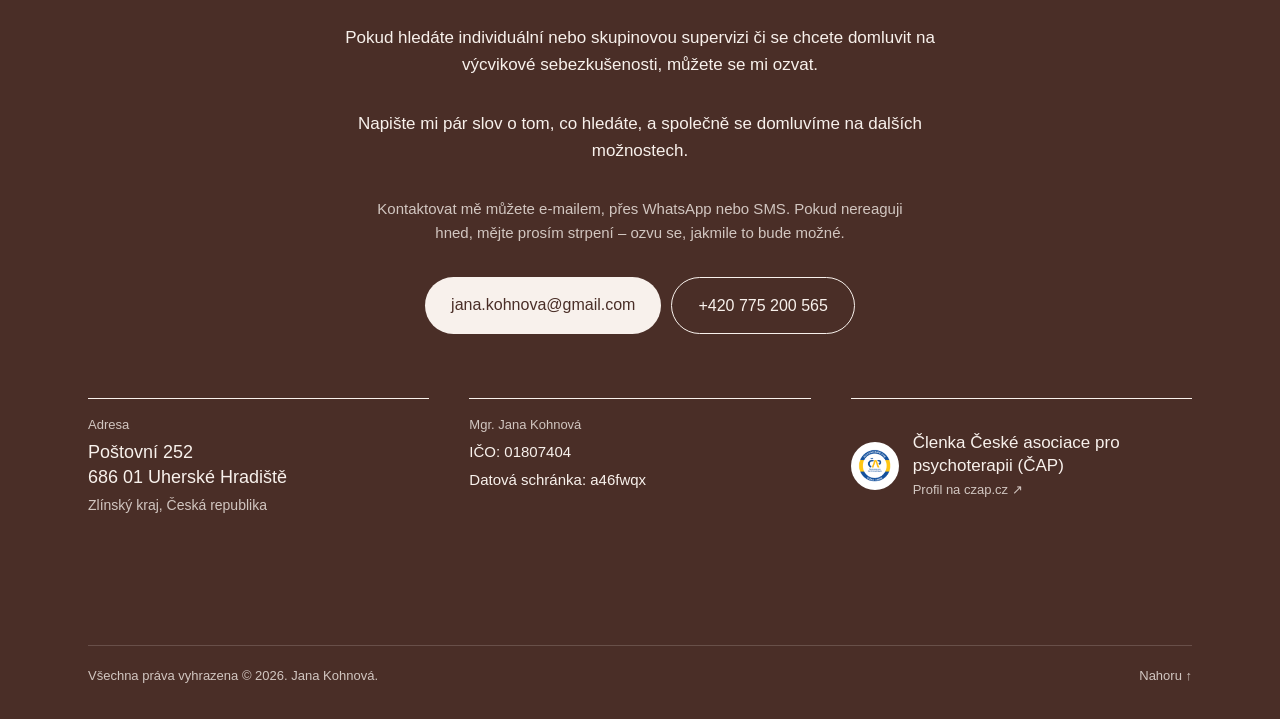
<file: o-mne.html>
<!DOCTYPE html>
<html lang="cs">
<head>
<meta charset="utf-8">
<title>O mně – Mgr. Jana Kohnová</title>
<meta http-equiv="refresh" content="0; url=index.html#omne">
<link rel="canonical" href="https://janakohnova.cz/#omne">
<script>location.replace('index.html#omne')</script>
</head>
<body>
<p><a href="index.html#omne">O mně – pokračovat na janakohnova.cz</a></p>
</body>
</html>
</file>
<file: index.css>
body {
  margin: 0;
  font-family: var(--font-body);

  color: #23281C;
}

.navbar {
  display: flex;
  /* Použije flexbox */
  justify-content: flex-end;
  /* Přesune prvky na konec řádku */
  align-items: center;
  background: #F5F4E6;
  padding: 32px 60px 0 60px;
  position: relative;
  /* Udrží navigační prvky na jednom místě */
  z-index: 1000;
  gap: 20px;
  /* Přidá mezery mezi prvky, pokud jich je více v řadě */
}

.nav-center {
  position: absolute;
  /* Vytáhne `.nav-center` z toku dokumentu */
  left: 50%;
  transform: translateX(-50%);
  /* Vycentruje menu horizontálně */
  display: flex;
  align-items: center;
  gap: 18px;
  top: 60px;
  /* Nastaví vertikální pozici */
}


.nav-center a {
  text-decoration: none;
  color: #23281C;
  font-size: 1.05rem;
  padding: 12px 10px;
  border-radius: 24px;
  border: 1.5px solid transparent;
  font-weight: 400;
  background: none;
  transition: border 0.2s, background 0.2s;
  white-space: nowrap;
  display: inline-block;
  min-width: 120px;
  text-align: center;
}

.nav-center a.nav-logo,
.nav-center a.nav-active {
  border: 1.5px solid #23281C;

  background: #F5F4E6;
}

.nav-center a:hover {
  border: 1px solid black;
  background: #F5F4E6;
}

.nav-right {
  position: absolute;
  /* Vytáhne `.nav-right` z toku dokumentu */
  right: 60px;
  top: 60px;
  /* Nastaví vertikální pozici */
}


.nav-right .cta-btn {
  background: #23281C;
  color: #fff;
  border-radius: 24px;
  padding: 12px 18px;
  text-decoration: none;
  font-size: 1.05rem;

  border: none;
  box-shadow: 0 2px 8px rgba(0, 0, 0, 0.1);
  white-space: nowrap;
  display: inline-block;
  min-width: 120px;
  text-align: center;
}

.nav-right .cta-btn:hover {
  background: #3a4a2a;
}

.main-hero {
  text-align: center;
  padding: 60px 16px 0px 16px;
  background: #F5F4E6;
  display: flex;
  flex-direction: column;
  align-items: center;
  justify-content: center;
  min-height: 60vh;
  font-family: var(--font-body);
  position: relative;
}

.main-title {
  font-family: var(--font-body);
  font-size: 2.5rem;
  font-weight: 400;
  line-height: 1.3;
  margin: 100px 0 20px 0;
  letter-spacing: -0.5px;
  text-align: center;
  color: #323522;
}

.main-subtitle {
  font-size: 1.8rem;
  font-family: var(--font-body);
  font-weight: 500;
  line-height: 1.8125rem;

  margin: 0 0 32px 0;
  text-align: center;
  color: #323522;
}

.hero-svg-icon {
  margin: 24px auto 0 auto;
  display: flex;
  justify-content: center;
  align-items: center;
  height: 50px;
  padding: 4em 1em;
}

.hero-svg-icon svg {
  display: block;
  margin: 0 auto;
  width: 250px;
  height: 250px;
  padding: 5em;
}



.wave {
  display: block;
  width: 100%;
  height: 120px;
  margin: 0;
  padding: 0;
  position: relative;
  z-index: 1;
}

.section-green {
  background: #B8C2A7;
  padding: 20px 16px 40px 16px;
  text-align: center;
  position: relative;
  margin-top: -60px;
  display: flex;
  flex-direction: column;
  align-items: center;
  justify-content: center;
  min-height: 60vh;
}

.section-green h2 {
  font-size: 2.5rem;
  padding-bottom: 24px;
  font-family: var(--font-body);
  font-weight: 600;
  color: #23281C;
  font-family: var(--font-body);

  font-weight: 500;
  line-height: 1.8125rem;
  text-align: center
}

.section-green p {
  margin: 0px 0 16px 0;
  font-size: 1.13rem;
  line-height: 1.7;
  text-align: right !important;

}

.section-icon {
  font-size: 2.2rem;
  margin: 32px 0 0 0;
  text-align: center;
}

.section-brown {
  background: #CDC5B0;
  padding: 20px 16px 40px 16px;
  text-align: center;
  position: relative;
  margin-top: -60px;
  min-height: 60vh;
  display: flex;
  flex-direction: column;
  align-items: center;
  justify-content: center;
}

.section-beige {
  background: #E6E3D2;
  padding: 80px 16px 90px 16px;
  text-align: center;
  position: relative;
  margin-top: -60px;
  min-height: 60vh;
  display: flex;
  flex-direction: column;
  align-items: center;
  justify-content: center;
}



.section-brown h2 {

  font-size: 2.2rem;
  margin-bottom: 28px;
  text-align: center;
  font-family: var(--font-body);

  font-weight: 500;
  line-height: 1.8125rem;
}



.section-brown p,
.section-brown ul {
  max-width: 700px;
  margin: 0 auto 20px auto;
  font-size: 1.1rem;
  line-height: 1.75;
  text-align: left;
}

.section-beige p,
.section-beige ul {
  max-width: 700px;
  margin: 0 auto 20px auto;
  font-size: 1.1rem;
  line-height: 1.75;
  text-align: left;
  justify-content: left;
  align-items: left;

}

.hamburger {
  display: none;
  flex-direction: column;
  cursor: pointer;
  padding: 10px;
  z-index: 1001;
  position: relative;
}

.hamburger span {
  width: 25px;
  height: 3px;
  background: #23281C;
  margin: 3px 0;
  transition: 0.3s;
  border-radius: 2px;
}

.hamburger.active span:nth-child(1) {
  transform: rotate(-45deg) translate(-5px, 6px);
}

.hamburger.active span:nth-child(2) {
  opacity: 0;
}

.hamburger.active span:nth-child(3) {
  transform: rotate(45deg) translate(-5px, -6px);
}


.mobile-menu {
  display: none;
  position: fixed;
  top: 0;
  left: 0;
  width: 100%;
  height: 100vh;
  background: #F5F4E6;
  z-index: 999;
  flex-direction: column;
  justify-content: center;
  align-items: center;
  gap: 30px;
}

body.menu-open {
  overflow: hidden;
}

.mobile-menu a {
  text-decoration: none;
  color: #23281C;
  font-size: 1.5rem;
  padding: 15px 30px;
  border-radius: 24px;
  border: 1.5px solid transparent;
  font-weight: 400;
  transition: border 0.2s, background 0.2s;
  text-align: center;
  min-width: 200px;
}

.mobile-menu a.nav-logo,
.mobile-menu a.nav-active {
  border: 1.5px solid #23281C;

  background: #F5F4E6;
}

.mobile-menu a:hover {
  border: 1px solid black;
  background: #F5F4E6;
}

.mobile-menu .cta-btn {
  background: #23281C;
  color: #fff;
  border-radius: 24px;
  padding: 15px 30px;
  text-decoration: none;
  font-size: 1.5rem;

  border: none;
  box-shadow: 0 2px 8px rgba(0, 0, 0, 0.1);
  min-width: 200px;
  text-align: center;
}

.mobile-menu .cta-btn:hover {
  background: #3a4a2a;
}


button,
input[type="submit"] {
  box-shadow: 0 2px 8px rgba(0, 0, 0, 0.1);
  transition: box-shadow 0.2s ease;
}

button:hover,
input[type="submit"]:hover {
  box-shadow: 0 4px 12px rgba(0, 0, 0, 0.15);
}

@media (max-width: 1200px) {
  .navbar {
    flex-direction: column;
    align-items: stretch;
    padding: 18px 10px 0 10px;
  }

  .nav-center {
    justify-content: center;
    gap: 8px;
    margin-bottom: 8px;
    flex: none;
  }

  .nav-center a {
    min-width: 100px;
    padding: 10px 20px;
    font-size: 1rem;
  }

  .nav-right {
    margin-left: 0;
    margin-top: 10px;
    display: flex;
    justify-content: center;
  }

  .nav-right .cta-btn {
    min-width: 100px;
    padding: 10px 20px;
    font-size: 1rem;
  }

  .main-title {
    font-size: 2rem;
  }

  .main-hero {
    padding: 40px 8px 24px 8px;
  }



  .section-green p {
    font-size: 1rem;
  }


  .section-beige p,
  .section-beige ul {
    font-size: 1rem;
  }

  .hamburger {
    position: fixed !important;
    display: flex;
    position: absolute;
    right: 20px;
    top: 20px;
  }

  .nav-center {
    display: none;
  }

  .nav-right {
    display: none;
  }

  .mobile-menu.active {
    display: flex;
  }
}


.main-hero * {
  opacity: 0;
  animation: fadeInUp 0.8s ease-out forwards;
}


.main-title {
  animation-delay: 0.2s;
}

.main-subtitle {
  animation-delay: 0.4s;
}

.hero-svg-icon {
  animation-delay: 0.6s;
}

/* Fade-in animation keyframes */
@keyframes fadeInUp {
  0% {
    opacity: 0;
    transform: translateY(20px);
  }

  100% {
    opacity: 1;
    transform: translateY(0);
  }
}

/* Enhanced hover effects */
.main-title:hover {
  transform: scale(1.02);
  transition: transform 0.3s ease;
}

.main-subtitle:hover {
  transform: translateY(-2px);
  transition: transform 0.3s ease;
}

.hero-svg-icon:hover {

  transition: transform 0.3s ease;
}


.main-title,
.main-subtitle,
.hero-svg-icon {
  transition: all 0.3s ease;
}


@media (prefers-reduced-motion: reduce) {

  .animate-fade-in,
  .animate-slide-up,
  .animate-float,
  .hero-entrance,
  .particle,
  .float {
    animation: none;
    transition: none;
    opacity: 1;
    transform: none;
  }
}

.section-content {
  max-width: 700px;
  width: 100%;
  margin: 0 auto;
  text-align: left;
}

.section-content p {
  text-align: justify !important;
  font-family: var(--font-body);
  font-size: calc(13px + (21 - 14) * ((100vw - 375px) / (1600 - 375)));
  line-height: 2.1;
  color: #23281C;
  margin-bottom: 50px;


}

.section-content h3 {
  text-align: left !important;
  margin-left: 0;
  margin-right: auto;
  font-size: calc(15px + (21 - 14) * ((100vw - 375px) / (1600 - 375)));
  font-family: var(--font-body);
  font-weight: 500;
  line-height: 1.8125rem;
  color: #23281C;
  margin-bottom: 10px;

}

.section-content ul li strong {
  color: #2d3121;

  font-weight: 500;
}

.section-content ul li {
  padding-bottom: 10px;
  font-size: calc(11px + (21 - 14) * ((100vw - 375px) / (1600 - 375)));
  font-family: var(--font-body);
  font-style: normal;
  font-weight: 500;
  line-height: 150%;
}

#scrollUpBtn {
  position: fixed;
  right: 3%;
  bottom: 5%;
  z-index: 999;
  background: none;
  height: 64px;
  width: 64px;
  border: none;
  outline: none;
  cursor: pointer;
  padding: 0;
  border-radius: 50%;
  box-shadow: 0 4px 16px rgba(44, 50, 33, 0.4);
  transition: transform 0.2s, box-shadow 0.2s;
  opacity: 0;
  pointer-events: none;
}

#scrollUpBtn svg {
  width: 40px;
  height: 40px;
  transition: filter 0.3s;
  display: block;
  margin-left: auto;
  margin-right: auto;
}


#scrollUpBtn {
  --btn-bg: #B8C2A7;
  --btn-fg: #23281C;
  background: #F5F4E6;
  filter: hue-rotate(50deg);
}

#scrollUpBtn svg {
  width: 40px;
  height: 40px;
  display: block;
  margin-left: auto;
  margin-right: auto;
}



#scrollUpBtn:hover {
  background: #F5F4E6;
  transform: scale(1.12);

}

#scrollUpBtn.show {
  opacity: 1;
  pointer-events: auto;
}


@media (max-width: 768px) {
  .hero-svg-icon svg {
    width: 200px;
    height: 200px;
  }

  .particle {
    width: 3px;
    height: 3px;
  }

  .animate-slide-up {
    transform: translateY(20px);
  }

  .hero-entrance {
    animation-duration: 1s;
  }

  .section-content {
    padding: 48px 25px 40px 25px;
    width: auto;
  }

  .section-content p {
    text-align: justify !important;
    -webkit-hyphens: auto;
    -ms-hyphens: auto;
    hyphens: auto;
    overflow-wrap: anywhere;
    word-break: normal;
    text-justify: inter-word;
    word-spacing: normal;
    font-size: 15px;
  }

  .section-content .center-cap-text {
    text-align: center !important;
    margin-left: 20px !important;
    margin-right: 20px !important;
    
  }

  .section-content h3 {
    text-align: justify !important;
    -webkit-hyphens: auto;
    -ms-hyphens: auto;
    hyphens: auto;
    overflow-wrap: anywhere;
    word-break: normal;
    text-justify: inter-word;
    word-spacing: normal;
    font-size: 18px;
    line-height: 1.6;
    margin-bottom: 20px;
  }

  .section-content ul {
    padding-left: 5%;

    word-spacing: normal;
  }

  .section-content ul li {
    font-size: 14px;
    line-height: 1.6;
    padding-bottom: 8px;

  }
}

.footer {
  text-align: center;
  padding: 16px 0px 16px 0;
  background: #CDC5B0;
}

.footer-text {
  font-size: 0.9rem;
  color: #23281C;
  font-family: var(--font-body);
}

@media (max-width: 768px) {
  .footer-text {
    font-size: 0.8rem;
  }

  .center-cap-text {
    text-align: center !important;
    display: flex;
    justify-content: center;
    align-items: center;
    padding: 0 !important;
    margin: 0 !important;
    ;
  }
}

@media (max-width: 480px) {
  .footer-text {
    font-size: 0.7rem;
  }
}


.hero-subnav {
  margin-top: 4rem;
  display: flex;
  flex-direction: column;
  gap: 0.5rem;
  justify-content: center;
  font-size: 1rem;
  font-family: var(--font-body);
  opacity: 0;
  transform: translateY(20px);
  animation: fadeInUp 0.4s ease-out forwards;
  animation-delay: 1s;
}

.hero-subnav a {
  color: rgba(120, 120, 120, 0.55);
  background: none;
  opacity: 1;
  text-decoration: none;
  padding: 2px 0;
  margin: 0;
  border-radius: 0;
  transition: color 0.3s;
}

.hero-subnav a:hover {
  color: rgba(35, 40, 28, 0.8);
}


@keyframes fadeInUp {
  0% {
    opacity: 0;
    transform: translateY(20px);
  }

  100% {
    opacity: 1;
    transform: translateY(0);
  }
}

.mobile-break {
  display: none;
}

.desktop-and {
  display: inline;
}

@media (max-width: 700px) {
  .mobile-break {
    display: inline;
  }

  .desktop-and {
    display: none;
  }

  .main-title {
    font-size: 2.1rem;
    font-family: var(--font-body);
    font-weight: 400;
    margin: 60px 0 20px 0;
    letter-spacing: var(--btn-fg);
    text-align: center;
    line-height: normal;

    color: #23281C;
  }

  .main-subtitle {
    font-size: 20px;
    padding: 0;
    margin: 0;

  }
}

.cap-photo {
  display: flex;
  justify-content: center;
  align-items: center;
  margin: 0px 0 24px 0;
}

.cap-photo img {
  width: 80px;
  padding: 5px;
  height: auto;
  display: block;
}

.center-cap-text {
  text-align: center !important;
  display: flex;
  justify-content: center;
  align-items: center;
  padding: 0 !important;
  margin: 0 !important;
  ;
}

.section-svg-icon {
  display: flex;
  justify-content: center;
  align-items: center;
  margin: 24px 0;
  width: 100%;
}

.section-svg-icon svg {
  display: block;
  margin: 0 auto;
  max-width: 100%;
  height: auto;
}

.section-svg-icon svg {
  width: 250px !important;
  height: 250px !important;
  max-width: 100%;
  display: block;
  margin: 0 auto;
  padding: 0;
}

.fixed-logo {
  position: fixed;
  top: 50px;
  left: 3%;
  width: 55px;
  height: 55px;
  z-index: 1100;
  display: inline-flex;
  align-items: center;
  justify-content: center;
  background: #23281C;
  border-radius: 50%;
  box-shadow: 0 4px 12px rgba(36, 40, 28, 0.12);
  padding: 12px;
  box-sizing: border-box;
}

.fixed-logo:hover {
  background: #3a4a2a;
}

@media (max-width: 768px) {
  .center-cap-text {
    text-align: right !important;
    padding: 0 !important;
    margin: 0 !important;
  }

  .fixed-logo {
    top: 15px;
  }

  .section-content h2 {
    font-size: 1.5rem;
    line-height: 1.25;
    margin-top: 10px;
  }

  .section-content p {
    font-size: 18px;
    line-height: 1.9;
  }

  .section-content ul li {
    font-size: 15px !important;
    line-height: 1.7;
    padding-bottom: 8px;

  }
}








.section-content h2,
.section-green h2,
.section-brown h2,
.section-beige h2 {
  display: block;
  position: relative;
  text-align: center;
  margin: 0 auto 18px;
  padding-bottom: 12px;
}


.section-green h2::after,

.section-beige h2::after {
  content: "";
  position: absolute;
  left: 50%;
  transform: translateX(-50%);
  bottom: -2px;
  height: 2px;
  width: 35%;
  background: rgba(44, 50, 33, 0.12);
  border-radius: 4px;
}

.section-brown h2::after {
  content: "";
  position: absolute;
  left: 50%;
  transform: translateX(-50%);
  bottom: -2px;
  height: 2px;
  width: 15%;
  background: rgba(44, 50, 33, 0.12);
  border-radius: 4px;
}

@media (max-width: 768px) {

  .section-content h2::after,
  .section-green h2::after,
  .section-brown h2::after,
  .section-beige h2::after {
    height: 2px;
    width: 60%;
  }
}

/* ---- Nadpisy sekcí jako obdélníčky (stejný styl jako tlačítka v menu) ---- */
.section-green h2,
.section-brown h2 {
  display: table;
  margin: 0 auto 32px auto;
  padding: 12px 36px;
  min-width: 160px;
  box-sizing: border-box;
  font-size: 1.5rem;
  font-weight: 400;
  line-height: 1.3;
  color: #23281C;
  text-align: center;
  background: #F5F4E6;
  border: 1.5px solid #23281C;
  border-radius: 24px;
}

.section-green h2::after,
.section-brown h2::after {
  display: none;
}

@media (max-width: 768px) {

  .section-green h2,
  .section-brown h2 {
    font-size: 1.25rem;
    padding: 10px 28px;
  }
}


/* ---- Druhý řádek nadpisu s větší mezerou ---- */
.main-title-line2 {
  display: block;
  margin-top: 22px;
}

/* ---- Vlny výš: méně prázdného místa nad a pod vlnou ---- */
.main-hero {
  min-height: 0;
  padding-bottom: 0;
}

.hero-subnav {
  margin-top: 2rem;
  margin-bottom: 1.5rem;
}

.section-green,
.section-brown {
  min-height: 0;
  justify-content: flex-start;
  padding-top: 0;
  padding-bottom: 60px;
}

.section-green {
  margin-top: -2px;
}

.section-brown {
  margin-top: -2px;
}

.section-brown .section-svg-icon {
  margin-top: 0;
}


/* vlny: bez mezery pod inline SVG (bílé proužky) */
body > svg {
  display: block;
  width: 100%;
  height: auto;
  margin-bottom: -1px;
}

.section-green,
.section-brown {
  padding-top: 30px;
}
</file>
<file: navrh.css>
/* ===========================================================
   NÁVRH – nové rozdělení úvodní stránky (po hero části)
   Paleta: krém #F5F4E6 · šalvěj #B8C2A7 · písek #CDC5B0
           světlý písek #E6E3D2 · tmavá oliva #323522 · text #23281C
   =========================================================== */


:root {
  --cream: #F5F4E6;
  --sage: #B8C2A7;
  --sand: #CDC5B0;
  --sand-light: #E6E3D2;
  --olive: #323522;
  --ink: #23281C;
}

/* ---------- pásy ---------- */
.band {
  position: relative;
  padding: 90px 24px;
  font-family: var(--font-body);
  color: var(--ink);
}

.band--sage  { background: var(--sage); }
.band--light { background: var(--sand-light); }
.band--cream { background: var(--cream); }
.band--sand  { background: var(--sand); padding-bottom: 110px; }
.band--dark  { background: var(--olive); color: var(--cream); }

.band__inner {
  max-width: 1080px;
  margin: 0 auto;
}

/* ---------- vlnové předěly ---------- */
.divider {
  display: block;
  line-height: 0;
  margin-top: -1px;
  margin-bottom: -1px;
}

.divider svg {
  display: block;
  width: 100%;
  height: clamp(50px, 7vw, 100px);
}

/* ---------- nadpisy ---------- */
.band-title {
  margin: 0 0 28px 0;
  font-family: var(--font-body);
  font-weight: 300;
  font-size: clamp(2rem, 4.2vw, 3.1rem);
  line-height: 1.15;
  letter-spacing: 0.01em;
  text-align: left;
  color: inherit;
}

.band-title--center {
  text-align: center;
  margin-bottom: 52px;
}

/* tenká linka pod nadpisem */
.band-title::after {
  content: "";
  display: block;
  width: 64px;
  height: 2px;
  margin-top: 20px;
  background: currentColor;
  opacity: 0.35;
}

.band-title--center::after {
  margin-left: auto;
  margin-right: auto;
}

/* ---------- dvousloupcové rozdělení ---------- */
.split {
  display: grid;
  grid-template-columns: 1.15fr 0.85fr;
  gap: clamp(32px, 6vw, 96px);
  align-items: center;
}

.split--reverse {
  grid-template-columns: 0.85fr 1.15fr;
}

.split__text {
  max-width: 560px;
}

.body-text {
  margin: 0 0 24px 0;
  font-size: 1.12rem;
  line-height: 1.85;
  text-align: left;
}

/* citát */
.pull-quote {
  position: relative;
  margin: 0 0 32px 0;
  padding: 4px 0 4px 28px;
  font-size: 1.3rem;
  font-weight: 300;
  font-style: italic;
  line-height: 1.6;
  border-left: 2px solid rgba(35, 40, 28, 0.35);
}

/* ---------- oblouk s ilustrací ---------- */
.split__art {
  display: flex;
  justify-content: center;
}

.arch {
  position: relative;
  width: min(360px, 100%);
  aspect-ratio: 3 / 4;
  display: grid;
  place-items: center;
  background: var(--sand-light);
  border-radius: 999px 999px 28px 28px;
}

/* posunutý obrys oblouku */
.arch::before {
  content: "";
  position: absolute;
  inset: 0;
  transform: translate(16px, 16px);
  border: 1.5px solid currentColor;
  border-radius: 999px 999px 28px 28px;
  opacity: 0.45;
  pointer-events: none;
}

.arch img {
  position: relative;
  width: 78%;
  height: auto;
  display: block;
  /* ilustrace má bílé pozadí – splyne s barvou oblouku */
  mix-blend-mode: multiply;
}

.band--sage .arch {
  background: var(--cream);
  color: var(--ink);
}

.arch--cream {
  background: var(--cream);
  color: var(--cream);
}

/* ---------- odznak ČAP ---------- */
.cap-badge {
  display: inline-flex;
  align-items: center;
  gap: 14px;
  padding: 10px 22px 10px 12px;
  border: 1.5px solid var(--ink);
  border-radius: 999px;
  background: var(--cream);
  color: var(--ink);
  font-size: 0.98rem;
  line-height: 1.4;
}

.cap-badge img {
  width: 46px;
  height: 46px;
  object-fit: contain;
  flex: none;
}

/* ---------- mřížka "s čím se na mě můžete obrátit" ---------- */
.help-grid {
  display: grid;
  grid-template-columns: repeat(3, 1fr);
  list-style: none;
  margin: 0;
  padding: 0;
}

.help-grid li {
  padding: 34px 32px;
  text-align: center;
  font-size: 1.1rem;
  line-height: 1.6;
  display: flex;
  align-items: center;
  justify-content: center;
}

/* svislé dělicí linky mezi sloupci */
.help-grid li:not(:nth-child(3n + 1)) {
  border-left: 1.5px solid rgba(35, 40, 28, 0.28);
}

/* vodorovná linka mezi řádky */
.help-grid li:nth-child(-n + 3) {
  border-bottom: 1.5px solid rgba(35, 40, 28, 0.28);
}

/* ---------- karty ---------- */
.cards {
  display: grid;
  gap: 24px;
}

.cards--three { grid-template-columns: repeat(3, 1fr); }
.cards--two   { grid-template-columns: repeat(2, 1fr); }

.card {
  position: relative;
  padding: 36px 30px 34px 30px;
  border: 1.5px solid var(--ink);
  border-radius: 28px;
  background: transparent;
}

.card--fill {
  background: var(--cream);
}

.card__num {
  display: block;
  margin-bottom: 18px;
  font-size: 0.95rem;
  letter-spacing: 0.18em;
  opacity: 0.55;
}

.card h3 {
  margin: 0 0 12px 0;
  font-family: var(--font-body);
  font-size: 1.3rem;
  font-weight: 700;
  line-height: 1.3;
  text-align: left;
}

.card p {
  margin: 0;
  font-size: 1.05rem;
  line-height: 1.7;
  text-align: left;
}

/* věta "Je určena…" */
.audience {
  max-width: 720px;
  margin: 56px auto 0 auto;
  padding-top: 36px;
  border-top: 1.5px solid rgba(35, 40, 28, 0.28);
  font-size: 1.2rem;
  font-weight: 300;
  line-height: 1.8;
  text-align: center;
}

/* ---------- objevování při posunu ---------- */
.js .reveal {
  opacity: 0;
  transform: translateY(28px);
  transition: opacity 0.8s ease, transform 0.8s ease;
}

.js .reveal.in {
  opacity: 1;
  transform: none;
}

/* ---------- mobil ---------- */
@media (max-width: 860px) {
  .band {
    padding: 64px 20px;
  }

  .band--sand {
    padding-bottom: 80px;
  }

  .split,
  .split--reverse {
    grid-template-columns: 1fr;
    gap: 44px;
  }

  /* ilustrace nad textem */
  .split--reverse .split__art,
  .split .split__art {
    order: -1;
  }

  .split__text {
    max-width: none;
  }

  .arch {
    width: min(250px, 70%);
  }

  .body-text { font-size: 1.05rem; }
  .pull-quote { font-size: 1.15rem; padding-left: 20px; }

  .help-grid {
    grid-template-columns: 1fr;
  }

  .help-grid li {
    padding: 24px 12px;
  }

  .help-grid li:not(:nth-child(3n + 1)) {
    border-left: none;
  }

  .help-grid li:nth-child(-n + 3) {
    border-bottom: none;
  }

  .help-grid li:not(:last-child) {
    border-bottom: 1.5px solid rgba(35, 40, 28, 0.28);
  }

  .cards--three,
  .cards--two {
    grid-template-columns: 1fr;
    gap: 18px;
  }

  .card { padding: 28px 24px; }
  .audience { font-size: 1.08rem; margin-top: 40px; padding-top: 28px; }

  .band-title--center { margin-bottom: 36px; }
}

@media (prefers-reduced-motion: reduce) {
  .js .reveal { opacity: 1; transform: none; transition: none; }
}
</file>
<file: fonty.css>
/* ===========================================================
   FONTY – jediné místo, kde se mění písmo celého webu
   • texty, menu, tlačítka: Helvetica (systémová)
   • nadpisy: ručně psané písmo Caveat (uložené přímo na webu)
   Chceš jiné písmo na nadpisy? Stačí změnit --font-heading níže.
   =========================================================== */

@font-face {
  font-family: 'Caveat';
  font-style: normal;
  font-weight: 400;
  font-display: swap;
  src: url('fonts/caveat-latin-400-normal.woff2') format('woff2');
  unicode-range: U+0000-00FF, U+0131, U+0152-0153, U+02BB-02BC, U+02C6, U+02DA, U+02DC, U+2000-206F, U+20AC, U+2122, U+2191, U+2193, U+2212, U+2215, U+FEFF, U+FFFD;
}

@font-face {
  font-family: 'Caveat';
  font-style: normal;
  font-weight: 400;
  font-display: swap;
  src: url('fonts/caveat-latin-ext-400-normal.woff2') format('woff2');
  unicode-range: U+0100-02BA, U+02BD-02C5, U+02C7-02CC, U+02CE-02D7, U+02DD-02FF, U+0304, U+0308, U+0329, U+1D00-1DBF, U+1E00-1E9F, U+1EF2-1EFF, U+2020, U+20A0-20AB, U+20AD-20C0, U+2113, U+2C60-2C7F, U+A720-A7FF;
}

@font-face {
  font-family: 'Caveat';
  font-style: normal;
  font-weight: 700;
  font-display: swap;
  src: url('fonts/caveat-latin-700-normal.woff2') format('woff2');
  unicode-range: U+0000-00FF, U+0131, U+0152-0153, U+02BB-02BC, U+02C6, U+02DA, U+02DC, U+2000-206F, U+20AC, U+2122, U+2191, U+2193, U+2212, U+2215, U+FEFF, U+FFFD;
}

@font-face {
  font-family: 'Caveat';
  font-style: normal;
  font-weight: 700;
  font-display: swap;
  src: url('fonts/caveat-latin-ext-700-normal.woff2') format('woff2');
  unicode-range: U+0100-02BA, U+02BD-02C5, U+02C7-02CC, U+02CE-02D7, U+02DD-02FF, U+0304, U+0308, U+0329, U+1D00-1DBF, U+1E00-1E9F, U+1EF2-1EFF, U+2020, U+20A0-20AB, U+20AD-20C0, U+2113, U+2C60-2C7F, U+A720-A7FF;
}

:root {
  --font-body: "Helvetica Neue", Helvetica, Arial, sans-serif;
  --font-heading: 'Caveat', 'Segoe Script', 'Bradley Hand', cursive;
}

body,
button,
input,
textarea {
  font-family: var(--font-body);
}

/* ---------- nadpisy: ručně psané písmo ---------- */
h1,
h2,
h3 {
  font-family: var(--font-heading) !important;
  letter-spacing: 0 !important;
}

h1,
h2 {
  font-weight: 400 !important;
}

h3 {
  font-weight: 700 !important;
}

/* ručně psané písmo je menší, proto o něco větší velikosti nadpisů */
h1.main-title {
  font-size: clamp(2.8rem, 5.2vw, 4rem) !important;
  line-height: 1.1 !important;
}

h2.main-subtitle {
  font-size: clamp(2rem, 3.2vw, 2.6rem) !important;
  line-height: 1.2 !important;
}

.main-title-line2 {
  margin-top: 6px !important;
}

/* nadpisy v obdélníčcích (živý web) */
.section-green h2,
.section-brown h2,
.section-beige h2,
.price-content h2 {
  font-size: clamp(1.9rem, 3vw, 2.3rem) !important;
  line-height: 1.2 !important;
  padding-top: 8px !important;
  padding-bottom: 10px !important;
}

/* nadpisy bez obdélníčku */
.section-dark h2 {
  font-size: clamp(2.3rem, 4vw, 3rem) !important;
}

.contact-block__title {
  font-size: clamp(2.8rem, 5vw, 3.4rem) !important;
}

.section-content h3,
.card h3,
.price-card h3,
.payment-box h3 {
  font-size: clamp(1.6rem, 2.4vw, 2rem) !important;
  line-height: 1.2 !important;
}

/* nové rozložení (navrh.html) */
.band-title {
  font-size: clamp(2.8rem, 5.4vw, 4.2rem) !important;
  line-height: 1.1 !important;
}

.pull-quote {
  font-family: var(--font-heading);
  font-style: normal;
  font-weight: 400;
  font-size: clamp(1.7rem, 2.6vw, 2.1rem);
  line-height: 1.35;
}

@media (max-width: 860px) {
  .pull-quote {
    font-size: 1.6rem;
  }
}

/* mobil: hlavní nadpis se musí vejít na šířku obrazovky */
@media (max-width: 700px) {
  h1.main-title {
    font-size: 2.15rem !important;
    padding: 0 6px;
  }

  h2.main-subtitle {
    font-size: 1.8rem !important;
  }

  .band-title {
    font-size: 2.5rem !important;
  }
}
</file>
